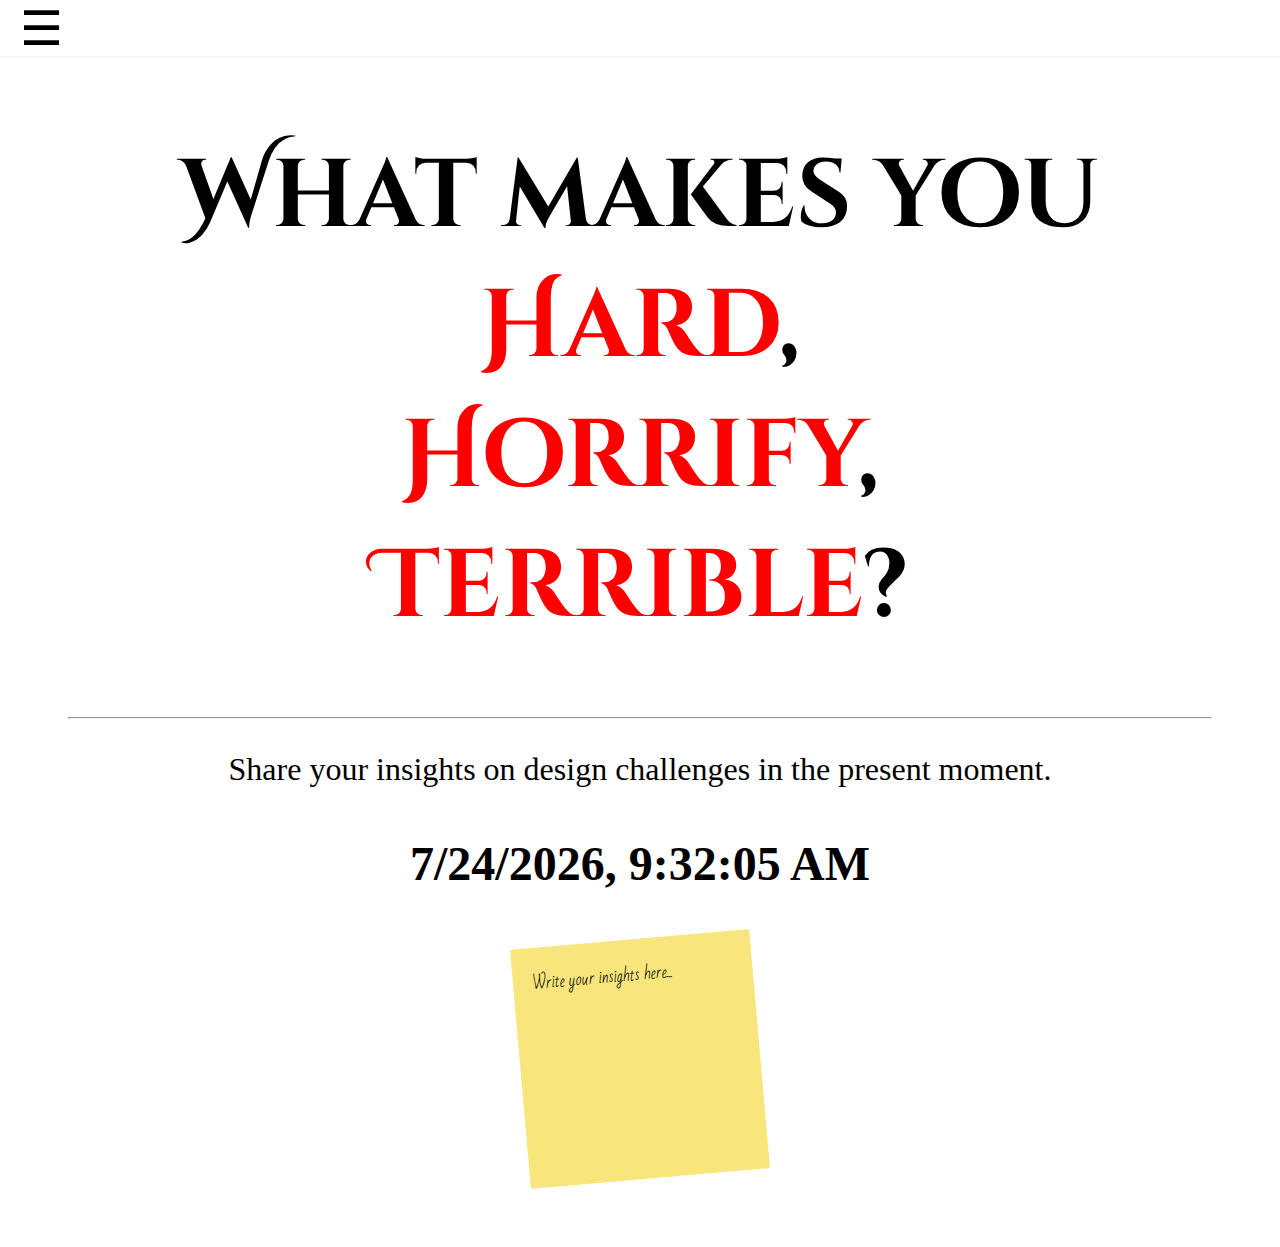
<file: index.html>
<!DOCTYPE html>
<html>
    <head>
        <meta charset="utf-8">
        <meta name="viewport" content="width=device-width, initial-scale=1" />     
        <link rel="stylesheet" href="common.css">
        <link rel="stylesheet" href="landing.css">
        <!--<link rel="stylesheet" href="direction-1.css">
        <link rel="stylesheet" href="direction-2.css">
        <link rel="stylesheet" href="direction-3.css">-->
        <title>What makes you Hard, Horrify, Terrible?</title>
    </head>
    <body>
        <nav class="navbar">
            <input type="checkbox" id="menutoggle" />
            <label for="menutoggle" class="hamburger">&#9776;</label>
            <ul class="menu">
              <li><p><a href="index.html">Home</a></p></li>
              <li><p><a href="hard.html">Hard</a></p></li>
              <li><p><a href="horrify.html">Horrify</a></p></li>
              <li><p><a href="terrible.html">Terrible</a></p></li>
            </ul>
        </nav>
        <div class="middle">
            <h1>What makes you<br>
                <a href="hard.html">Hard</a>,<br>
                <a href="horrify.html">Horrify</a>,<br>
                <a href="terrible.html">Terrible</a>?
            </h1>
        </div>
        
        <hr class="horizontal-line"></span>
        <p class="share">Share your insights on design challenges in the present moment.</p>
        <h3 id="datetime"></h3>
        
        <script> 
            function updateTime() {
            const now = new Date();
            const datetimeElement = document.getElementById('datetime');
                        
            datetimeElement.textContent = now.toLocaleString();
            }

            updateTime();
            setInterval(updateTime, 1000);
        </script>
        <div class="notespace">
            <div class="stickynote" contenteditable="true">
                Write your insights here...
            </div>
        </div>
    </body>
</html>
</file>
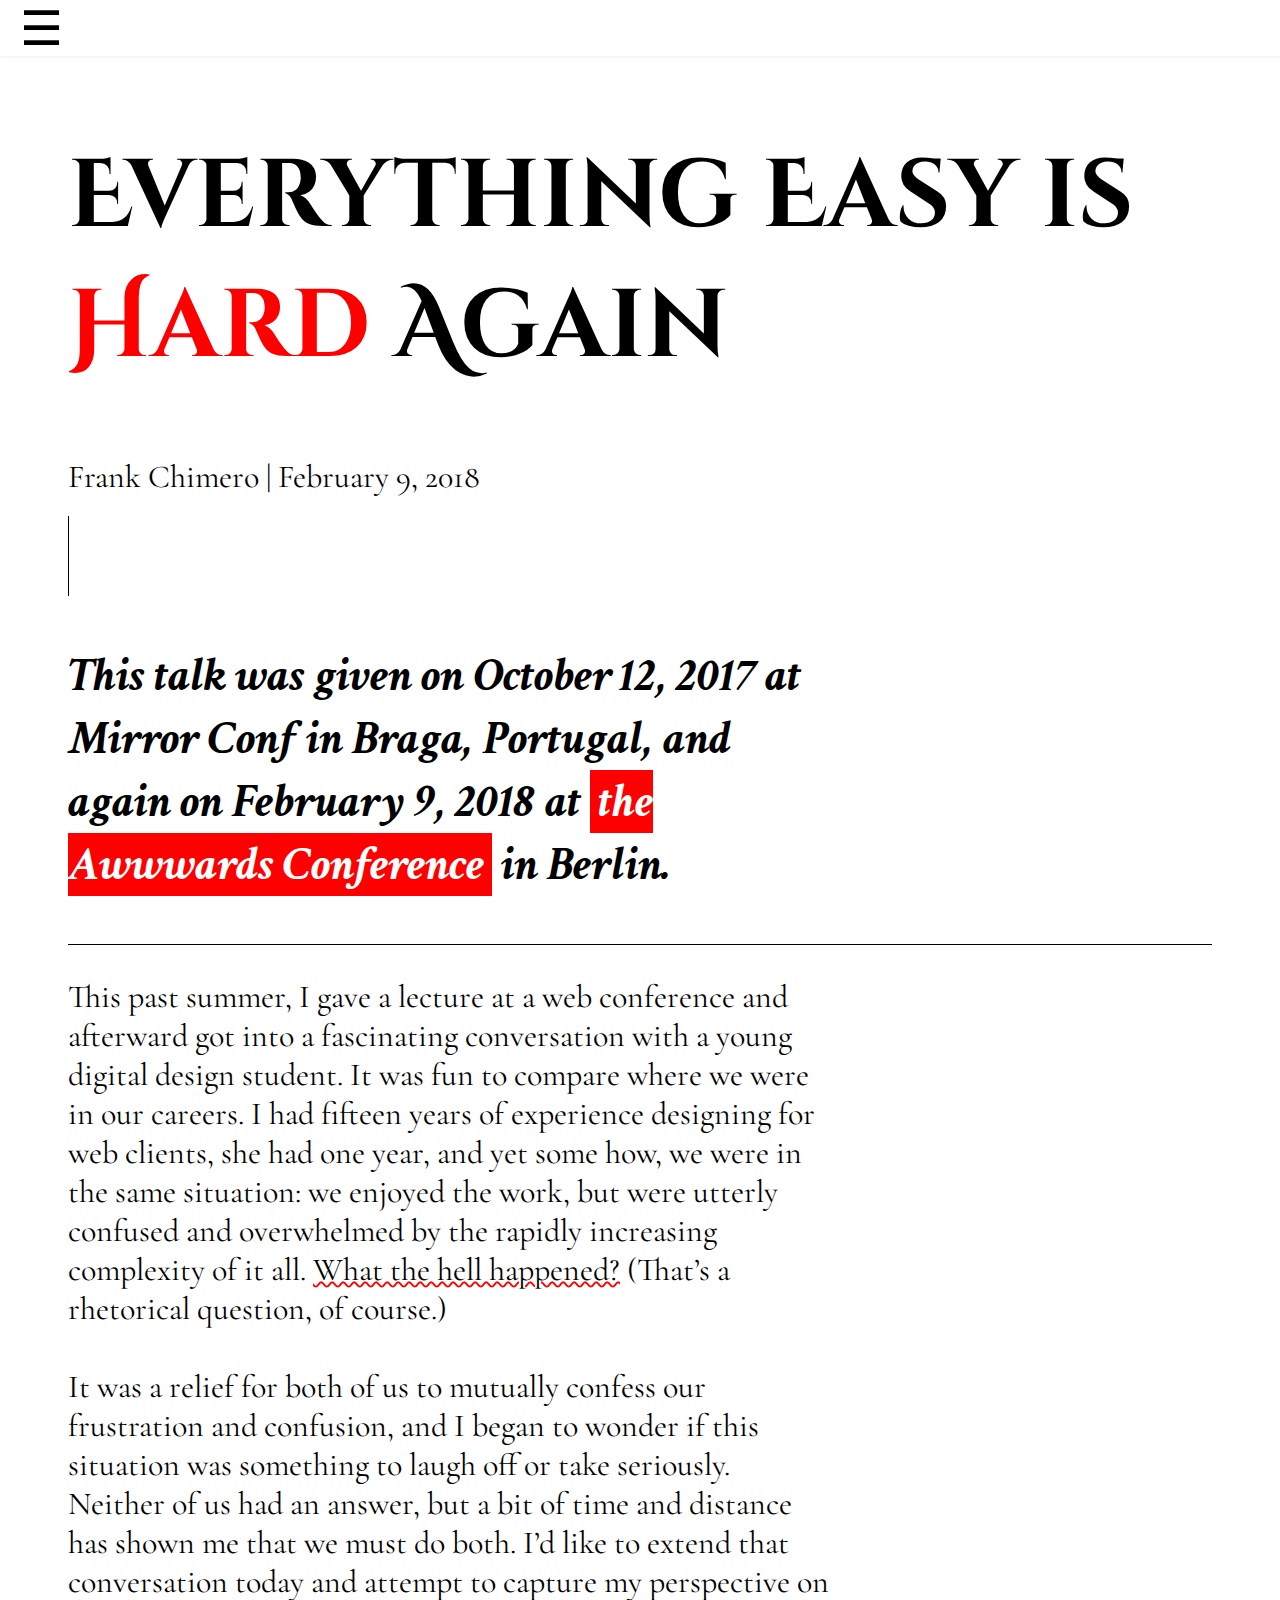
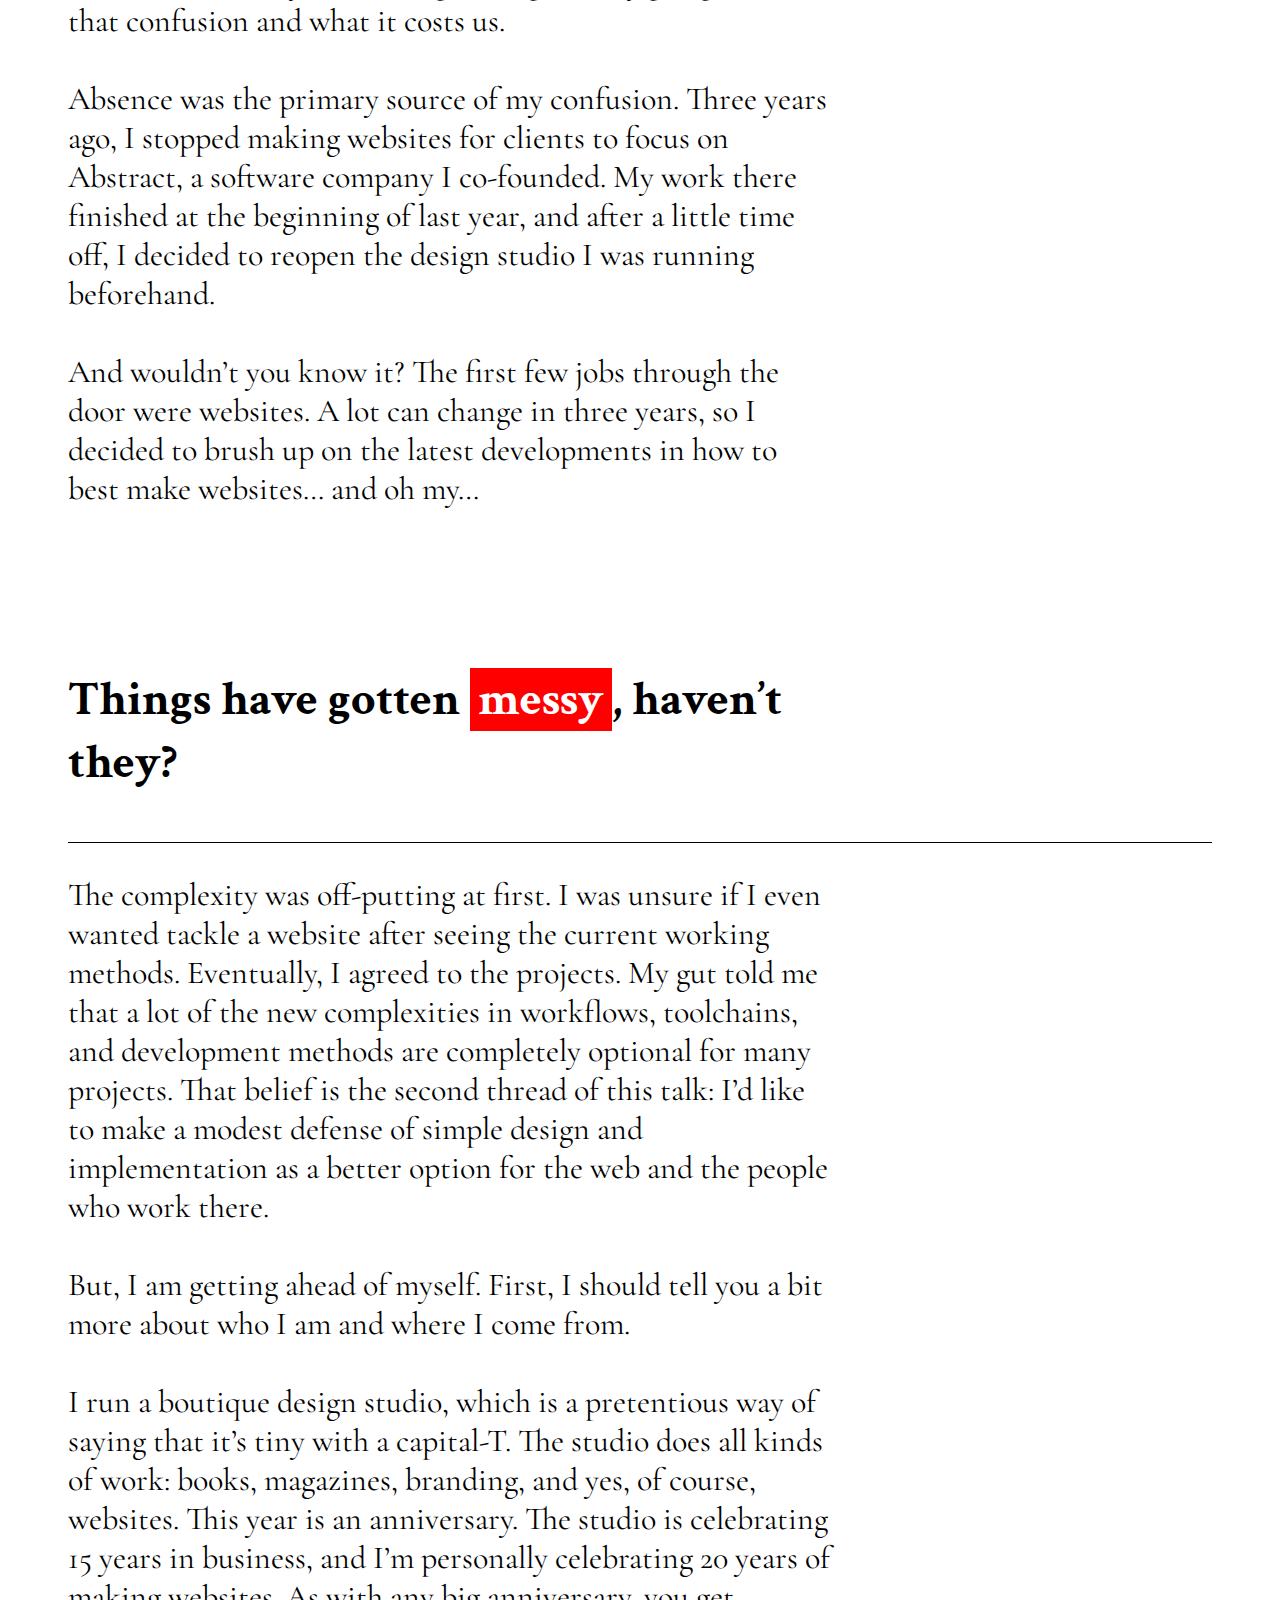
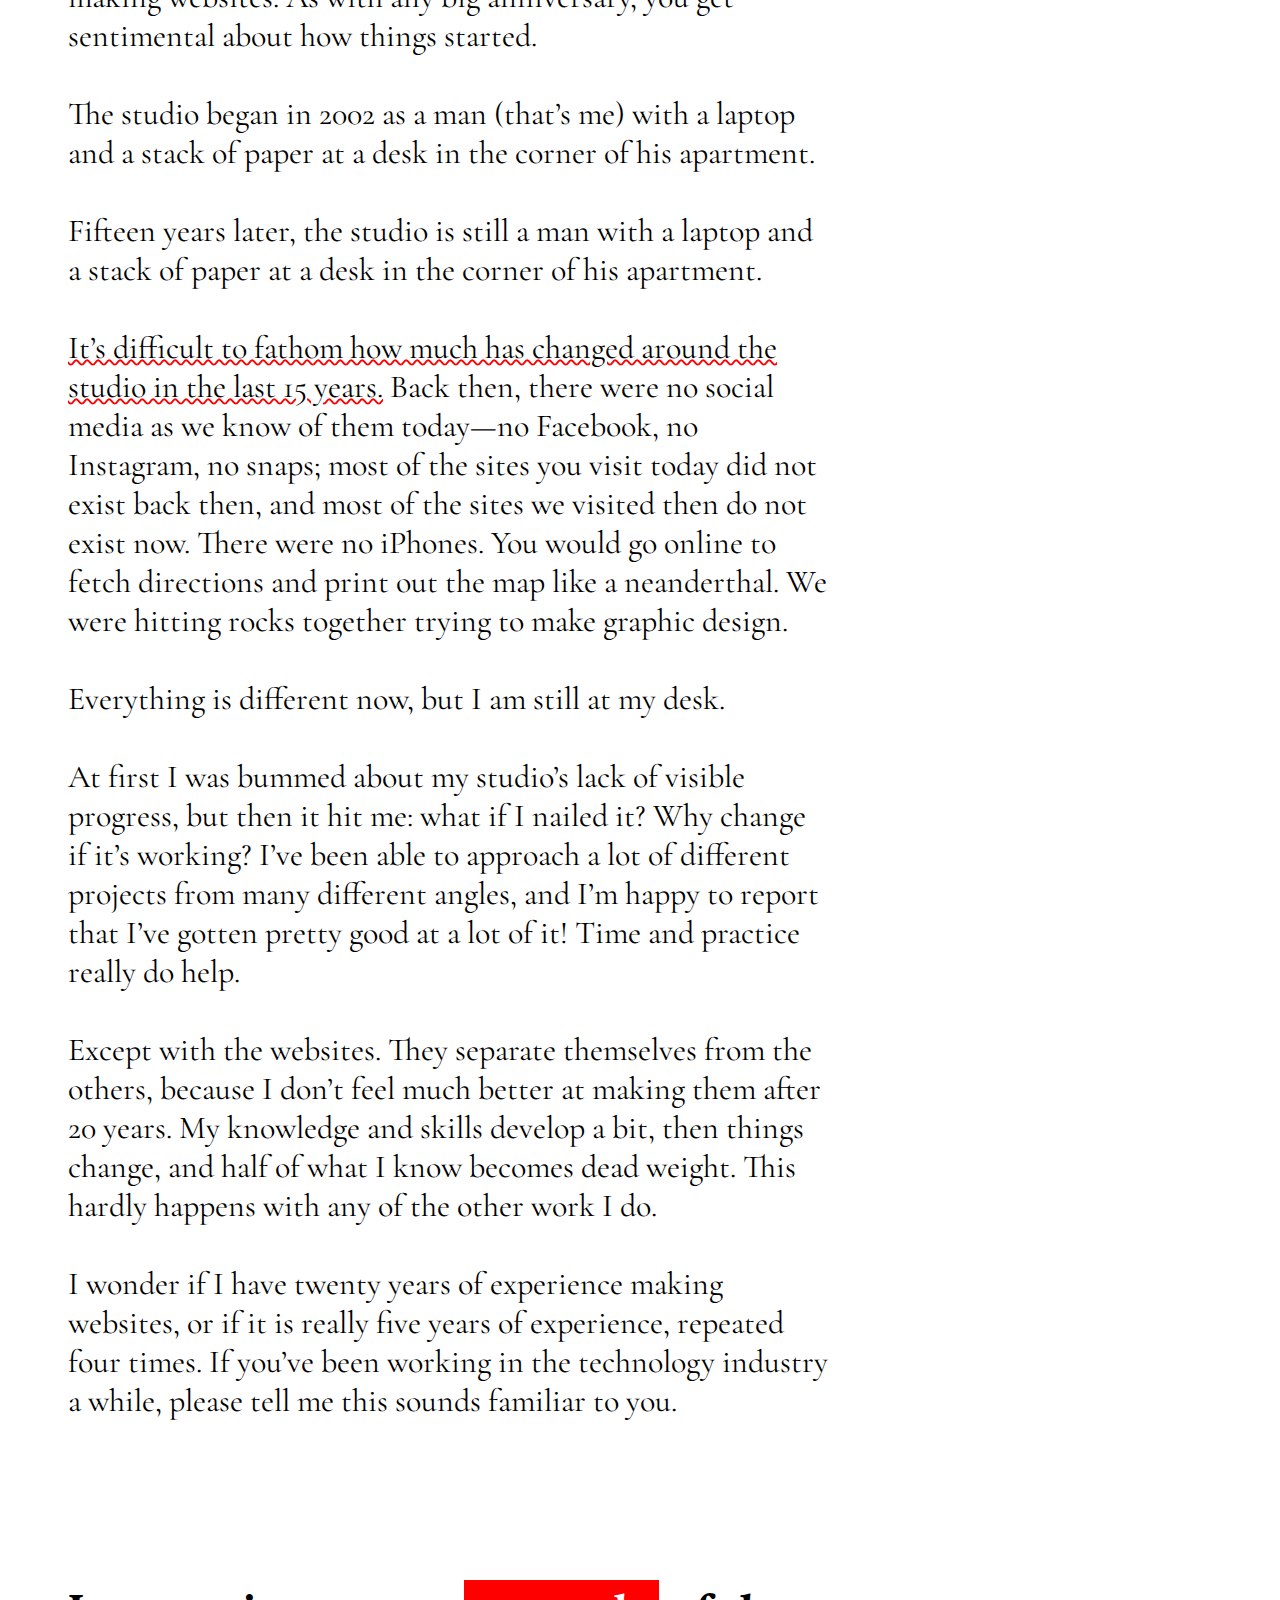
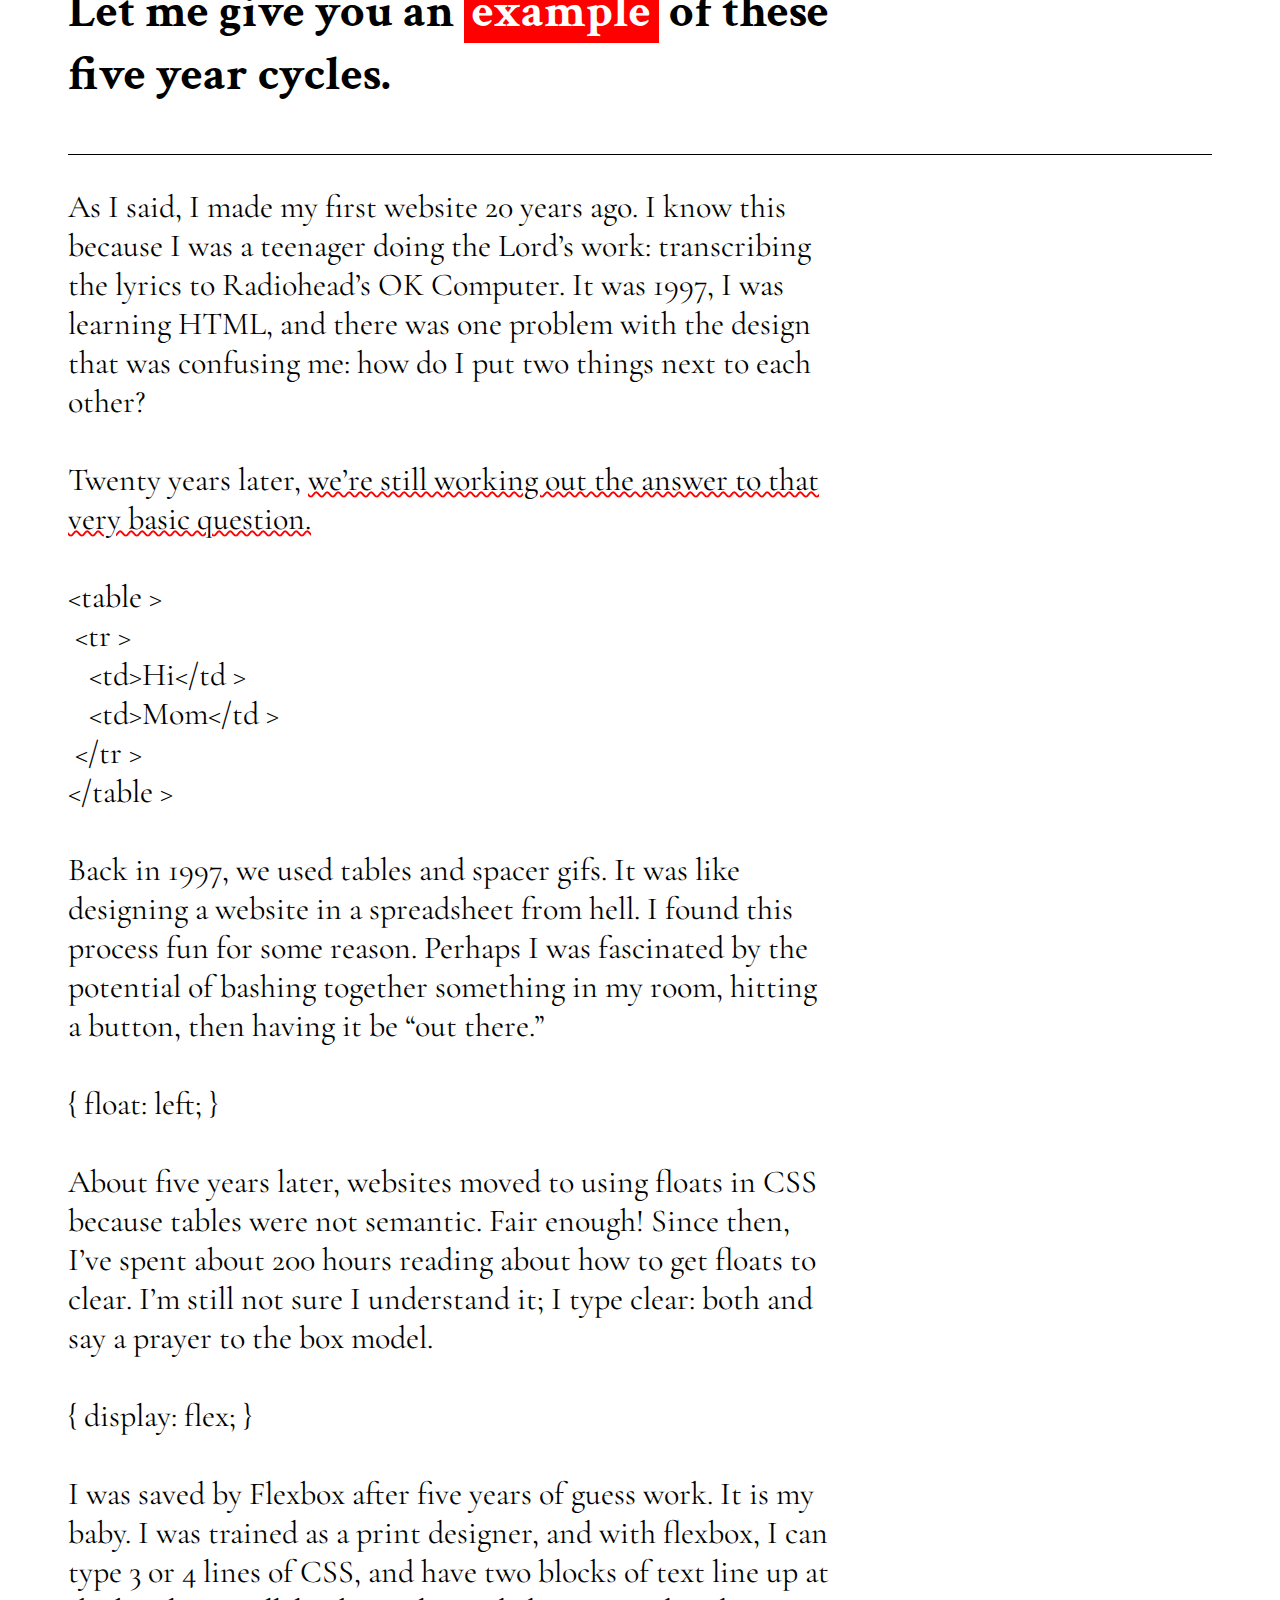
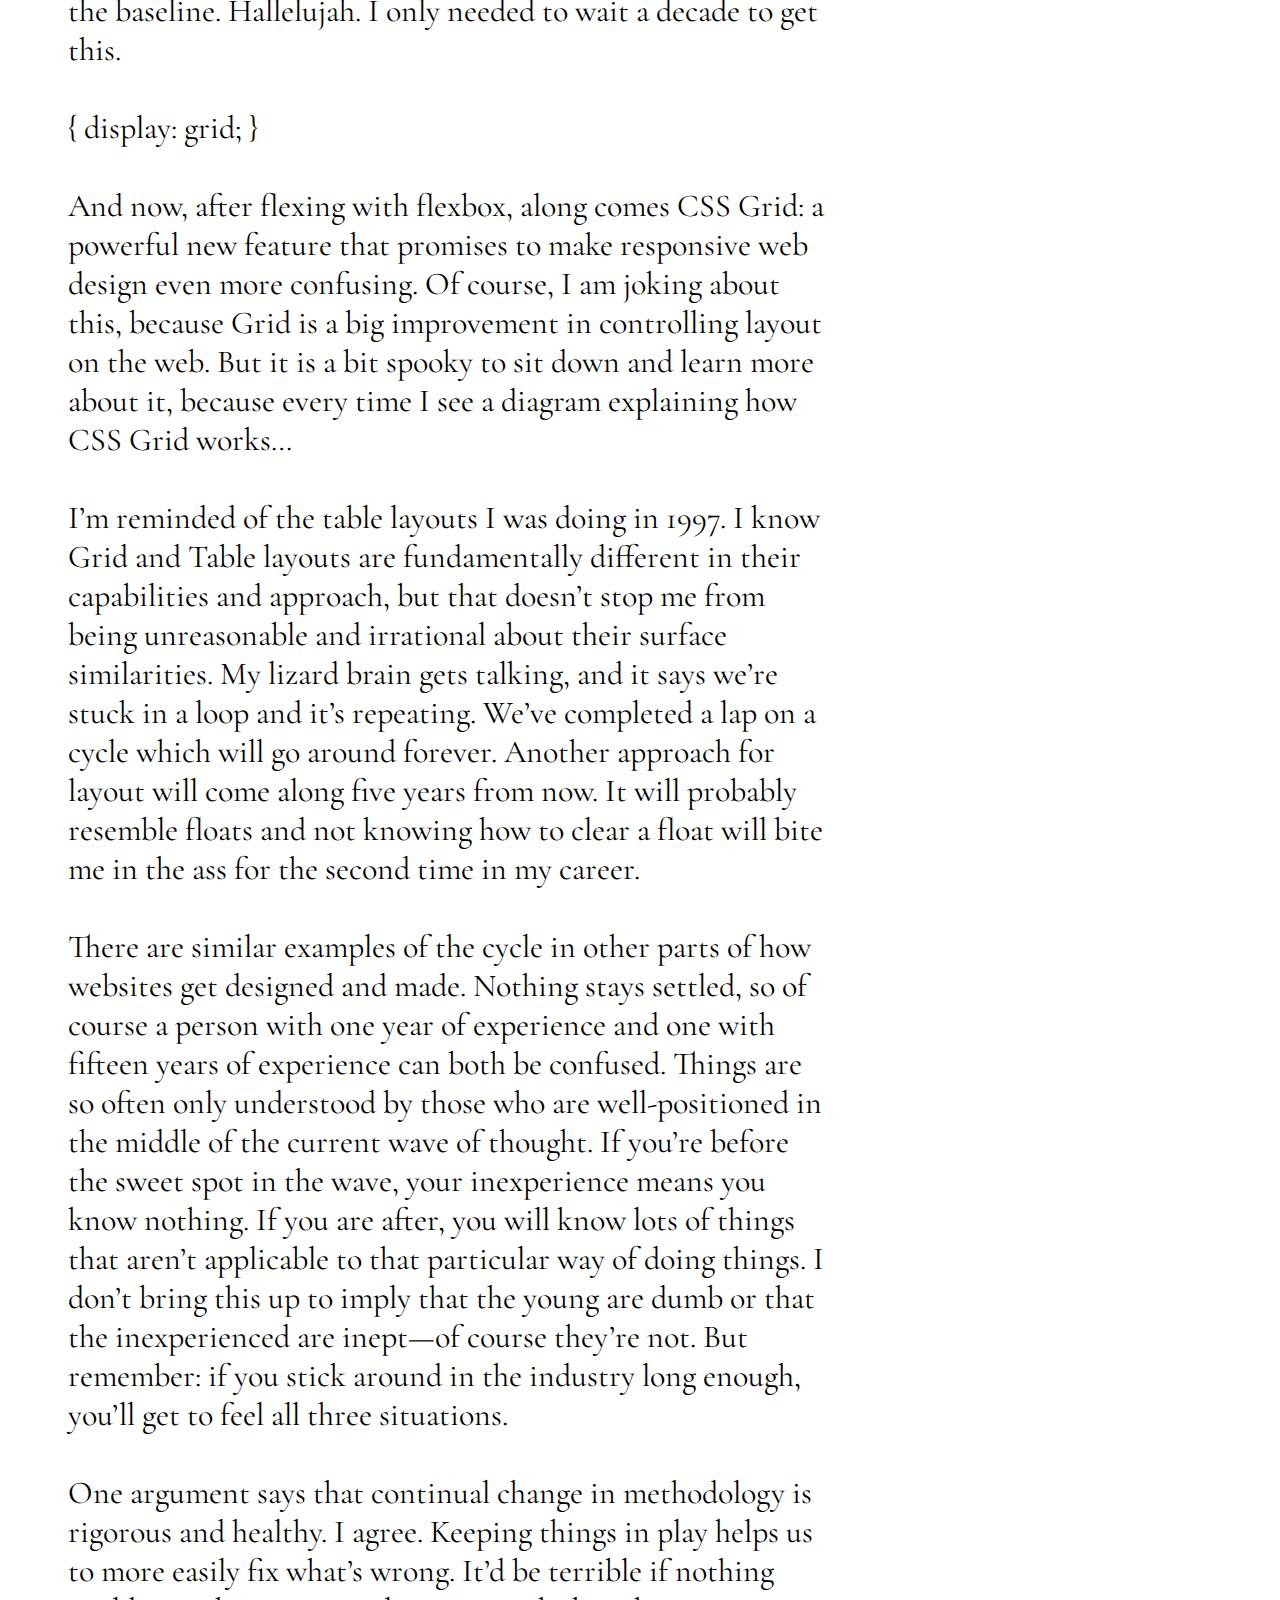
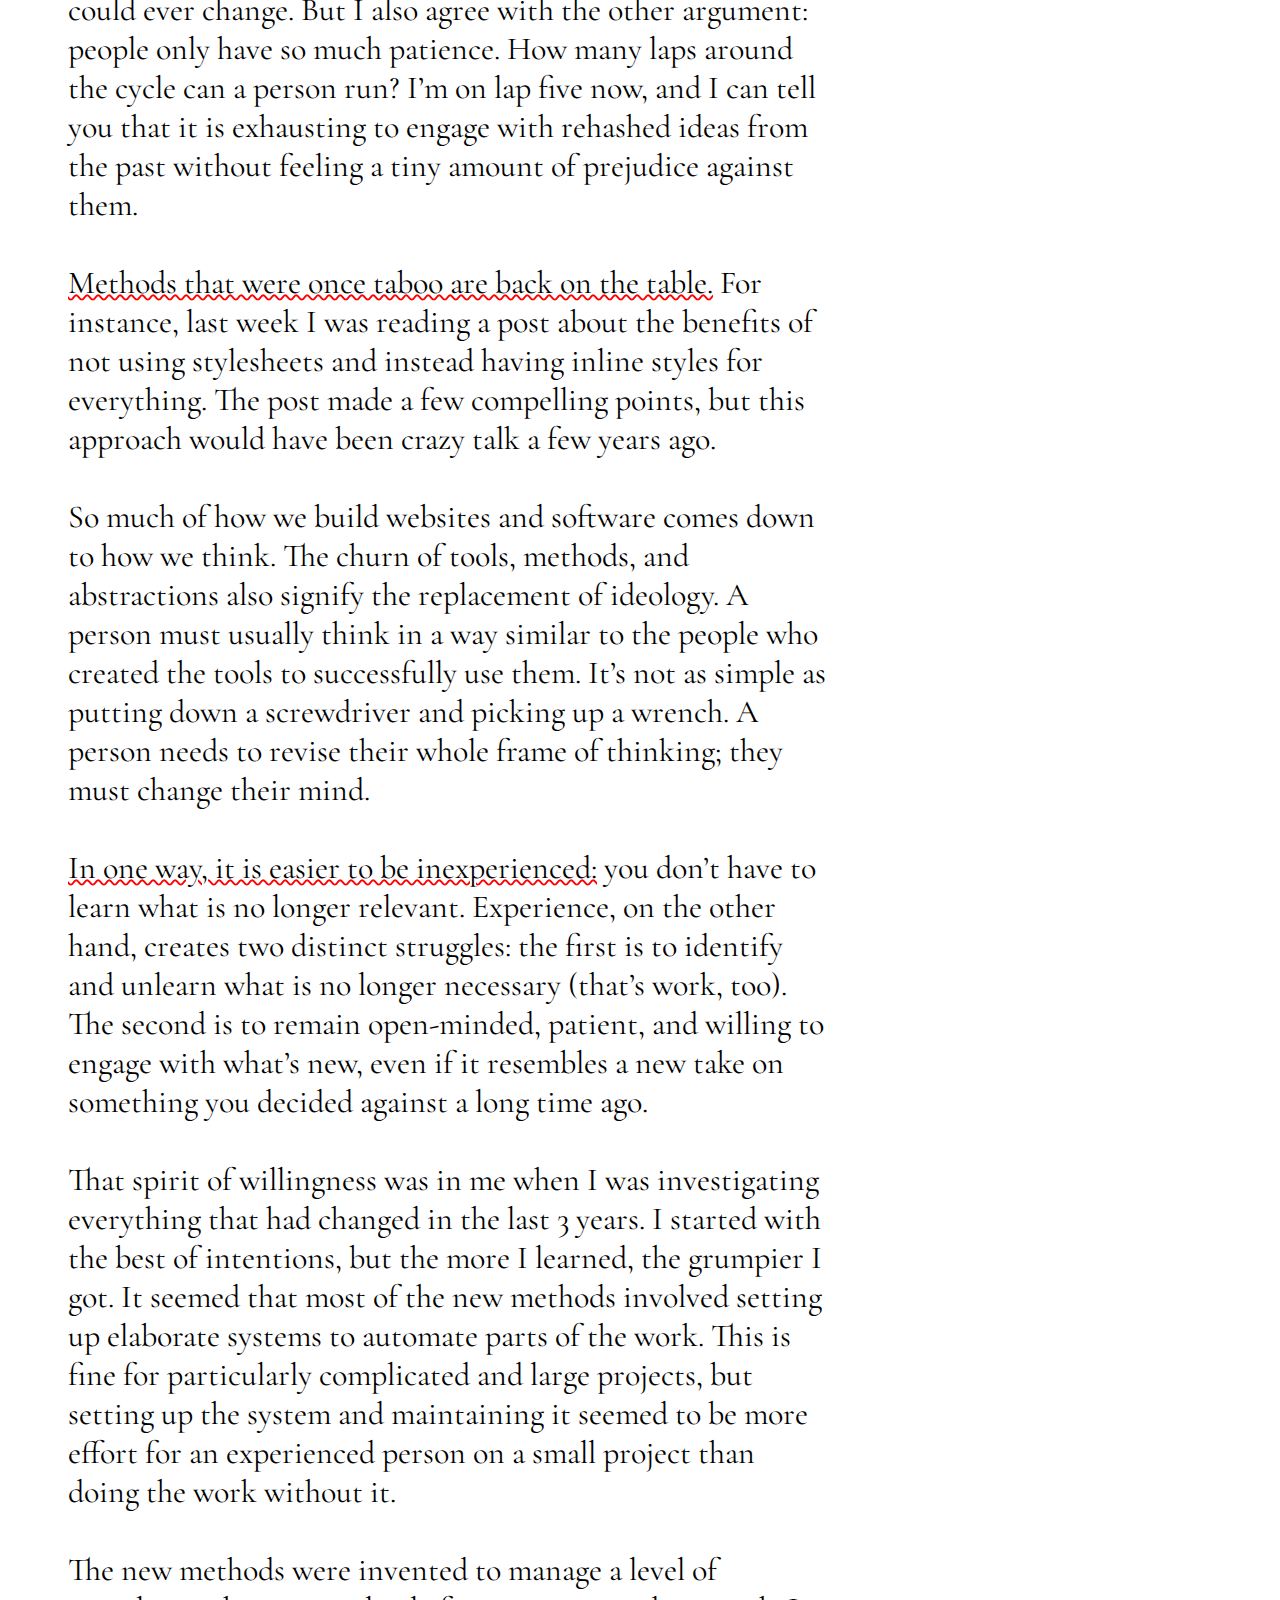
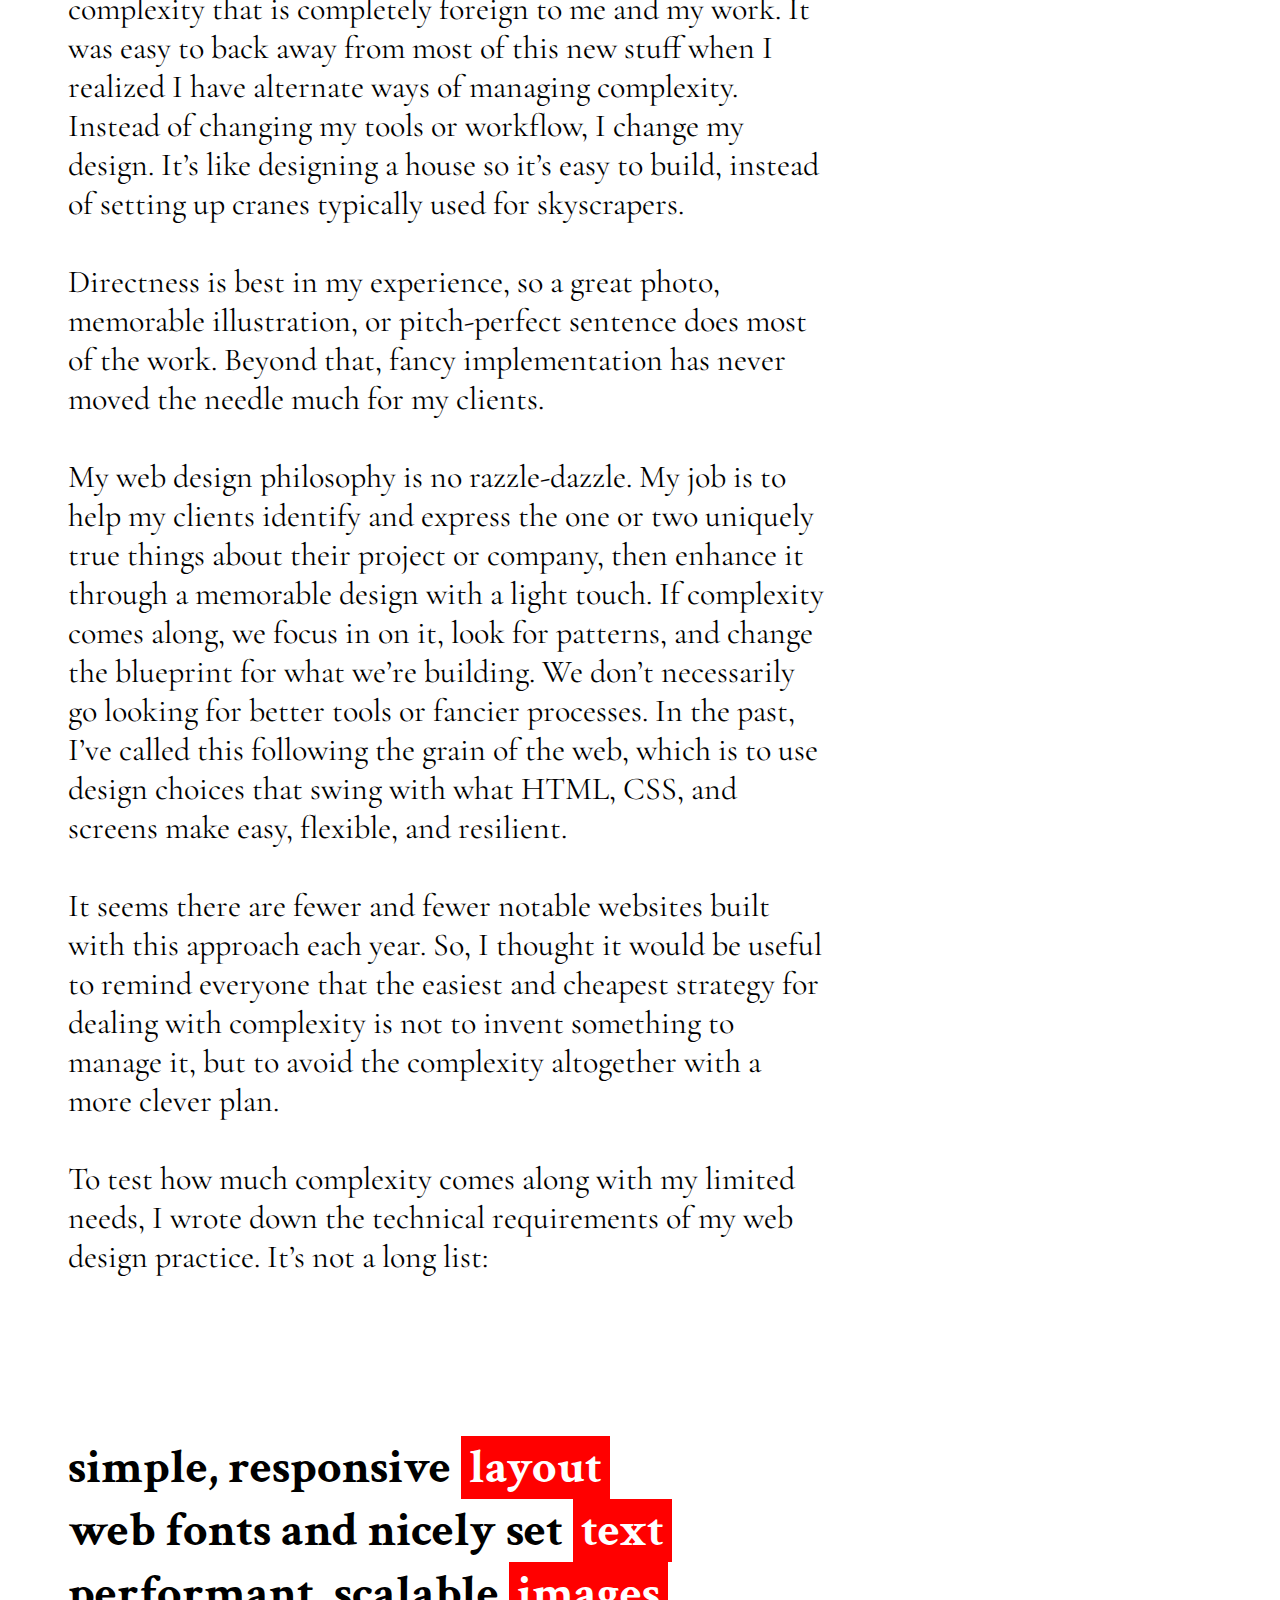
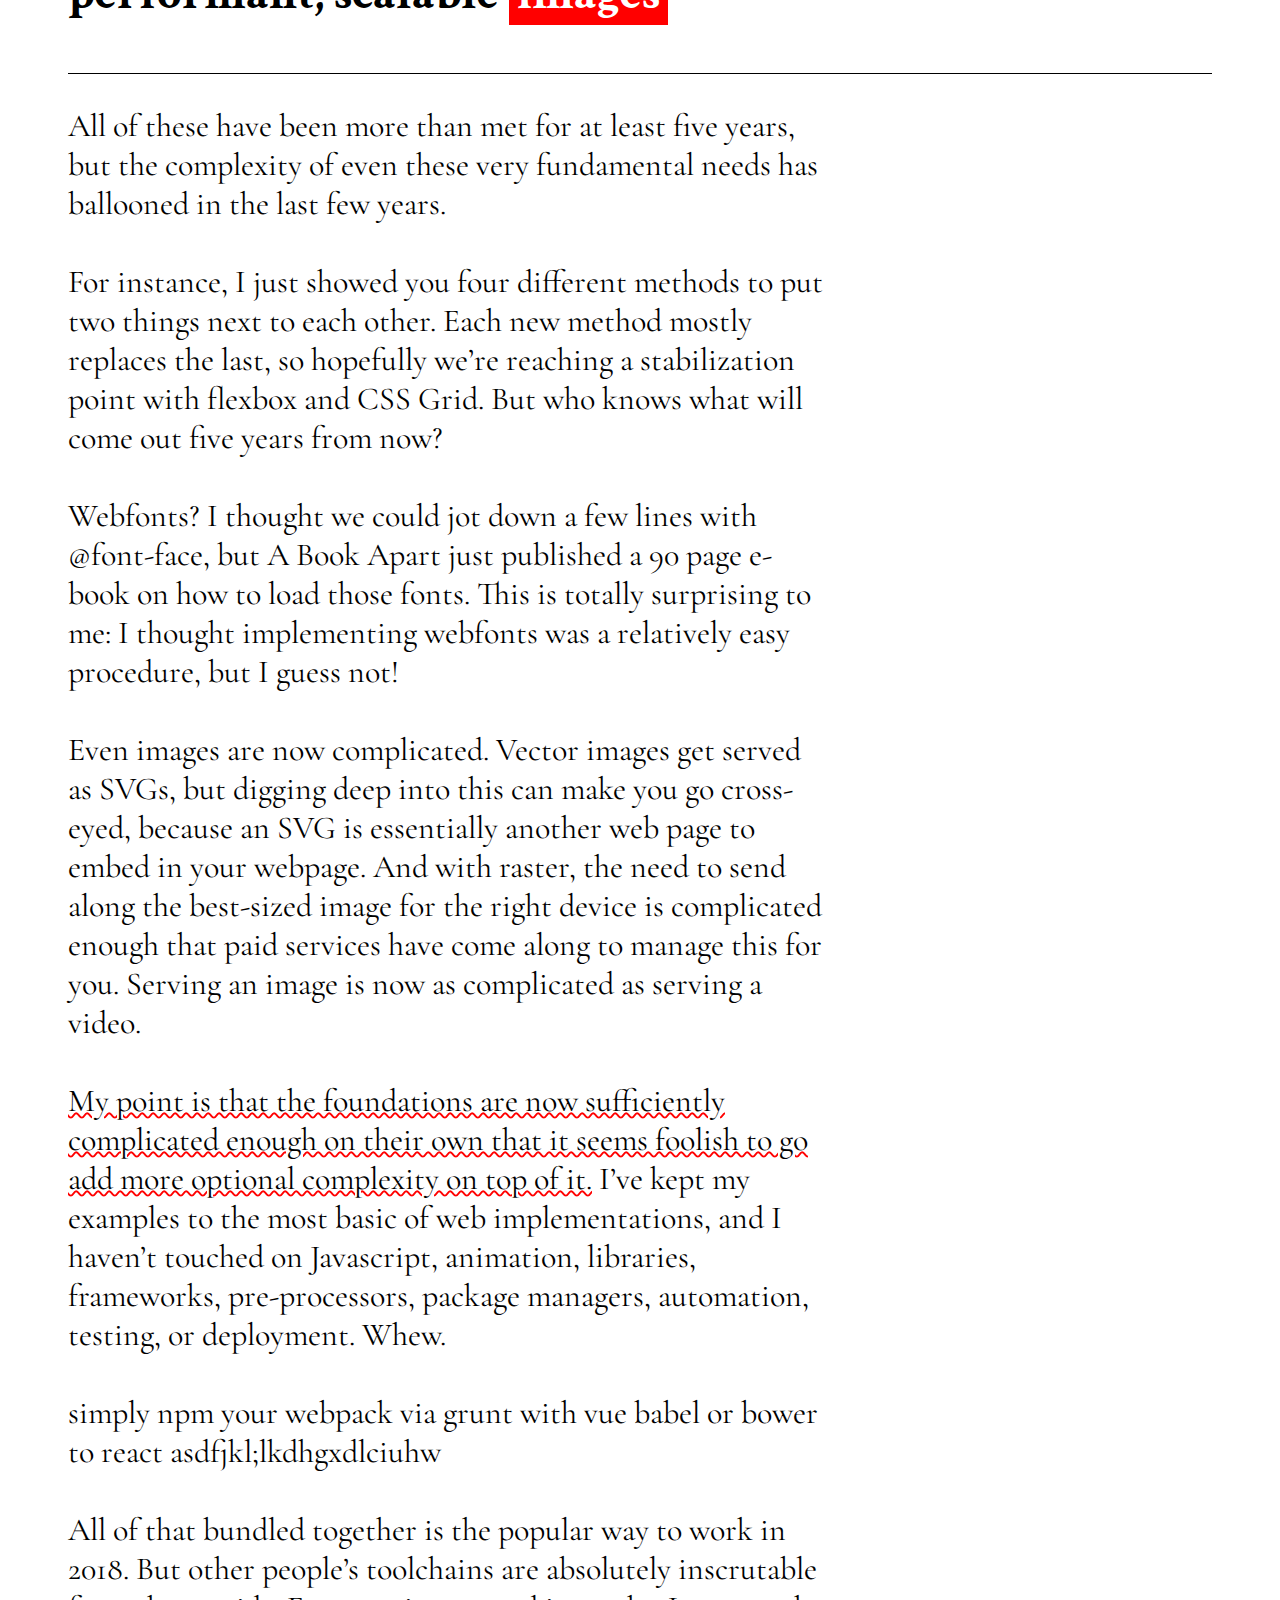
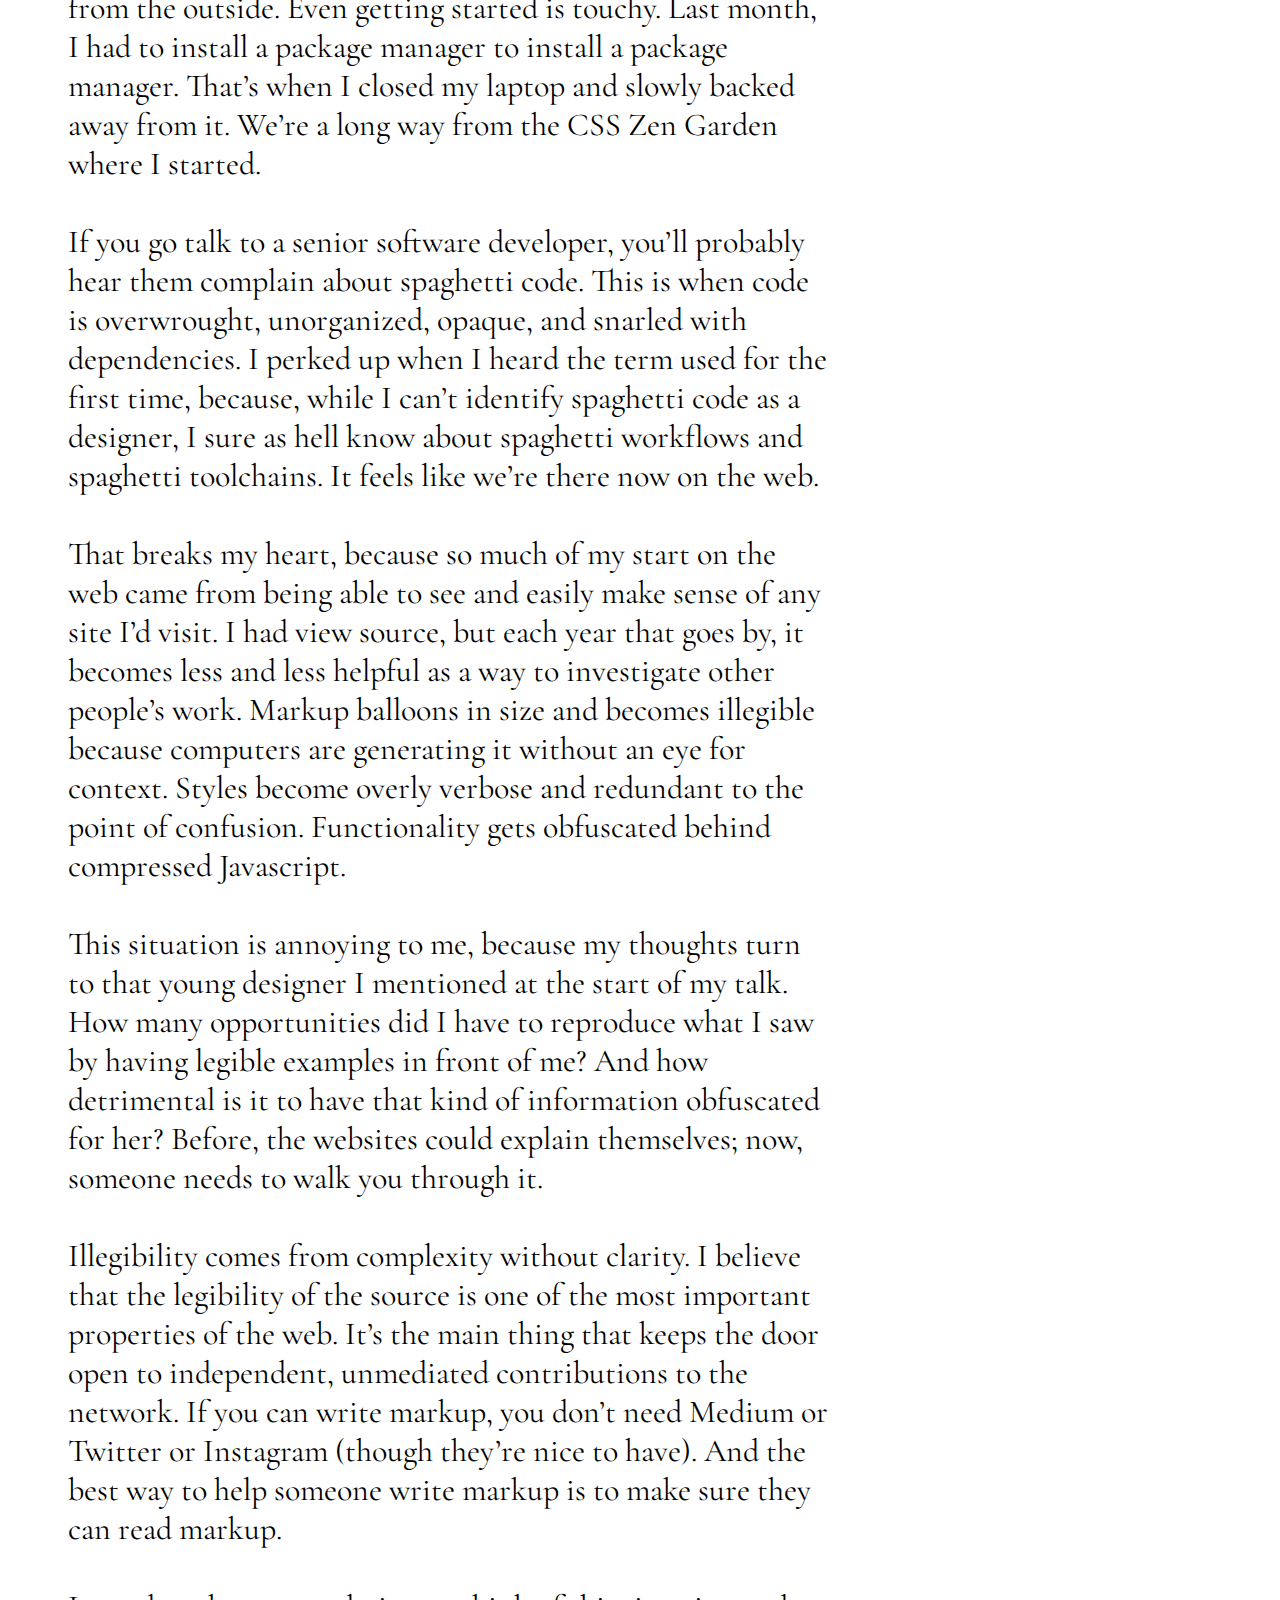
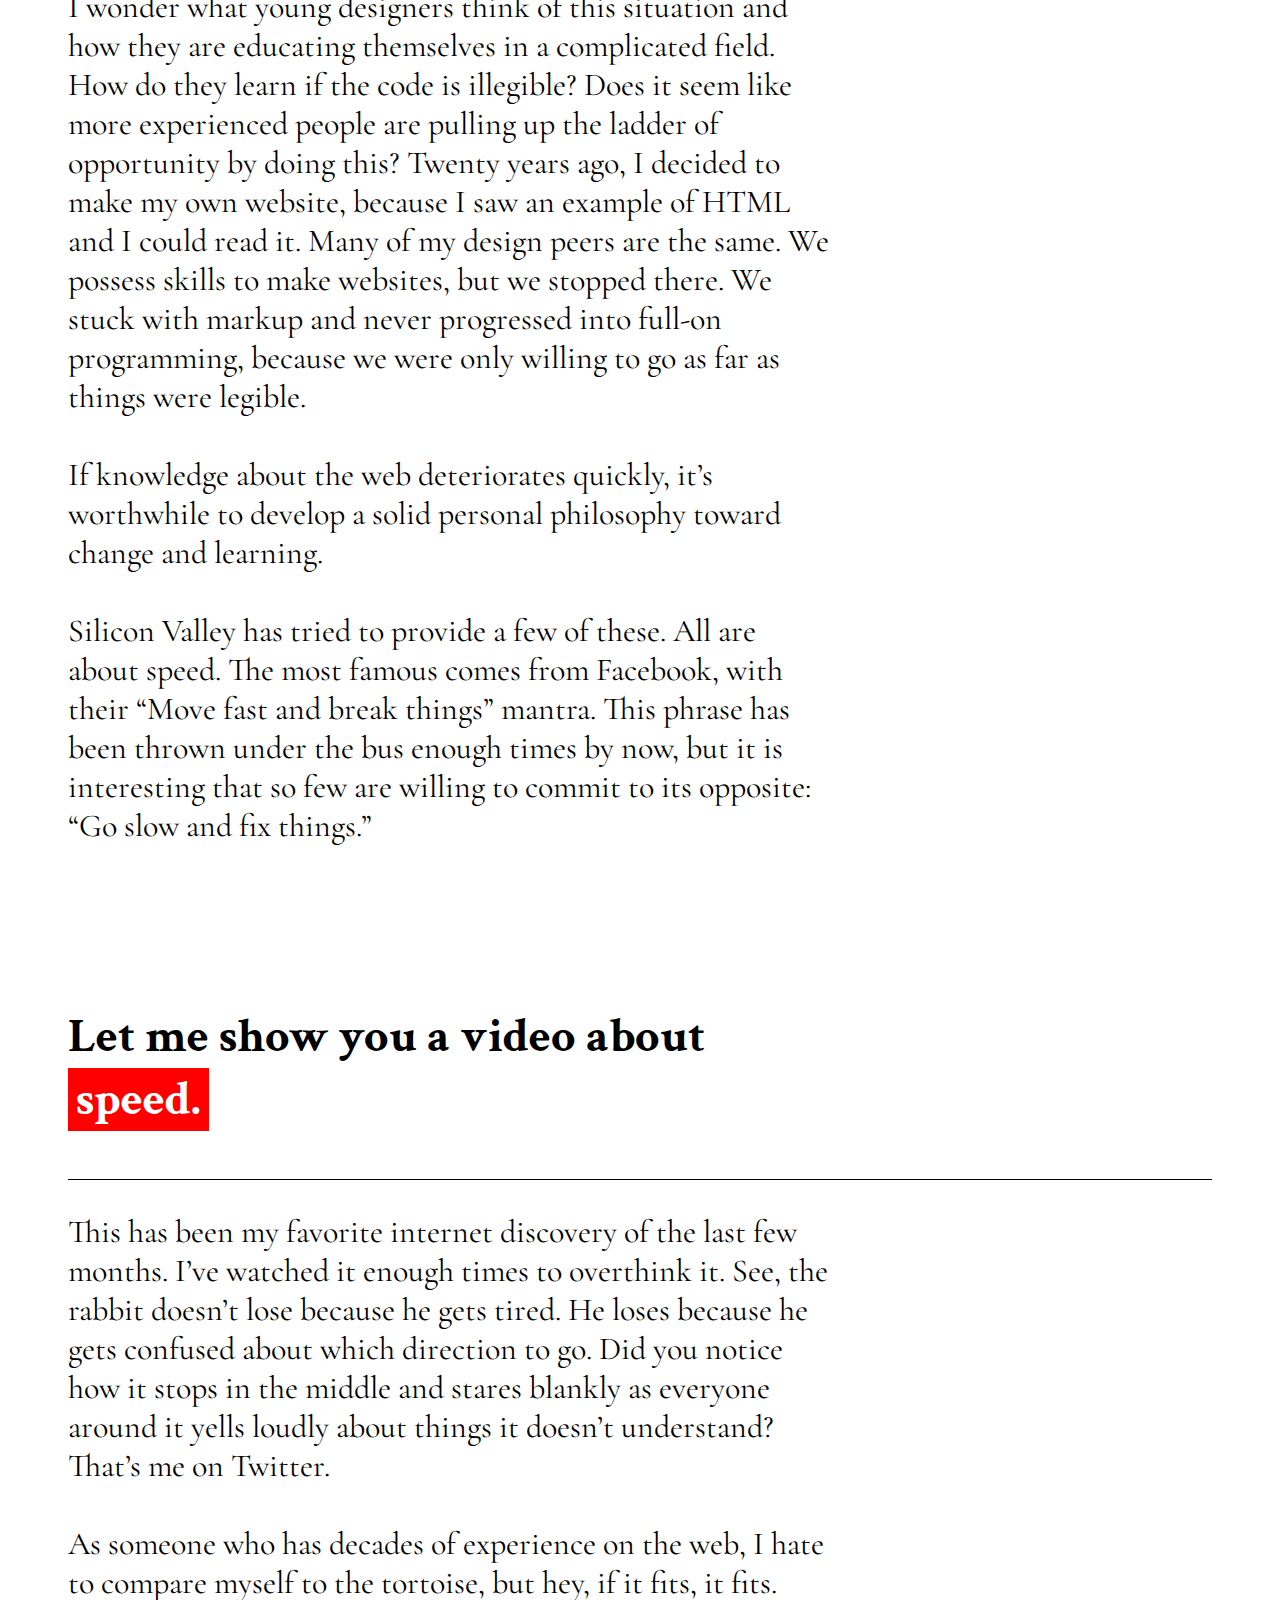
<file: hard.html>
<!DOCTYPE html>
<html>
    <head>
        <meta charset="utf-8">
        <meta name="viewport" content="width=device-width, initial-scale=1" />
        <link rel="stylesheet" href="common.css">
        <link rel="stylesheet" href="direction-3.css">
        <title>Everything Easy is Hard Again</title>
    </head>
    <body>
        <nav class="navbar">
            <input type="checkbox" id="menutoggle" />
            <label for="menutoggle" class="hamburger">&#9776;</label>
            <ul class="menu">
              <li><p><a href="index.html">Home</a></p></li>
              <li><p><a href="hard.html">Hard</a></p></li>
              <li><p><a href="horrify.html">Horrify</a></p></li>
              <li><p><a href="terrible.html">Terrible</a></p></li>
            </ul>
        </nav>
        <header>
        <h1><a href="https://frankchimero.com/blog/2018/everything-easy/" class="tooltip" title="See the original article" target="_blank">Everything Easy is <span class="horror">Hard</span> Again</a></h1>
        <p class="normalp">Frank Chimero | February 9, 2018</p>
        <div class="vertical-line"></div>
        <h3 id="headerh3">This talk was given on October 12, 2017 at Mirror Conf in Braga, Portugal, and again on February 9, 2018 at <span class="red">the Awwwards Conference</span> in Berlin.</h3>
        </header>
        <hr class="horizontal-line"></span>
        <section>
        <p>
            This past summer, I gave a lecture at a web conference and afterward got into a fascinating conversation with a young digital design student. It was fun to compare where we were in our careers. I had fifteen years of experience designing for web clients, she had one year, and yet some how, we were in the same situation: we enjoyed the work, but were utterly confused and overwhelmed by the rapidly increasing complexity of it all. <span class="redunderline">What the hell happened?</span> (That’s a rhetorical question, of course.) <br><br>

            It was a relief for both of us to mutually confess our frustration and confusion, and I began to wonder if this situation was something to laugh off or take seriously. Neither of us had an answer, but a bit of time and distance has shown me that we must do both. I’d like to extend that conversation today and attempt to capture my perspective on that confusion and what it costs us. <br><br>

            Absence was the primary source of my confusion. Three years ago, I stopped making websites for clients to focus on Abstract, a software company I co-founded. My work there finished at the beginning of last year, and after a little time off, I decided to reopen the design studio I was running beforehand.<br><br>

            And wouldn’t you know it? The first few jobs through the door were websites. A lot can change in three years, so I decided to brush up on the latest developments in how to best make websites… and oh my…
        </p>
        
        <h3>Things have gotten <span class="red">messy</span>, haven’t they?</h3>
        <hr class="horizontal-line"></span>
        <p>
            The complexity was off-putting at first. I was unsure if I even wanted tackle a website after seeing the current working methods. Eventually, I agreed to the projects. My gut told me that a lot of the new complexities in workflows, toolchains, and development methods are completely optional for many projects. That belief is the second thread of this talk: I’d like to make a modest defense of simple design and implementation as a better option for the web and the people who work there.<br><br>

            But, I am getting ahead of myself. First, I should tell you a bit more about who I am and where I come from.<br><br>
            I run a boutique design studio, which is a pretentious way of saying that it’s tiny with a capital-T. The studio does all kinds of work: books, magazines, branding, and yes, of course, websites. This year is an anniversary. The studio is celebrating 15 years in business, and I’m personally celebrating 20 years of making websites. As with any big anniversary, you get sentimental about how things started.<br><br>

            The studio began in 2002 as a man (that’s me) with a laptop and a stack of paper at a desk in the corner of his apartment.<br><br>

            Fifteen years later, the studio is still a man with a laptop and a stack of paper at a desk in the corner of his apartment.<br><br>

            <span class="redunderline">It’s difficult to fathom how much has changed around the studio in the last 15 years.</span> Back then, there were no social media as we know of them today—no Facebook, no Instagram, no snaps; most of the sites you visit today did not exist back then, and most of the sites we visited then do not exist now. There were no iPhones. You would go online to fetch directions and print out the map like a neanderthal. We were hitting rocks together trying to make graphic design.<br><br>

            Everything is different now, but I am still at my desk.<br><br>

            At first I was bummed about my studio’s lack of visible progress, but then it hit me: what if I nailed it? Why change if it’s working? I’ve been able to approach a lot of different projects from many different angles, and I’m happy to report that I’ve gotten pretty good at a lot of it! Time and practice really do help.<br><br>

            Except with the websites. They separate themselves from the others, because I don’t feel much better at making them after 20 years. My knowledge and skills develop a bit, then things change, and half of what I know becomes dead weight. This hardly happens with any of the other work I do.<br><br>

            I wonder if I have twenty years of experience making websites, or if it is really five years of experience, repeated four times. If you’ve been working in the technology industry a while, please tell me this sounds familiar to you.
        </p>
        
        <h3>Let me give you an <span class="red">example</span> of these five year cycles.</h3>
        <hr class="horizontal-line"></span>
        <p>
            As I said, I made my first website 20 years ago. I know this because I was a teenager doing the Lord’s work: transcribing the lyrics to Radiohead’s OK Computer. It was 1997, I was learning HTML, and there was one problem with the design that was confusing me: how do I put two things next to each other?<br><br>

            Twenty years later, <span class="redunderline">we’re still working out the answer to that very basic question.</span><br><br>

            &lt;table &gt;<br>
            &nbsp;&lt;tr &gt;<br>
            &nbsp; &nbsp;&lt;td>Hi&lt;/td &gt;<br>
            &nbsp; &nbsp;&lt;td>Mom&lt;/td &gt;<br>
            &nbsp;&lt;/tr &gt;<br>
            &lt;/table &gt;<br><br>
            Back in 1997, we used tables and spacer gifs. It was like designing a website in a spreadsheet from hell. I found this process fun for some reason. Perhaps I was fascinated by the potential of bashing together something in my room, hitting a button, then having it be “out there.”<br><br>

            { float: left; }<br><br>
            About five years later, websites moved to using floats in CSS because tables were not semantic. Fair enough! Since then, I’ve spent about 200 hours reading about how to get floats to clear. I’m still not sure I understand it; I type clear: both and say a prayer to the box model.<br><br>

            { display: flex; }<br><br>
            I was saved by Flexbox after five years of guess work. It is my baby. I was trained as a print designer, and with flexbox, I can type 3 or 4 lines of CSS, and have two blocks of text line up at the baseline. Hallelujah. I only needed to wait a decade to get this.<br><br>

            { display: grid; }<br><br>
            And now, after flexing with flexbox, along comes CSS Grid: a powerful new feature that promises to make responsive web design even more confusing. Of course, I am joking about this, because Grid is a big improvement in controlling layout on the web. But it is a bit spooky to sit down and learn more about it, because every time I see a diagram explaining how CSS Grid works…<br><br>
            I’m reminded of the table layouts I was doing in 1997. I know Grid and Table layouts are fundamentally different in their capabilities and approach, but that doesn’t stop me from being unreasonable and irrational about their surface similarities. My lizard brain gets talking, and it says we’re stuck in a loop and it’s repeating. We’ve completed a lap on a cycle which will go around forever. Another approach for layout will come along five years from now. It will probably resemble floats and not knowing how to clear a float will bite me in the ass for the second time in my career.<br><br>

            There are similar examples of the cycle in other parts of how websites get designed and made. Nothing stays settled, so of course a person with one year of experience and one with fifteen years of experience can both be confused. Things are so often only understood by those who are well-positioned in the middle of the current wave of thought. If you’re before the sweet spot in the wave, your inexperience means you know nothing. If you are after, you will know lots of things that aren’t applicable to that particular way of doing things. I don’t bring this up to imply that the young are dumb or that the inexperienced are inept—of course they’re not. But remember: if you stick around in the industry long enough, you’ll get to feel all three situations.<br><br>

            One argument says that continual change in methodology is rigorous and healthy. I agree. Keeping things in play helps us to more easily fix what’s wrong. It’d be terrible if nothing could ever change. But I also agree with the other argument: people only have so much patience. How many laps around the cycle can a person run? I’m on lap five now, and I can tell you that it is exhausting to engage with rehashed ideas from the past without feeling a tiny amount of prejudice against them.<br><br>

            <span class="redunderline">Methods that were once taboo are back on the table.</span> For instance, last week I was reading a post about the benefits of not using stylesheets and instead having inline styles for everything. The post made a few compelling points, but this approach would have been crazy talk a few years ago.<br><br>

            So much of how we build websites and software comes down to how we think. The churn of tools, methods, and abstractions also signify the replacement of ideology. A person must usually think in a way similar to the people who created the tools to successfully use them. It’s not as simple as putting down a screwdriver and picking up a wrench. A person needs to revise their whole frame of thinking; they must change their mind.<br><br>

            <span class="redunderline">In one way, it is easier to be inexperienced:</span> you don’t have to learn what is no longer relevant. Experience, on the other hand, creates two distinct struggles: the first is to identify and unlearn what is no longer necessary (that’s work, too). The second is to remain open-minded, patient, and willing to engage with what’s new, even if it resembles a new take on something you decided against a long time ago.<br><br>

            That spirit of willingness was in me when I was investigating everything that had changed in the last 3 years. I started with the best of intentions, but the more I learned, the grumpier I got. It seemed that most of the new methods involved setting up elaborate systems to automate parts of the work. This is fine for particularly complicated and large projects, but setting up the system and maintaining it seemed to be more effort for an experienced person on a small project than doing the work without it.<br><br>

            The new methods were invented to manage a level of complexity that is completely foreign to me and my work. It was easy to back away from most of this new stuff when I realized I have alternate ways of managing complexity. Instead of changing my tools or workflow, I change my design. It’s like designing a house so it’s easy to build, instead of setting up cranes typically used for skyscrapers.<br><br>

            Directness is best in my experience, so a great photo, memorable illustration, or pitch-perfect sentence does most of the work. Beyond that, fancy implementation has never moved the needle much for my clients.<br><br>

            My web design philosophy is no razzle-dazzle. My job is to help my clients identify and express the one or two uniquely true things about their project or company, then enhance it through a memorable design with a light touch. If complexity comes along, we focus in on it, look for patterns, and change the blueprint for what we’re building. We don’t necessarily go looking for better tools or fancier processes. In the past, I’ve called this following the grain of the web, which is to use design choices that swing with what HTML, CSS, and screens make easy, flexible, and resilient.<br><br>

            It seems there are fewer and fewer notable websites built with this approach each year. So, I thought it would be useful to remind everyone that the easiest and cheapest strategy for dealing with complexity is not to invent something to manage it, but to avoid the complexity altogether with a more clever plan.<br><br>

            To test how much complexity comes along with my limited needs, I wrote down the technical requirements of my web design practice. It’s not a long list:


        </p>
        
        <h3>simple, responsive <span class="red">layout</span><br>
            web fonts and nicely set <span class="red">text</span><br>
            performant, scalable <span class="red">images</span></h3>
        <hr class="horizontal-line"></span>
        <p>
            All of these have been more than met for at least five years, but the complexity of even these very fundamental needs has ballooned in the last few years.<br><br>

            For instance, I just showed you four different methods to put two things next to each other. Each new method mostly replaces the last, so hopefully we’re reaching a stabilization point with flexbox and CSS Grid. But who knows what will come out five years from now?<br><br>

            Webfonts? I thought we could jot down a few lines with @font-face, but A Book Apart just published a 90 page e-book on how to load those fonts. This is totally surprising to me: I thought implementing webfonts was a relatively easy procedure, but I guess not!<br><br>

            Even images are now complicated. Vector images get served as SVGs, but digging deep into this can make you go cross-eyed, because an SVG is essentially another web page to embed in your webpage. And with raster, the need to send along the best-sized image for the right device is complicated enough that paid services have come along to manage this for you. Serving an image is now as complicated as serving a video.<br><br>

            <span class="redunderline">My point is that the foundations are now sufficiently complicated enough on their own that it seems foolish to go add more optional complexity on top of it.</span> I’ve kept my examples to the most basic of web implementations, and I haven’t touched on Javascript, animation, libraries, frameworks, pre-processors, package managers, automation, testing, or deployment. Whew.<br><br>

            simply npm your webpack via grunt with vue babel or bower to react asdfjkl;lkdhgxdlciuhw<br><br>

            All of that bundled together is the popular way to work in 2018. But other people’s toolchains are absolutely inscrutable from the outside. Even getting started is touchy. Last month, I had to install a package manager to install a package manager. That’s when I closed my laptop and slowly backed away from it. We’re a long way from the CSS Zen Garden where I started.<br><br>

            If you go talk to a senior software developer, you’ll probably hear them complain about spaghetti code. This is when code is overwrought, unorganized, opaque, and snarled with dependencies. I perked up when I heard the term used for the first time, because, while I can’t identify spaghetti code as a designer, I sure as hell know about spaghetti workflows and spaghetti toolchains. It feels like we’re there now on the web.<br><br>

            That breaks my heart, because so much of my start on the web came from being able to see and easily make sense of any site I’d visit. I had view source, but each year that goes by, it becomes less and less helpful as a way to investigate other people’s work. Markup balloons in size and becomes illegible because computers are generating it without an eye for context. Styles become overly verbose and redundant to the point of confusion. Functionality gets obfuscated behind compressed Javascript.<br><br>

            This situation is annoying to me, because my thoughts turn to that young designer I mentioned at the start of my talk. How many opportunities did I have to reproduce what I saw by having legible examples in front of me? And how detrimental is it to have that kind of information obfuscated for her? Before, the websites could explain themselves; now, someone needs to walk you through it.<br><br>

            Illegibility comes from complexity without clarity. I believe that the legibility of the source is one of the most important properties of the web. It’s the main thing that keeps the door open to independent, unmediated contributions to the network. If you can write markup, you don’t need Medium or Twitter or Instagram (though they’re nice to have). And the best way to help someone write markup is to make sure they can read markup.<br><br>

            I wonder what young designers think of this situation and how they are educating themselves in a complicated field. How do they learn if the code is illegible? Does it seem like more experienced people are pulling up the ladder of opportunity by doing this? Twenty years ago, I decided to make my own website, because I saw an example of HTML and I could read it. Many of my design peers are the same. We possess skills to make websites, but we stopped there. We stuck with markup and never progressed into full-on programming, because we were only willing to go as far as things were legible.<br><br>

            If knowledge about the web deteriorates quickly, it’s worthwhile to develop a solid personal philosophy toward change and learning.<br><br>

            Silicon Valley has tried to provide a few of these. All are about speed. The most famous comes from Facebook, with their “Move fast and break things” mantra. This phrase has been thrown under the bus enough times by now, but it is interesting that so few are willing to commit to its opposite: “Go slow and fix things.”


        </p>
        
        <h3>Let me show you a <a href="https://youtu.be/u5QpfAUUxGc?si=NfIt9AqugGL_wfOG">video</a> about <span class="red">speed.</span></h3>
        <hr class="horizontal-line"></span>
        <p>
            This has been my favorite internet discovery of the last few months. I’ve watched it enough times to overthink it. See, the rabbit doesn’t lose because he gets tired. He loses because he gets confused about which direction to go. Did you notice how it stops in the middle and stares blankly as everyone around it yells loudly about things it doesn’t understand? That’s me on Twitter.<br><br>

            As someone who has decades of experience on the web, I hate to compare myself to the tortoise, but hey, if it fits, it fits. <span class="redunderline">Let’s be more like that tortoise: diligent, direct, and purposeful.</span> The web needs pockets of slowness and thoughtfulness as its reach and power continues to increase. What we depend upon must be properly built and intelligently formed. We need to create space for complexity’s important sibling: nuance. Spaces without nuance tend to gravitate towards stupidity. And as an American, I can tell you, there are no limits to the amount of damage that can be inflicted by that dangerous cocktail of fast-moving-stupid.<br><br>

            The web also needs diligent people so that the idea of what the web is and what it does remains legible to everyone. This applies to being able to read the systems and social environments the web creates so we know what’s real and what’s not, but the call for legibility should also humbly apply to writing legible code and designs systems that are easy for nearly anyone to interpret thanks to their elegance. That important work has a place, too.<br><br>

            It’s by keeping our work legible that we keep the door open to the next generation of our co-workers. What works for them also works for us, because whether you are just out of school or have twenty years of experience, you’ll eventually end up in the same spot: your first year of making websites.
        </p>      
        <div>
            <input type="checkbox" id="responsetoggle" />
            <label for="responsetoggle" class="response"><h3>Response </h3></label>
            <p class="responsehidden">
            November 29, 2023 <br>
            Although the author feels web design is getting harder, it might be because web design is solving more complicated issues. You see, as web design improves, more people want complex stuff.
            </p>
        </div>
        </section>    
    </body>
</html>
</file>
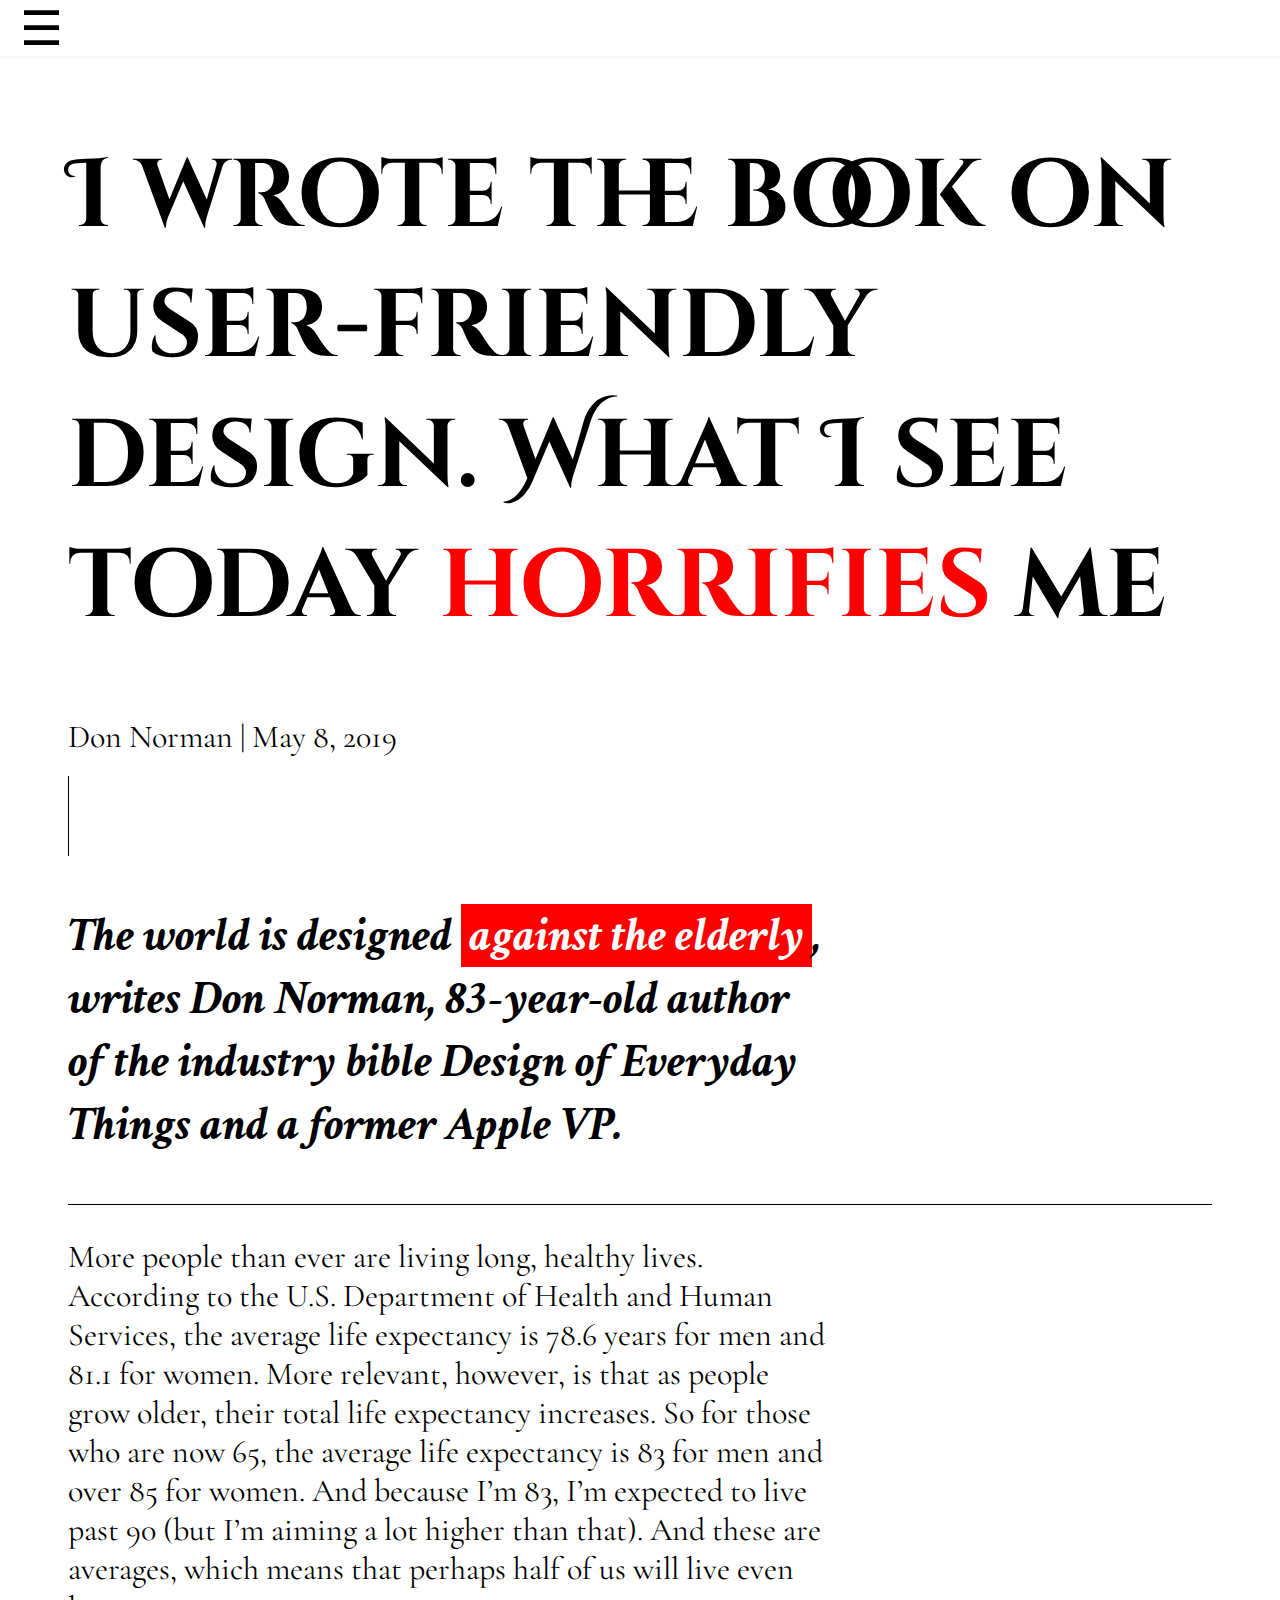
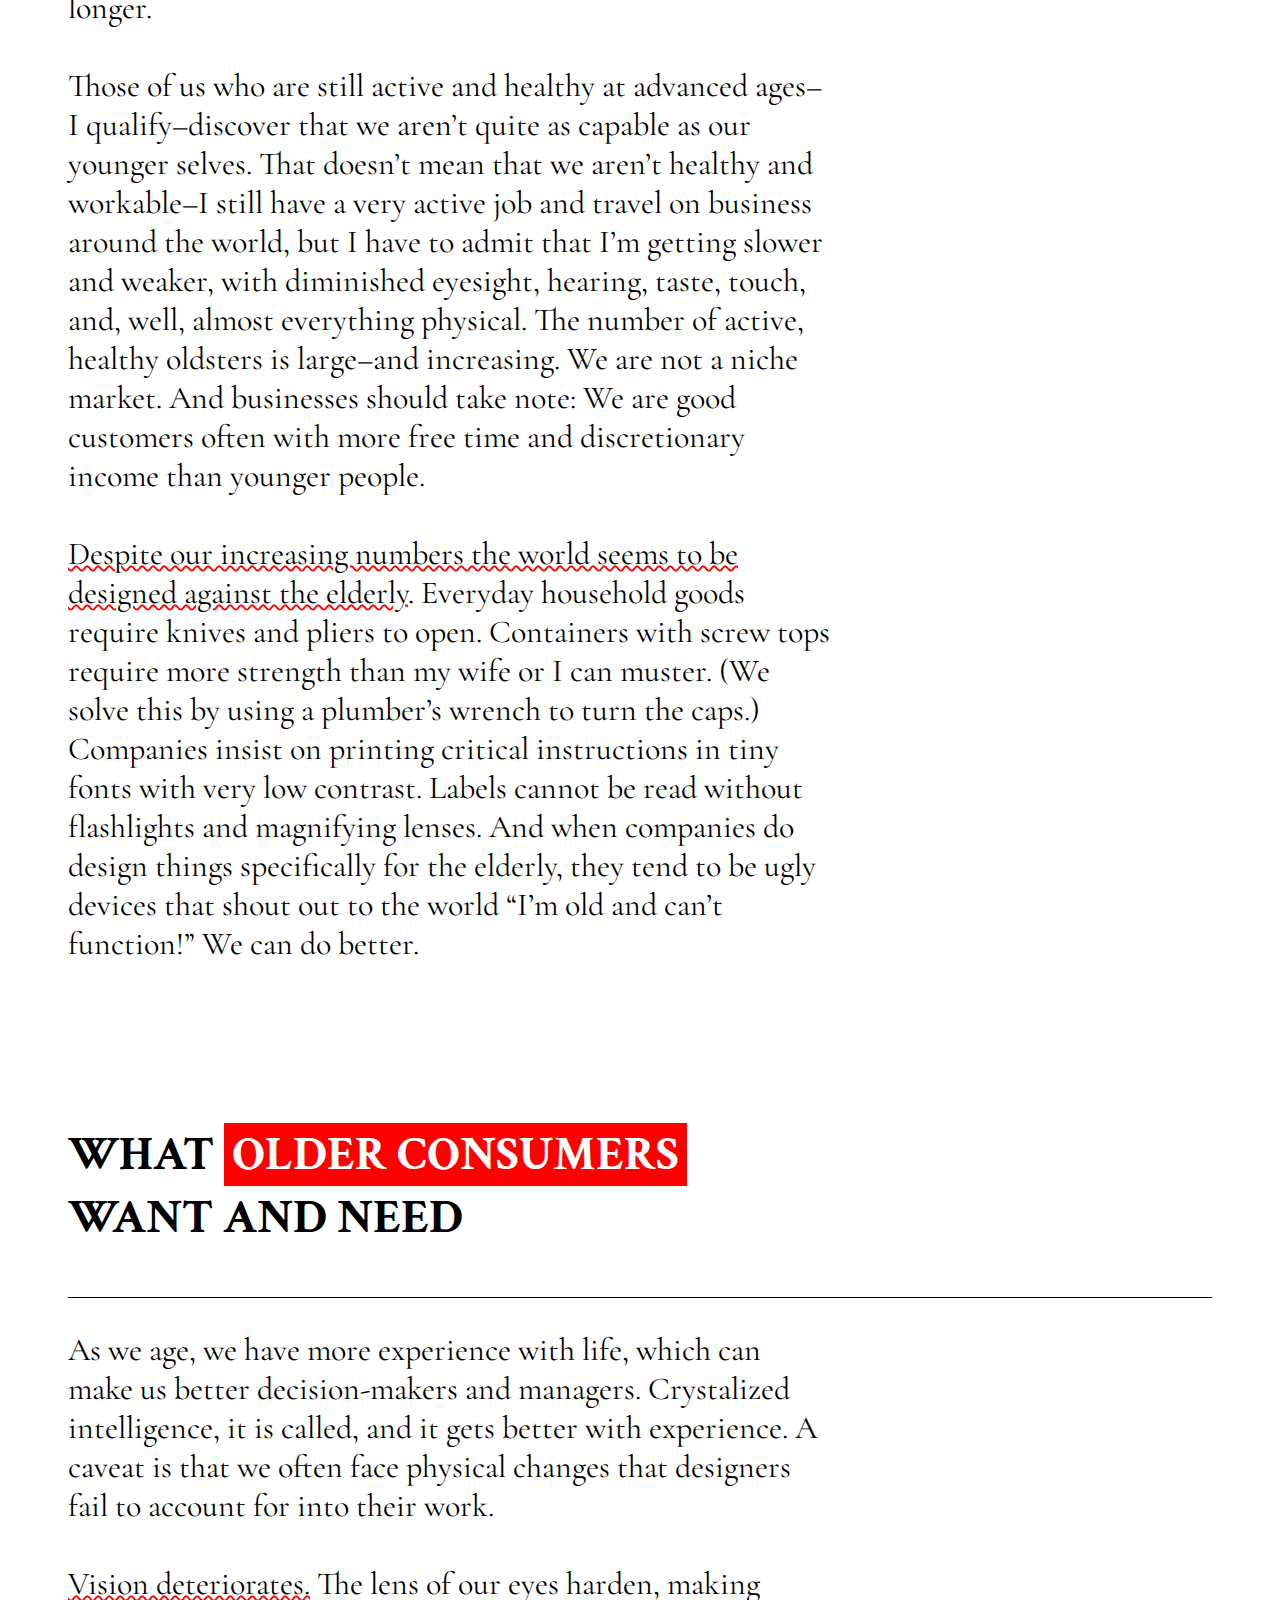
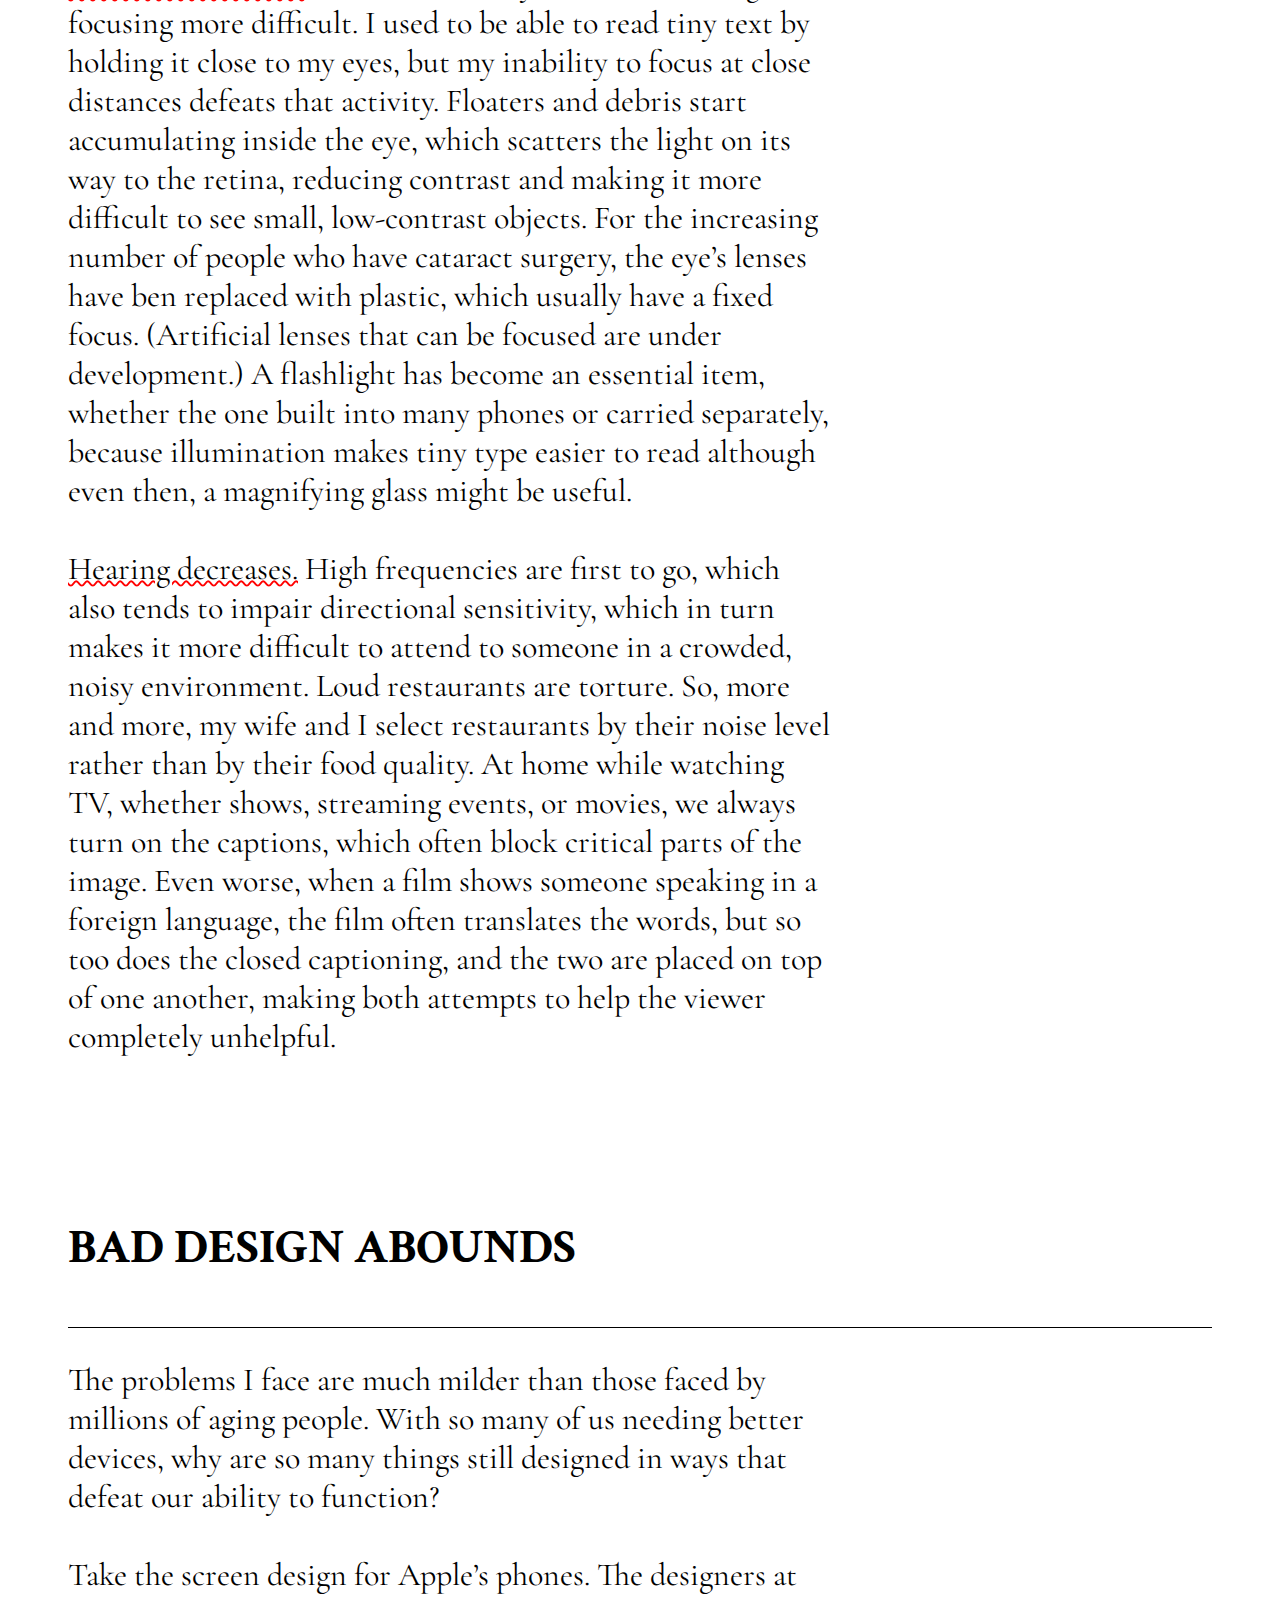
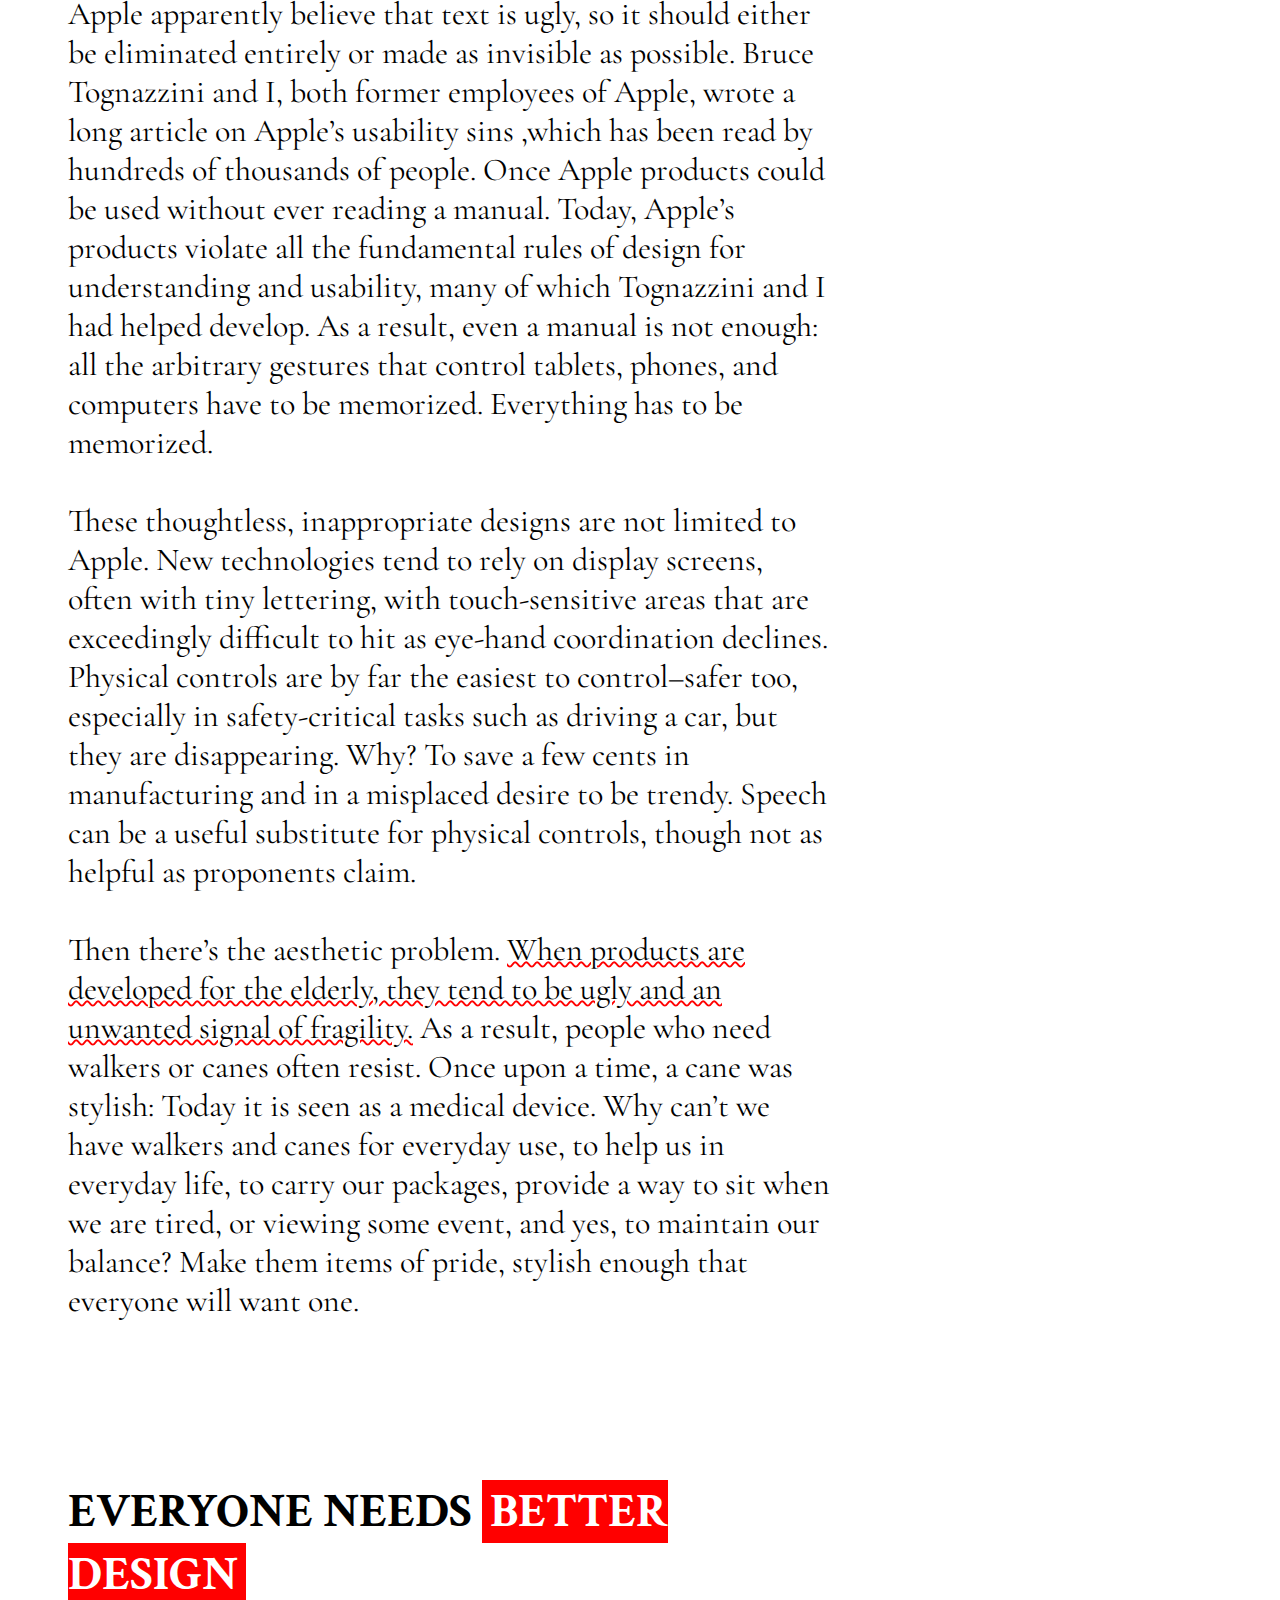
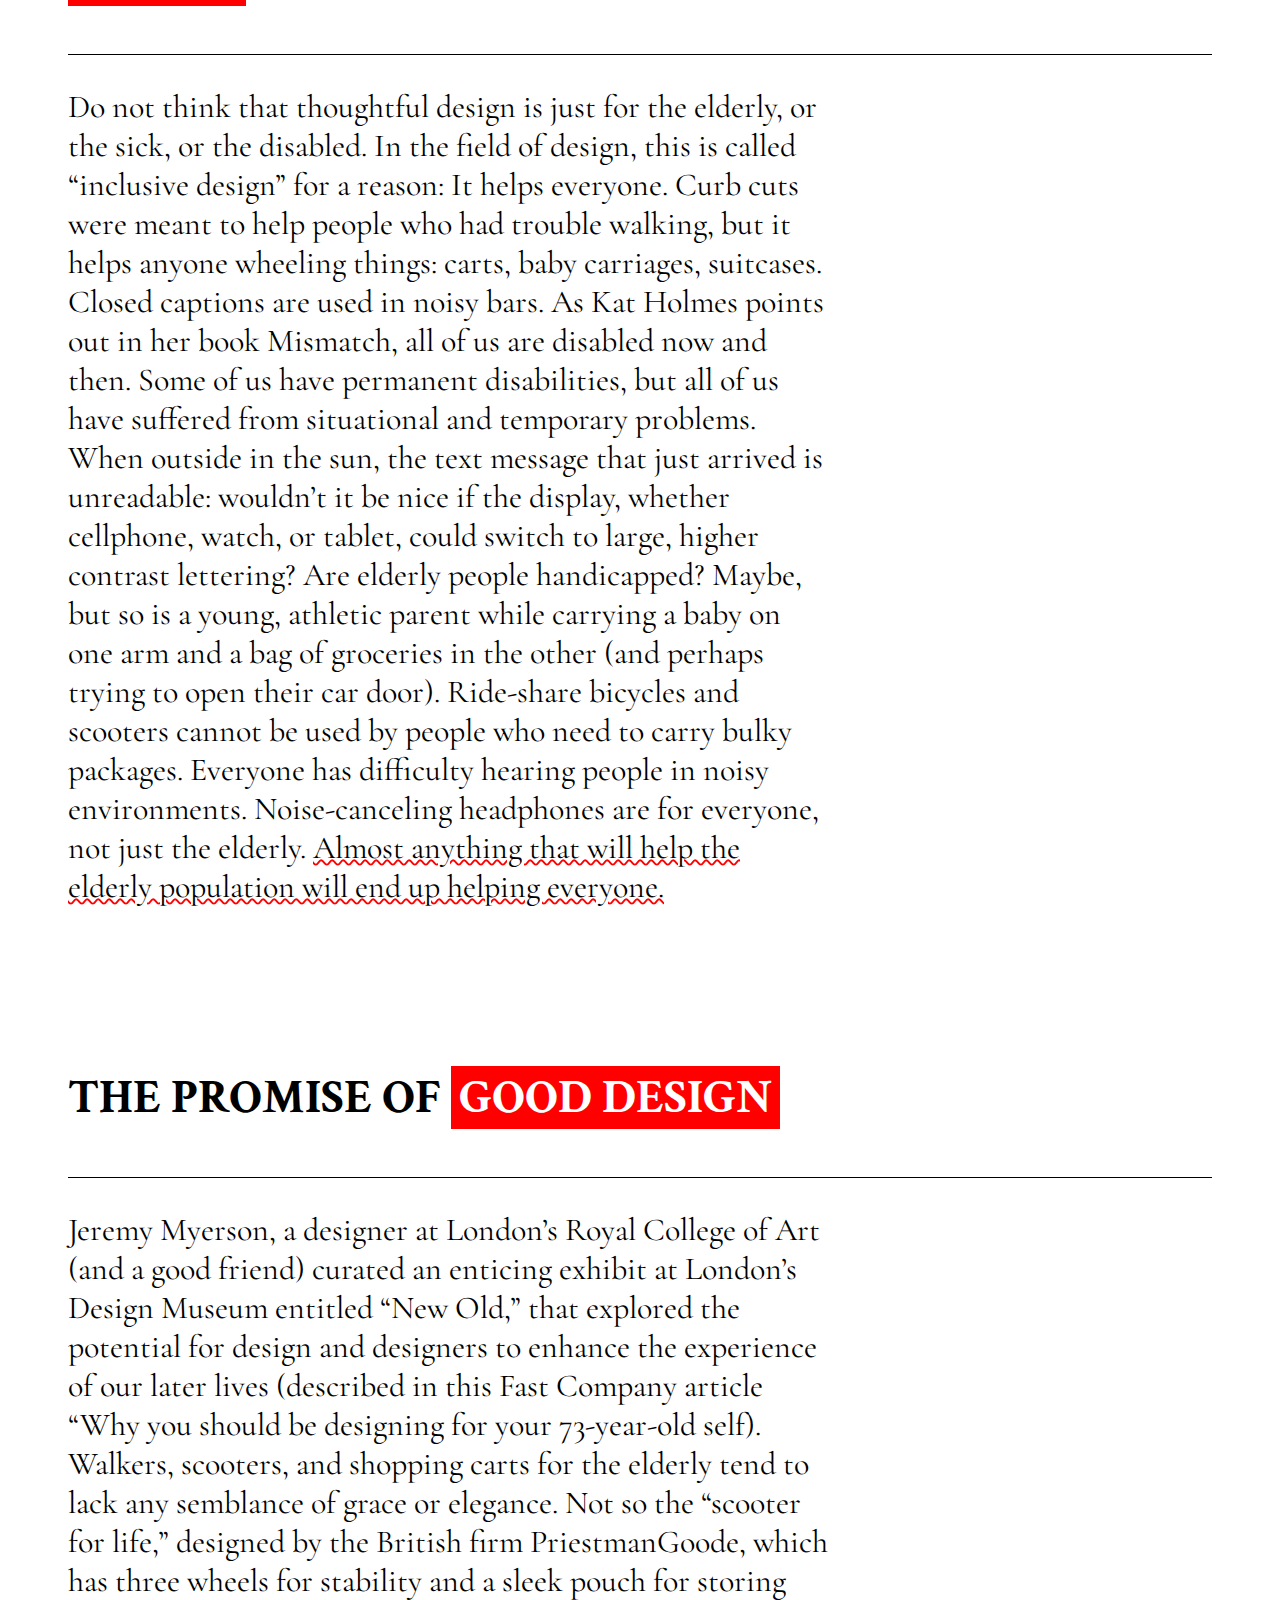
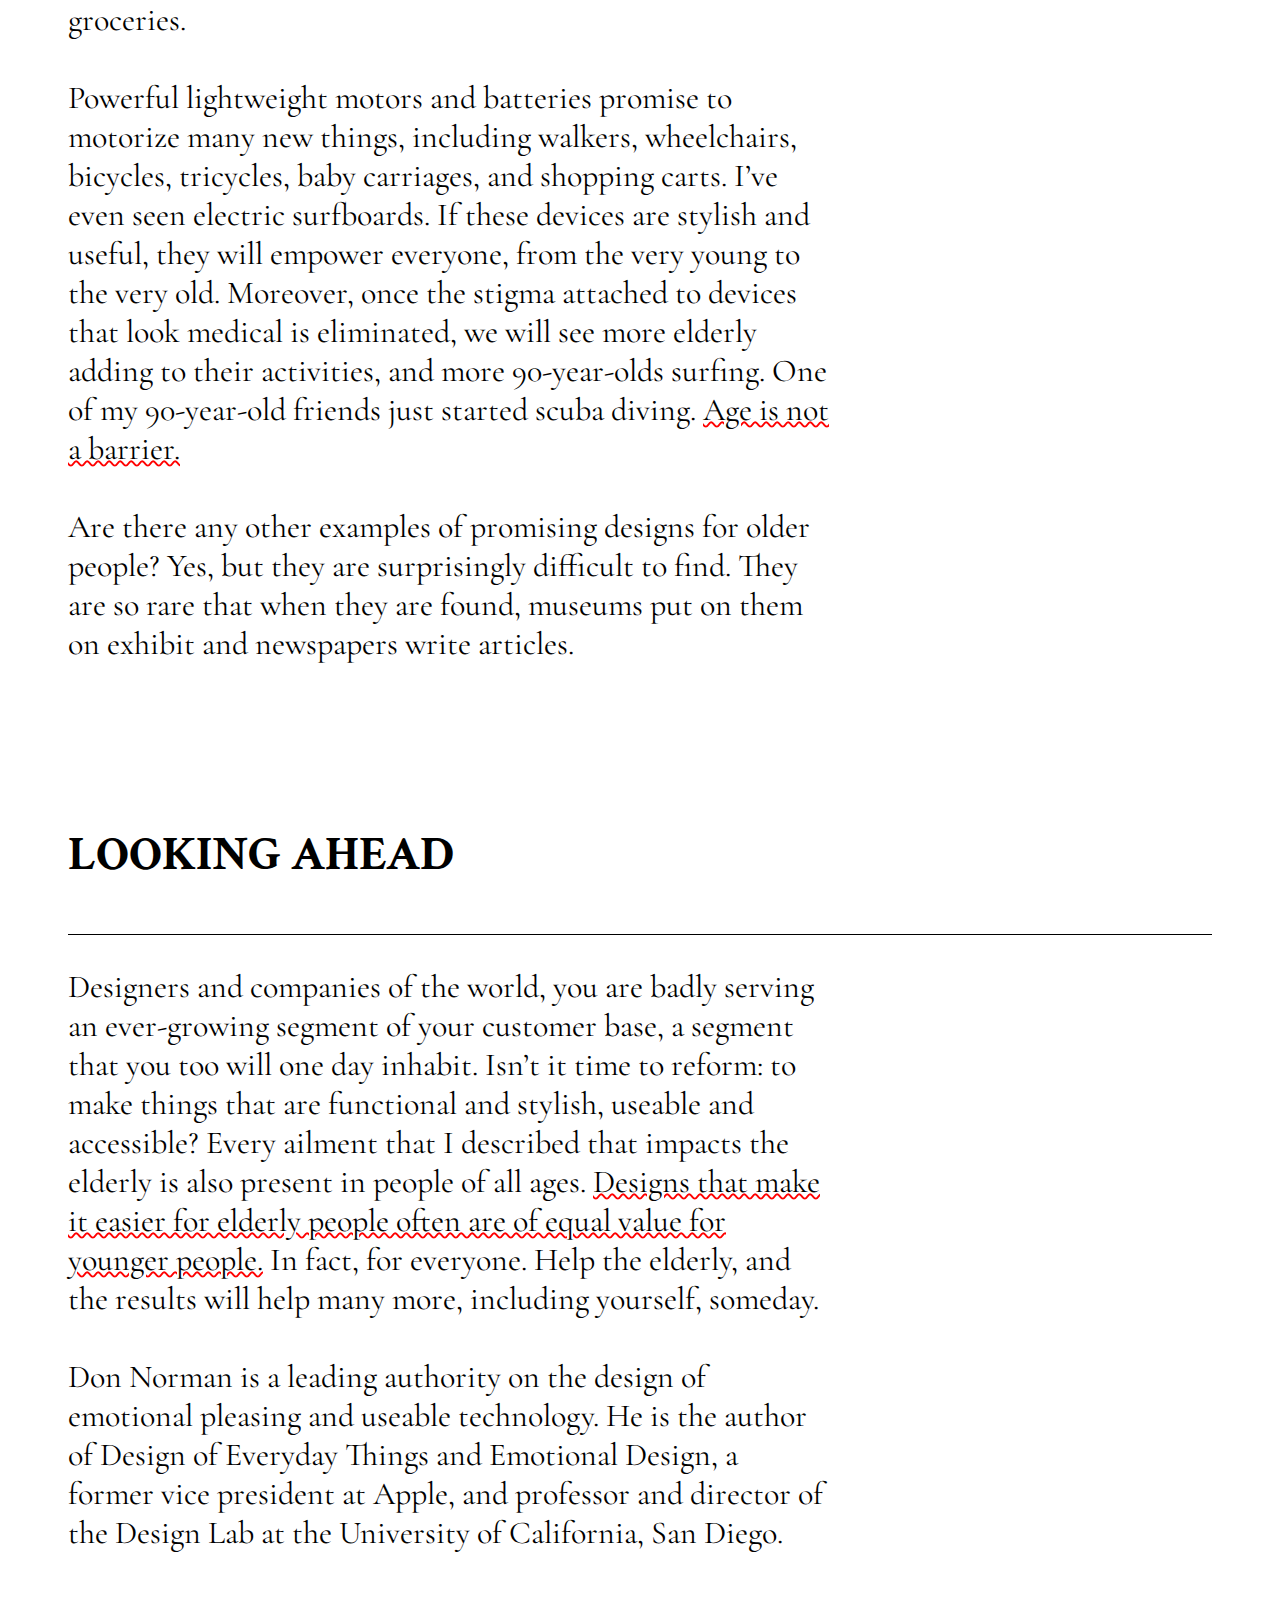
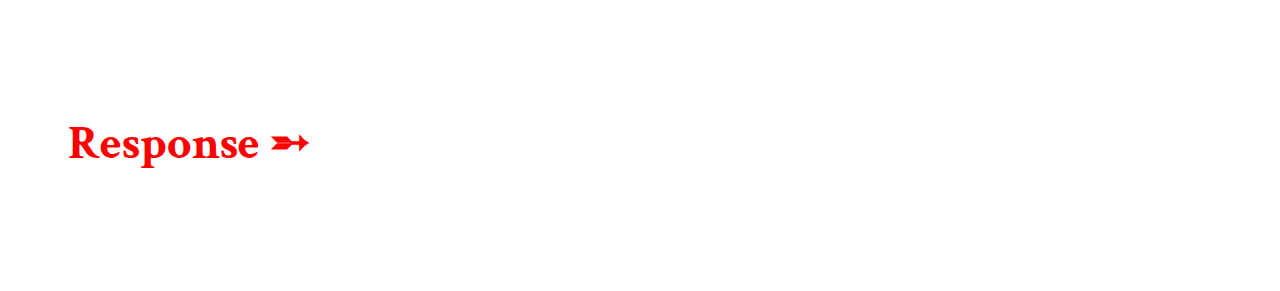
<file: horrify.html>
<!DOCTYPE html>
<html>
    <head>
        <meta charset="utf-8">
        <meta name="viewport" content="width=device-width, initial-scale=1" />
        <!--<link rel="stylesheet" href="reset.css">-->
        <link rel="stylesheet" href="common.css">
        <!--<link rel="stylesheet" href="direction-1.css">
        <link rel="stylesheet" href="direction-2.css">-->
        <link rel="stylesheet" href="direction-3.css">
        <title>I wrote the book on user-friendly design. What I see today horrifies me</title>
    </head>
    <body>
        <nav class="navbar">
            <input type="checkbox" id="menutoggle" />
            <label for="menutoggle" class="hamburger">&#9776;</label>
            <ul class="menu">
              <li><p><a href="index.html">Home</a></p></li>
              <li><p><a href="hard.html">Hard</a></p></li>
              <li><p><a href="horrify.html">Horrify</a></p></li>
              <li><p><a href="terrible.html">Terrible</a></p></li>
            </ul>
        </nav>
        <header>
        <h1><a href="https://www.fastcompany.com/90338379/i-wrote-the-book-on-user-friendly-design-what-i-see-today-horrifies-me" class="tooltip" title="See the original article" target="_blank">I wrote the book on user-friendly design. What I see today <span class="horror">horrifies</span> me</a></h1>
        <p class="normalp">Don Norman | May 8, 2019</p>
        <div class="vertical-line"></div>
        <h3 id="headerh3">The world is designed <span class="red">against the elderly</span>, writes Don Norman, 83-year-old author of the industry bible Design of Everyday Things and a former Apple VP.</h3>
        </header>
        <hr class="horizontal-line"></span>
        <section>
        <p>
            More people than ever are living long, healthy lives. According to the U.S. Department of Health and Human Services, the average life expectancy is 78.6 years for men and 81.1 for women. More relevant, however, is that as people grow older, their total life expectancy increases. So for those who are now 65, the average life expectancy is 83 for men and over 85 for women. And because I’m 83, I’m expected to live past 90 (but I’m aiming a lot higher than that). And these are averages, which means that perhaps half of us will live even longer.<br><br>
            Those of us who are still active and healthy at advanced ages–I qualify–discover that we aren’t quite as capable as our younger selves. That doesn’t mean that we aren’t healthy and workable–I still have a very active job and travel on business around the world, but I have to admit that I’m getting slower and weaker, with diminished eyesight, hearing, taste, touch, and, well, almost everything physical. The number of active, healthy oldsters is large–and increasing. We are not a niche market. And businesses should take note: We are good customers often with more free time and discretionary income than younger people.<br><br>
            <span class="redunderline">Despite our increasing numbers the world seems to be designed against the elderly</span>. Everyday household goods require knives and pliers to open. Containers with screw tops require more strength than my wife or I can muster. (We solve this by using a plumber’s wrench to turn the caps.) Companies insist on printing critical instructions in tiny fonts with very low contrast. Labels cannot be read without flashlights and magnifying lenses. And when companies do design things specifically for the elderly, they tend to be ugly devices that shout out to the world “I’m old and can’t function!” We can do better.
        </p>
        
        <h3>WHAT <span class="red">OLDER CONSUMERS</span> WANT AND NEED</h3>
        <hr class="horizontal-line"></span>
        <p>
            As we age, we have more experience with life, which can make us better decision-makers and managers. Crystalized intelligence, it is called, and it gets better with experience. A caveat is that we often face physical changes that designers fail to account for into their work. <br><br>
            <span class="redunderline">Vision deteriorates.</span> The lens of our eyes harden, making focusing more difficult. I used to be able to read tiny text by holding it close to my eyes, but my inability to focus at close distances defeats that activity. Floaters and debris start accumulating inside the eye, which scatters the light on its way to the retina, reducing contrast and making it more difficult to see small, low-contrast objects. For the increasing number of people who have cataract surgery, the eye’s lenses have ben replaced with plastic, which usually have a fixed focus. (Artificial lenses that can be focused are under development.) A flashlight has become an essential item, whether the one built into many phones or carried separately, because illumination makes tiny type easier to read although even then, a magnifying glass might be useful.<br><br>
            <span class="redunderline">Hearing decreases.</span> High frequencies are first to go, which also tends to impair directional sensitivity, which in turn makes it more difficult to attend to someone in a crowded, noisy environment. Loud restaurants are torture. So, more and more, my wife and I select restaurants by their noise level rather than by their food quality. At home while watching TV, whether shows, streaming events, or movies, we always turn on the captions, which often block critical parts of the image. Even worse, when a film shows someone speaking in a foreign language, the film often translates the words, but so too does the closed captioning, and the two are placed on top of one another, making both attempts to help the viewer completely unhelpful.
        </p>
        
        <h3>BAD DESIGN ABOUNDS</h3>
        <hr class="horizontal-line"></span>
        <p>
            The problems I face are much milder than those faced by millions of aging people. With so many of us needing better devices, why are so many things still designed in ways that defeat our ability to function?<br><br>
            Take the screen design for Apple’s phones. The designers at Apple apparently believe that text is ugly, so it should either be eliminated entirely or made as invisible as possible. Bruce Tognazzini and I, both former employees of Apple, wrote a long article on Apple’s usability sins ,which has been read by hundreds of thousands of people. Once Apple products could be used without ever reading a manual. Today, Apple’s products violate all the fundamental rules of design for understanding and usability, many of which Tognazzini and I had helped develop. As a result, even a manual is not enough: all the arbitrary gestures that control tablets, phones, and computers have to be memorized. Everything has to be memorized.<br><br>
            These thoughtless, inappropriate designs are not limited to Apple. New technologies tend to rely on display screens, often with tiny lettering, with touch-sensitive areas that are exceedingly difficult to hit as eye-hand coordination declines. Physical controls are by far the easiest to control–safer too, especially in safety-critical tasks such as driving a car, but they are disappearing. Why? To save a few cents in manufacturing and in a misplaced desire to be trendy. Speech can be a useful substitute for physical controls, though not as helpful as proponents claim.<br><br>
            Then there’s the aesthetic problem. <span class="redunderline">When products are developed for the elderly, they tend to be ugly and an unwanted signal of fragility.</span> As a result, people who need walkers or canes often resist. Once upon a time, a cane was stylish: Today it is seen as a medical device. Why can’t we have walkers and canes for everyday use, to help us in everyday life, to carry our packages, provide a way to sit when we are tired, or viewing some event, and yes, to maintain our balance? Make them items of pride, stylish enough that everyone will want one.
        </p>
        
        <h3>EVERYONE NEEDS <span class="red">BETTER DESIGN</span></h3>
        <hr class="horizontal-line"></span>
        <p>
            Do not think that thoughtful design is just for the elderly, or the sick, or the disabled. In the field of design, this is called “inclusive design” for a reason: It helps everyone. Curb cuts were meant to help people who had trouble walking, but it helps anyone wheeling things: carts, baby carriages, suitcases. Closed captions are used in noisy bars. As Kat Holmes points out in her book Mismatch, all of us are disabled now and then. Some of us have permanent disabilities, but all of us have suffered from situational and temporary problems. When outside in the sun, the text message that just arrived is unreadable: wouldn’t it be nice if the display, whether cellphone, watch, or tablet, could switch to large, higher contrast lettering? Are elderly people handicapped? Maybe, but so is a young, athletic parent while carrying a baby on one arm and a bag of groceries in the other (and perhaps trying to open their car door). Ride-share bicycles and scooters cannot be used by people who need to carry bulky packages. Everyone has difficulty hearing people in noisy environments. Noise-canceling headphones are for everyone, not just the elderly. <span class="redunderline">Almost anything that will help the elderly population will end up helping everyone.</span>
        </p>
        
        <h3>THE PROMISE OF <span class="red">GOOD DESIGN</span></h3>
        <hr class="horizontal-line"></span>
        <p>
            Jeremy Myerson, a designer at London’s Royal College of Art (and a good friend) curated an enticing exhibit at London’s Design Museum entitled “New Old,” that explored the potential for design and designers to enhance the experience of our later lives (described in this Fast Company article “Why you should be designing for your 73-year-old self). Walkers, scooters, and shopping carts for the elderly tend to lack any semblance of grace or elegance. Not so the “scooter for life,” designed by the British firm PriestmanGoode, which has three wheels for stability and a sleek pouch for storing groceries.<br><br>
            Powerful lightweight motors and batteries promise to motorize many new things, including walkers, wheelchairs, bicycles, tricycles, baby carriages, and shopping carts. I’ve even seen electric surfboards. If these devices are stylish and useful, they will empower everyone, from the very young to the very old. Moreover, once the stigma attached to devices that look medical is eliminated, we will see more elderly adding to their activities, and more 90-year-olds surfing. One of my 90-year-old friends just started scuba diving. <span class="redunderline">Age is not a barrier.</span><br><br>
            Are there any other examples of promising designs for older people? Yes, but they are surprisingly difficult to find. They are so rare that when they are found, museums put on them on exhibit and newspapers write articles.
        </p>
        
        <h3>LOOKING AHEAD</h3>
        <hr class="horizontal-line"></span>
        <p>
            Designers and companies of the world, you are badly serving an ever-growing segment of your customer base, a segment that you too will one day inhabit. Isn’t it time to reform: to make things that are functional and stylish, useable and accessible? Every ailment that I described that impacts the elderly is also present in people of all ages. <span class="redunderline">Designs that make it easier for elderly people often are of equal value for younger people.</span> In fact, for everyone. Help the elderly, and the results will help many more, including yourself, someday.<br><br>
            Don Norman is a leading authority on the design of emotional pleasing and useable technology. He is the author of Design of Everyday Things and Emotional Design, a former vice president at Apple, and professor and director of the Design Lab at the University of California, San Diego.
        </p>
        <div>
            <input type="checkbox" id="responsetoggle" />
            <label for="responsetoggle" class="response"><h3>Response </h3></label>
            <p class="responsehidden">
            November 29, 2023 <br>
            Even though this was written in 2019, the issue remains vivid. The scarcity of designs tailored for the elderly is striking. Our society is aging, and there's a pressing need for inclusive designs accommodating the needs of older individuals. As the demographic shifts toward an older population, prioritizing specialized designs becomes paramount.
            </p>
        </div>
        </section>
    </body>
</html>
</file>
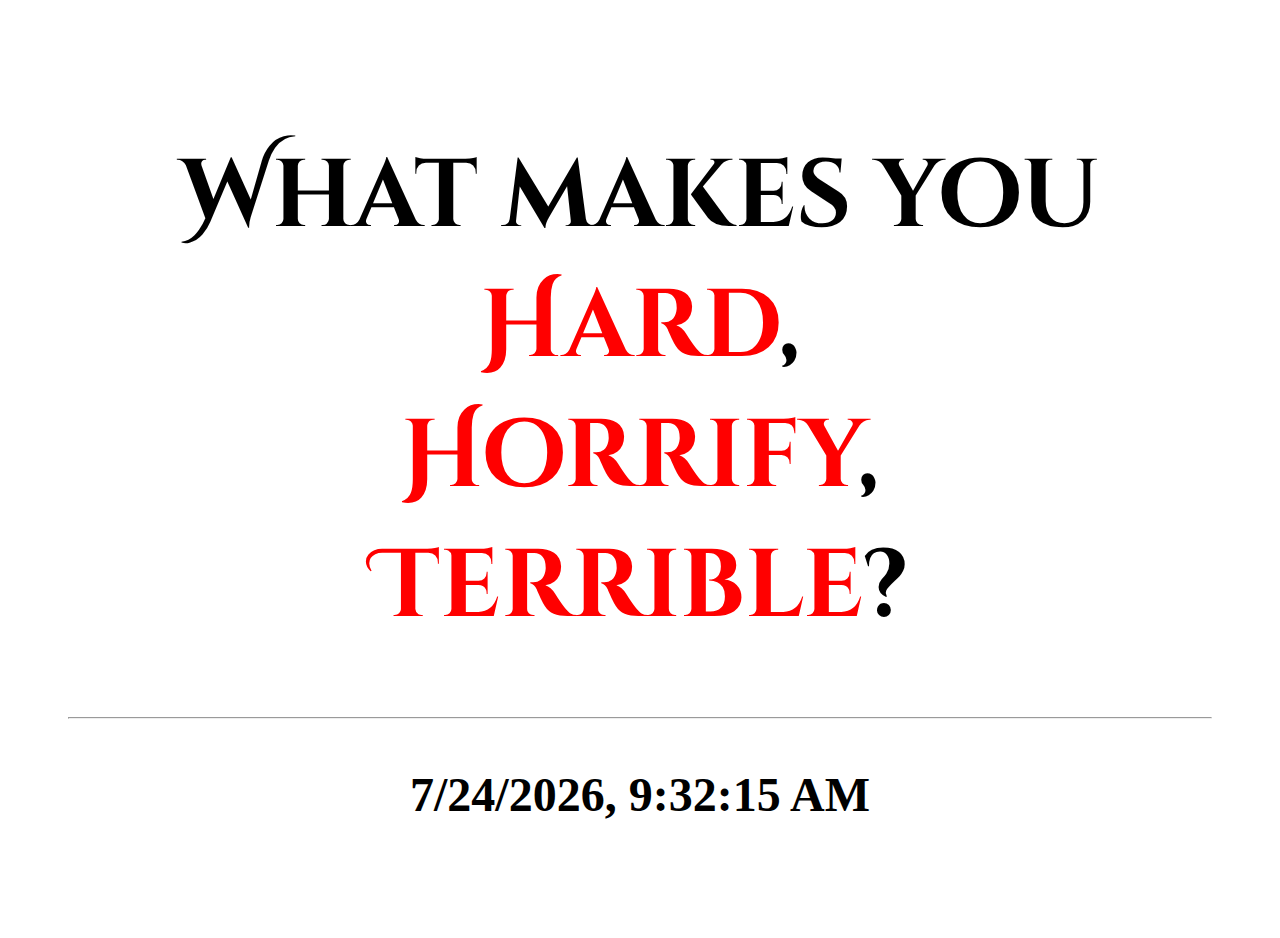
<file: landing.html>
<!DOCTYPE html>
<html>
    <head>
        <meta charset="utf-8">
        <meta name="viewport" content="width=device-width, initial-scale=1" />
        
        <link rel="stylesheet" href="common.css">
        <link rel="stylesheet" href="landing.css">
        <!--<link rel="stylesheet" href="direction-1.css">
        <link rel="stylesheet" href="direction-2.css">
        <link rel="stylesheet" href="direction-3.css">-->
        <title>What makes you Hard, Horrify, Terrible?</title>
    </head>
    <body>
        <div class="middle">
            <h1>What makes you 
                <a href="hard.html">Hard</a>,<br>
                <a href="index.html">Horrify</a>,<br>
                <a href="terrible.html">Terrible</a>?
            </h1>
        </div>
        <hr class="horizontal-line"></span>
        <h3 id="datetime"></h3>

        <script> 
            function updateTime() {
            const now = new Date();
            const datetimeElement = document.getElementById('datetime');
                        
            datetimeElement.textContent = now.toLocaleString();
            }

            updateTime();
            setInterval(updateTime, 1000);
        </script>
    </body>
</html>
</file>
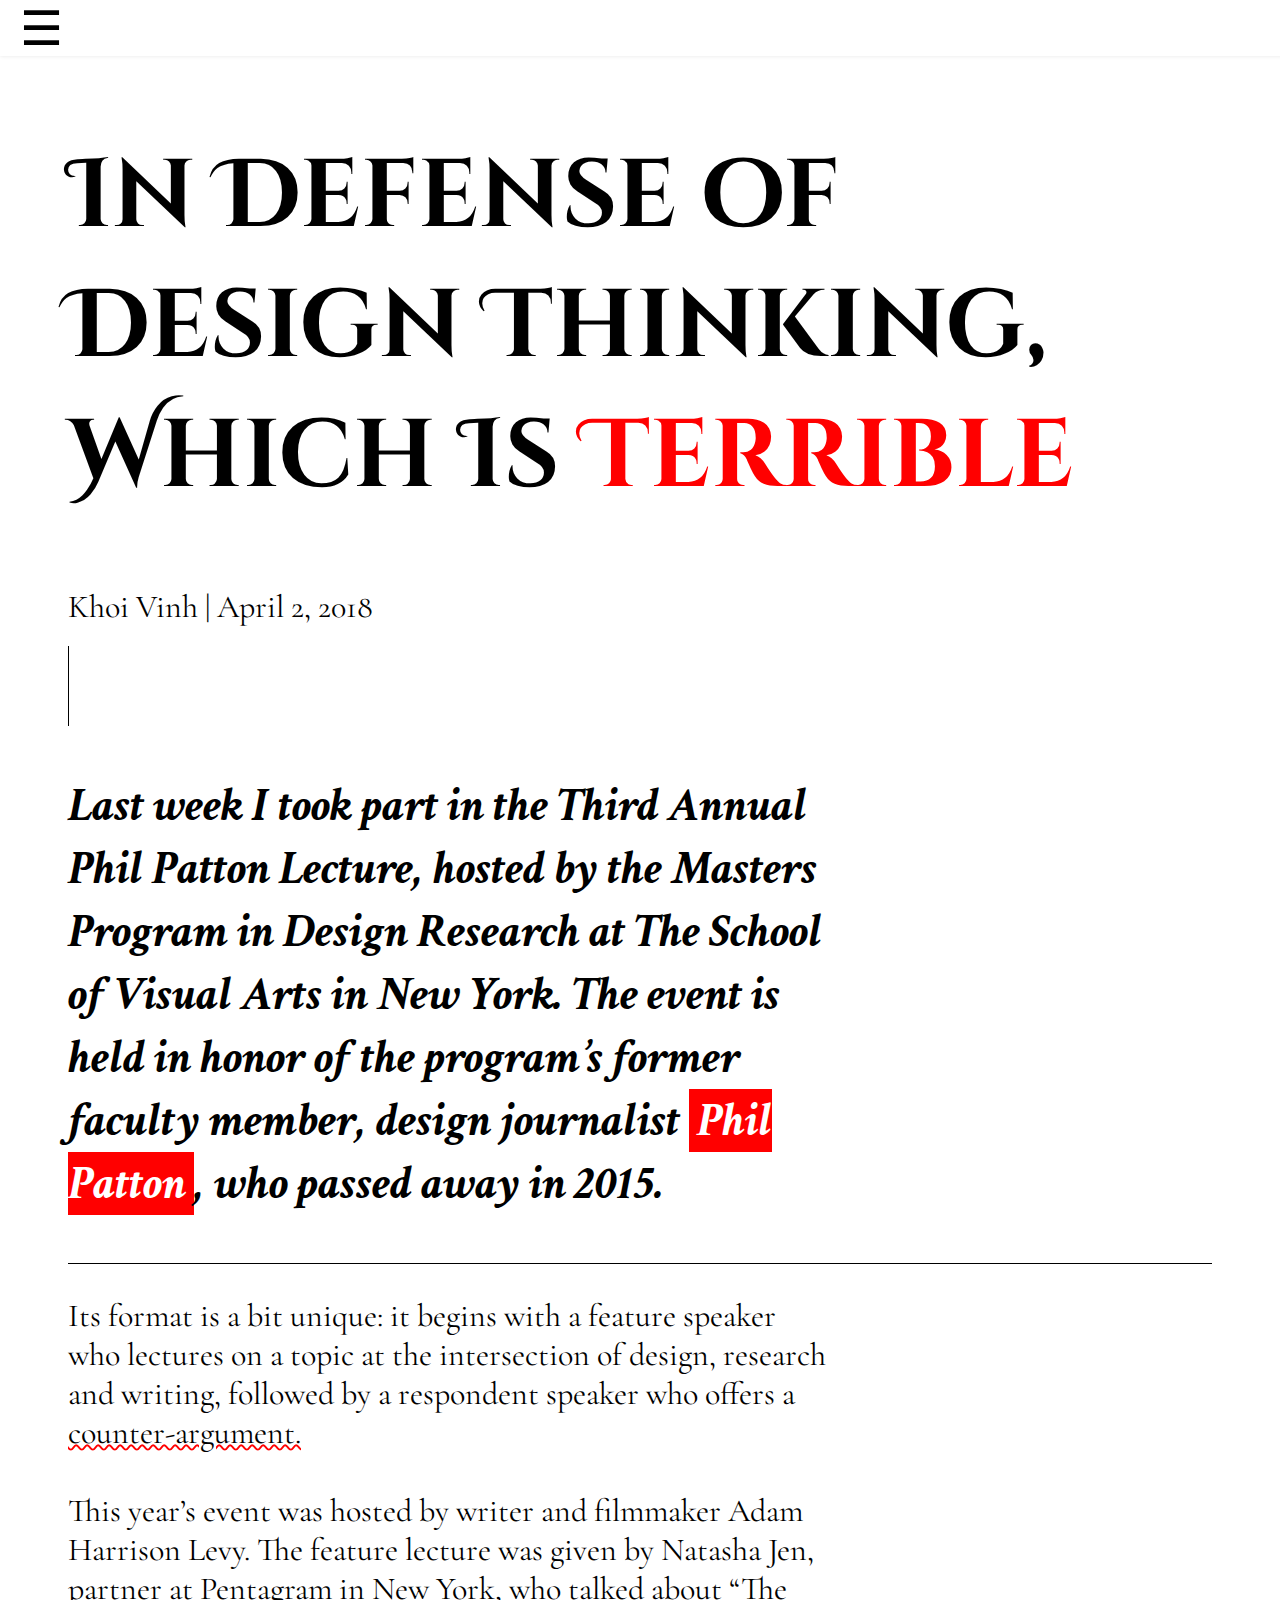
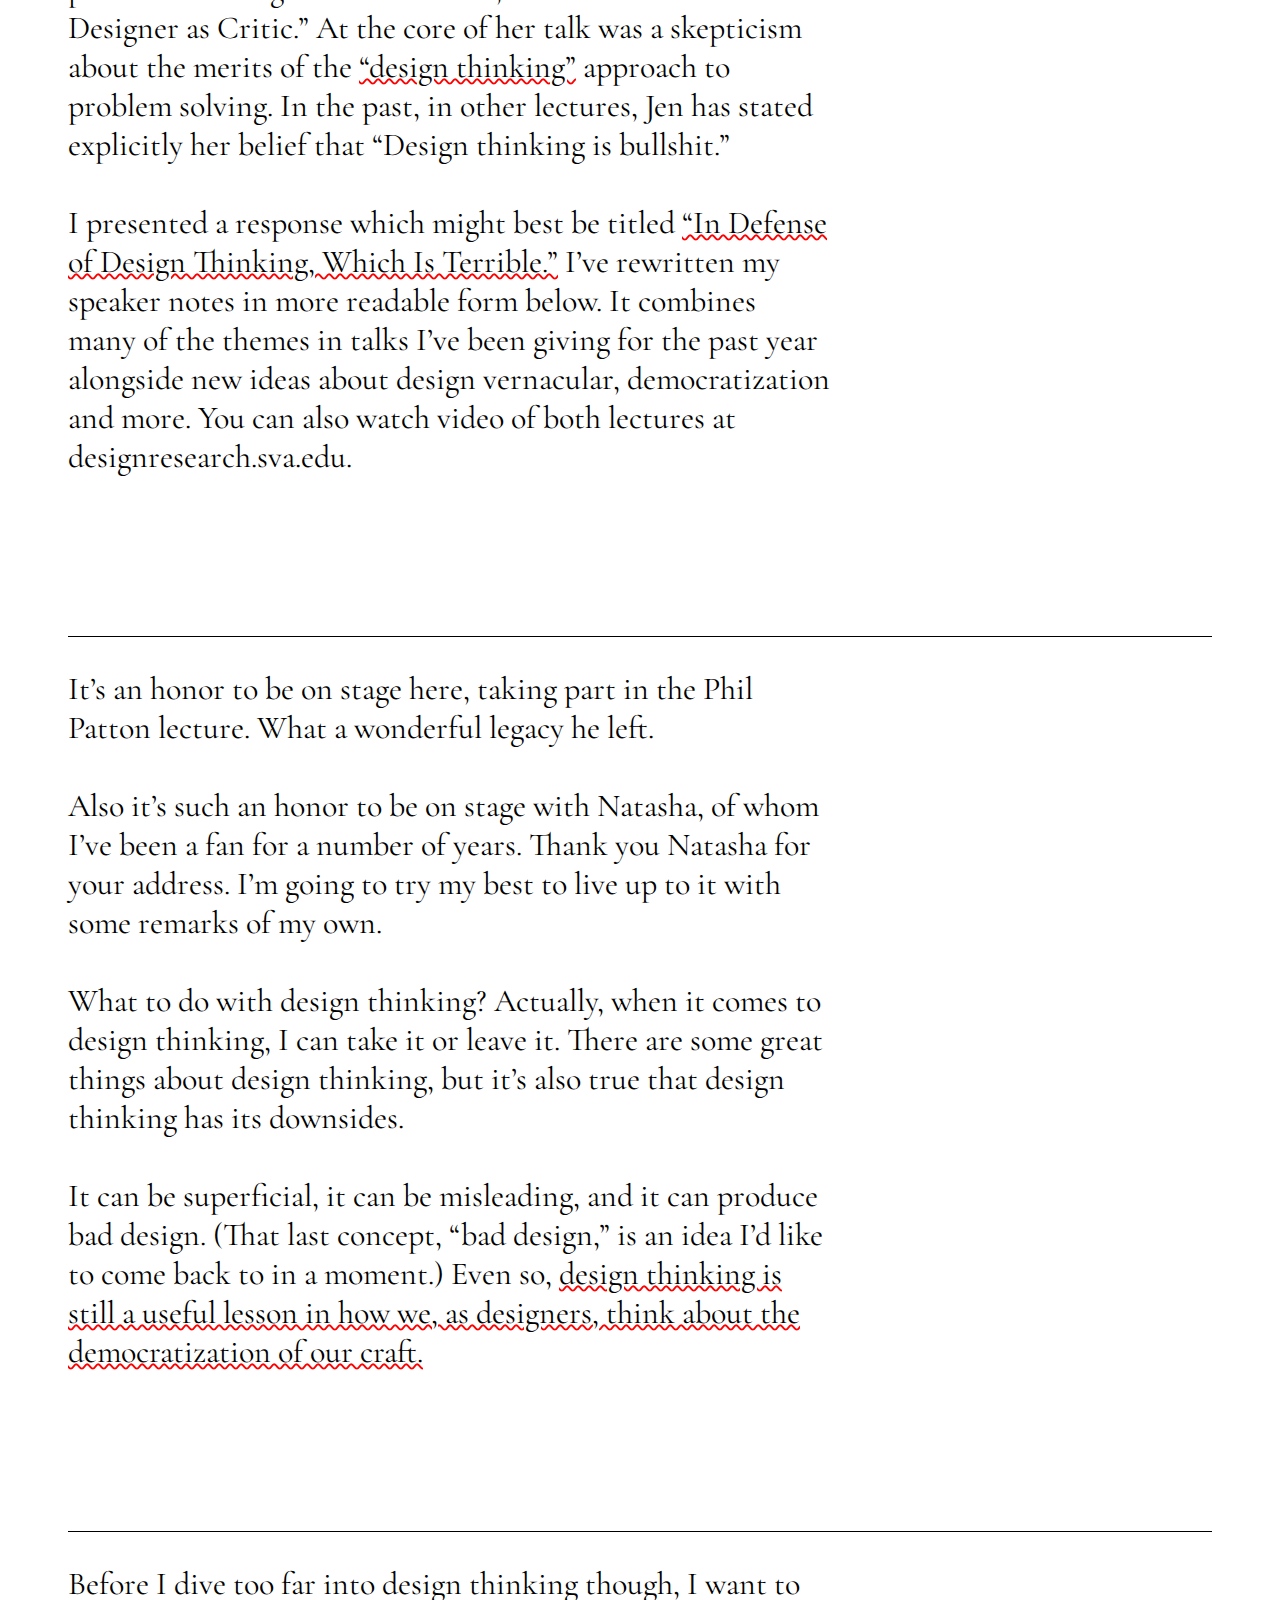
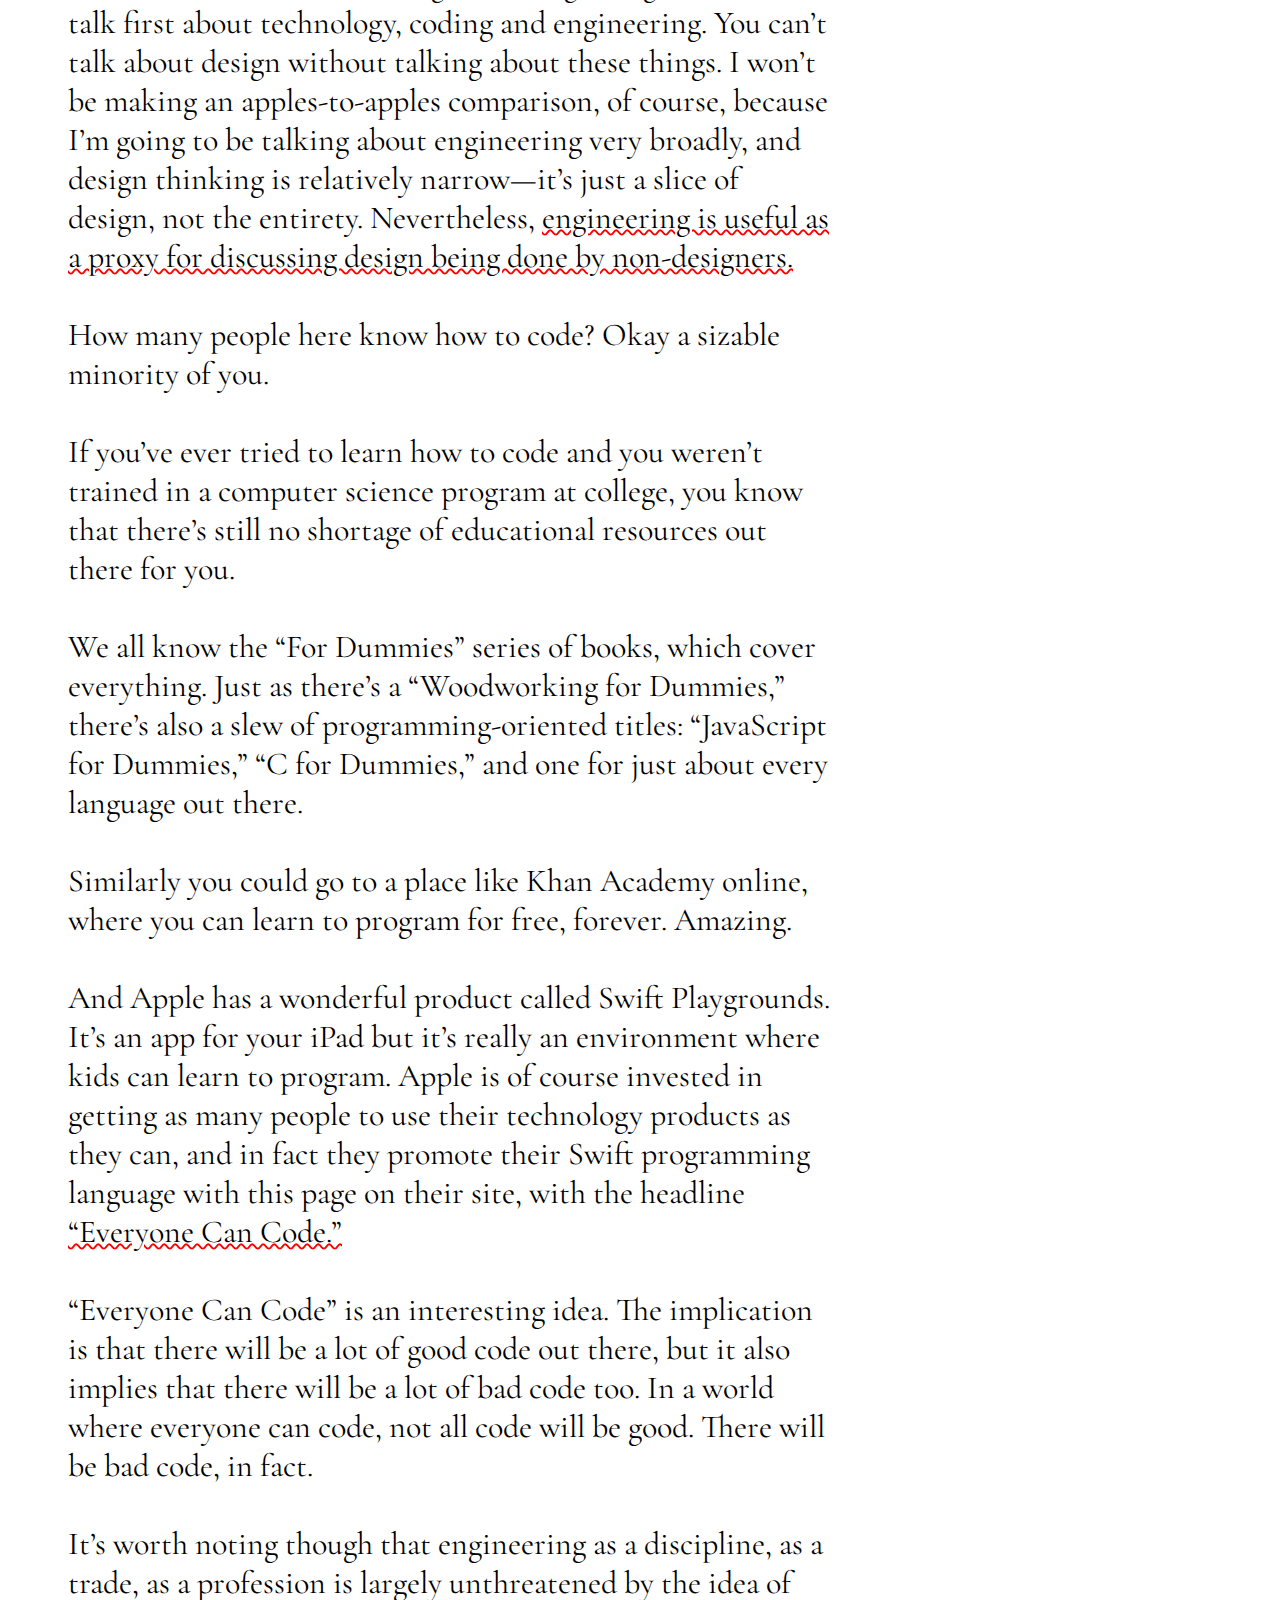
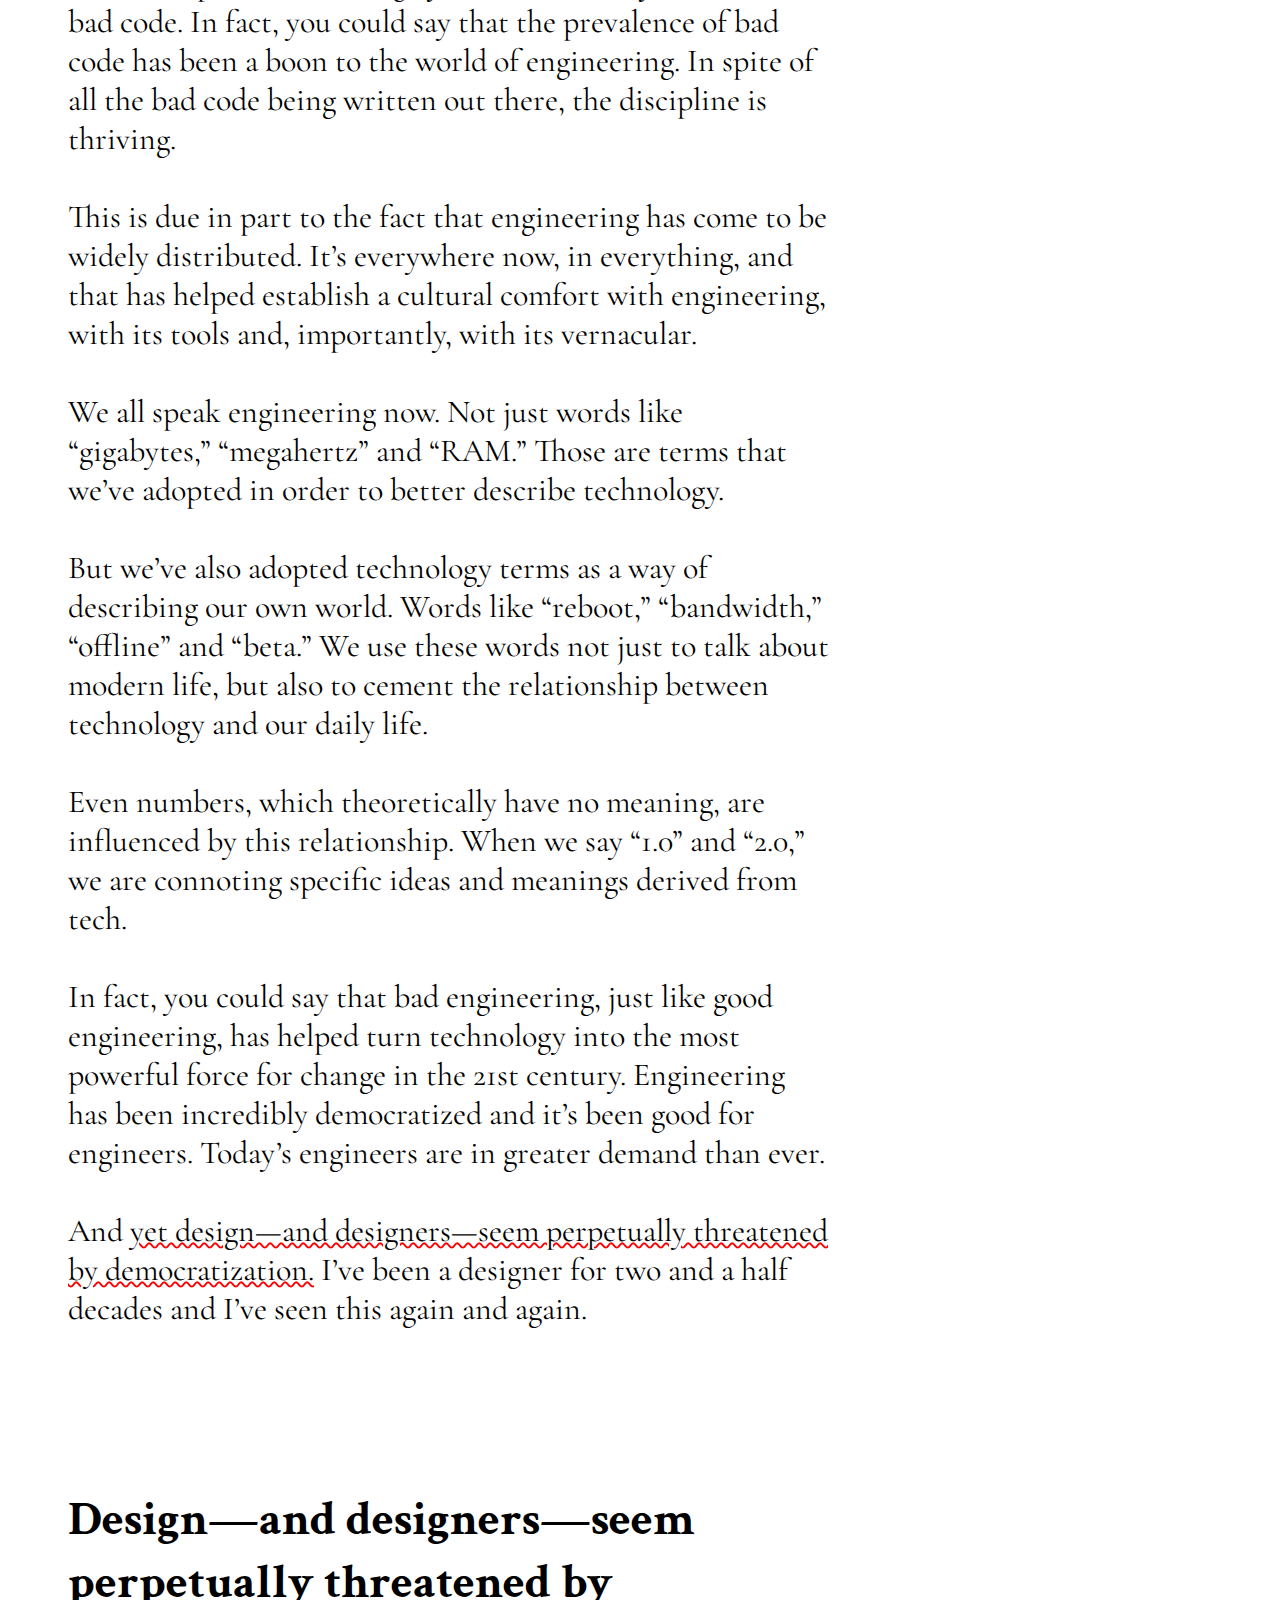
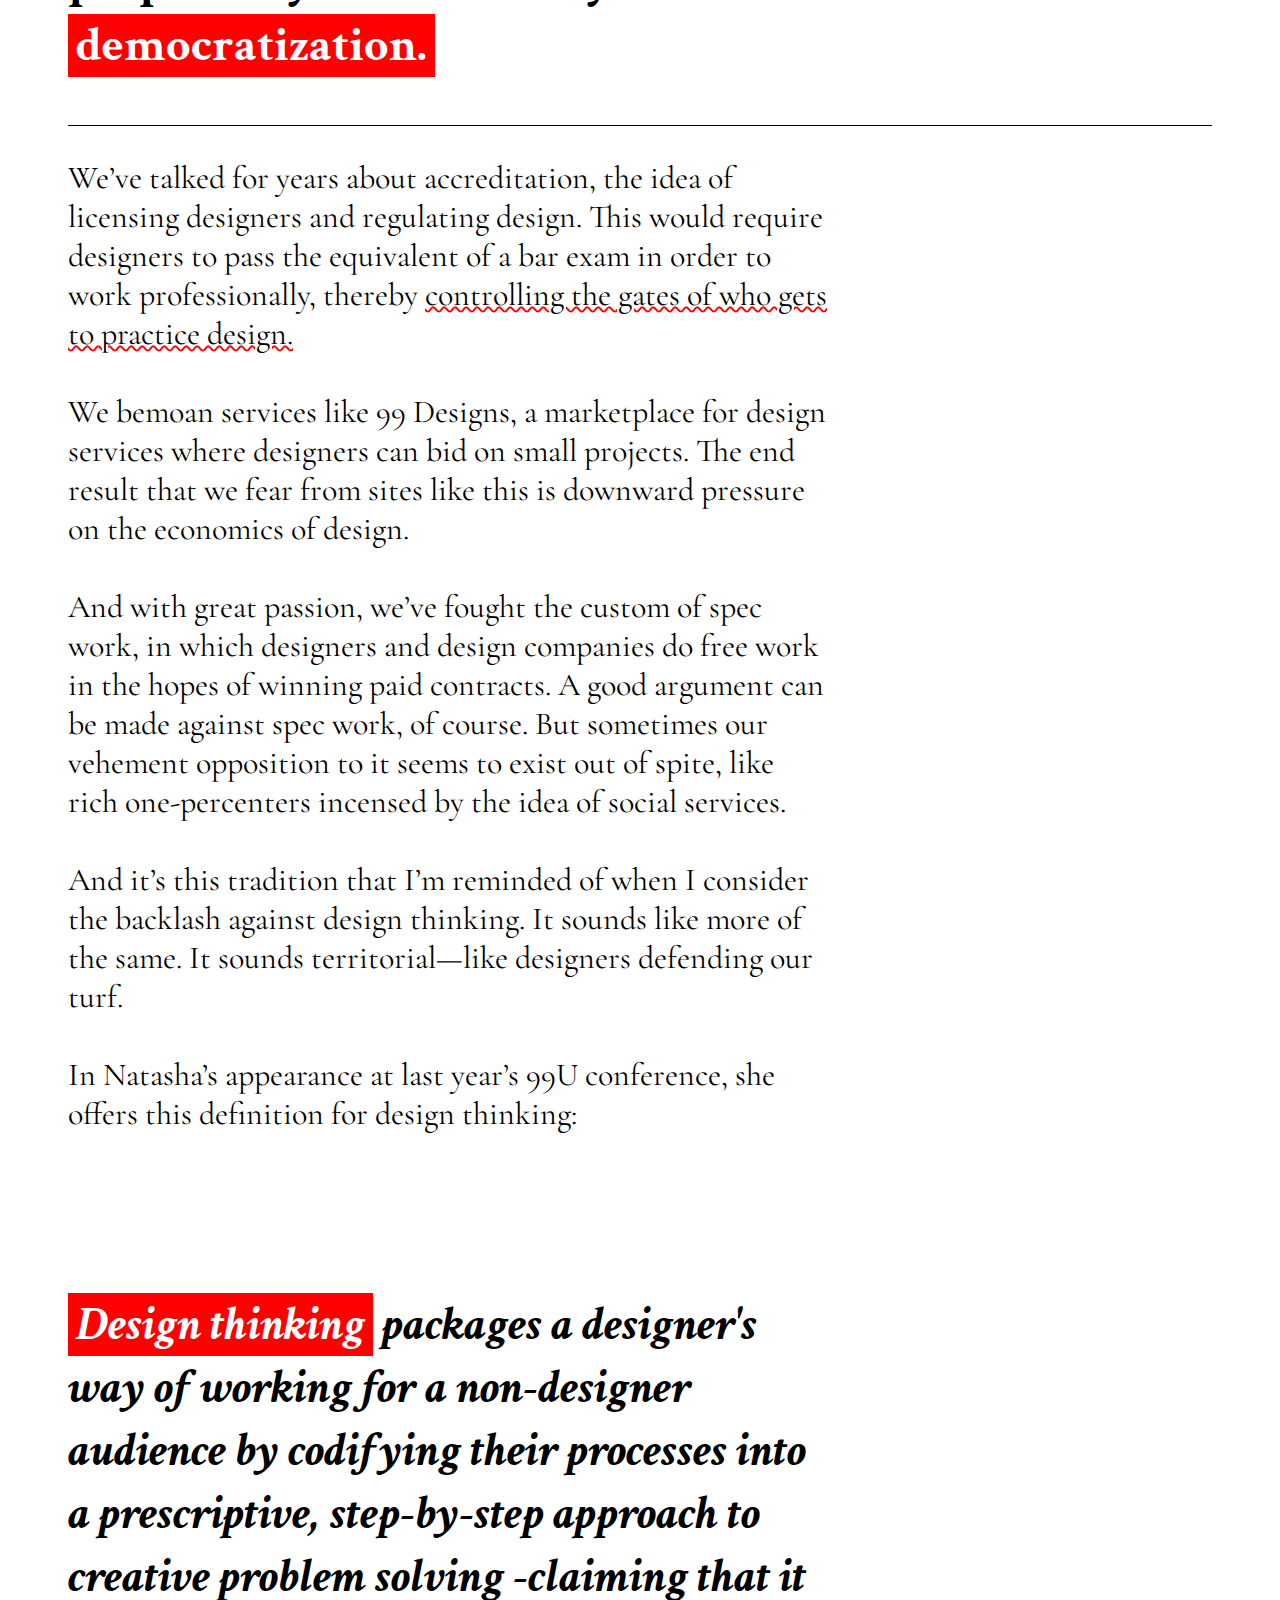
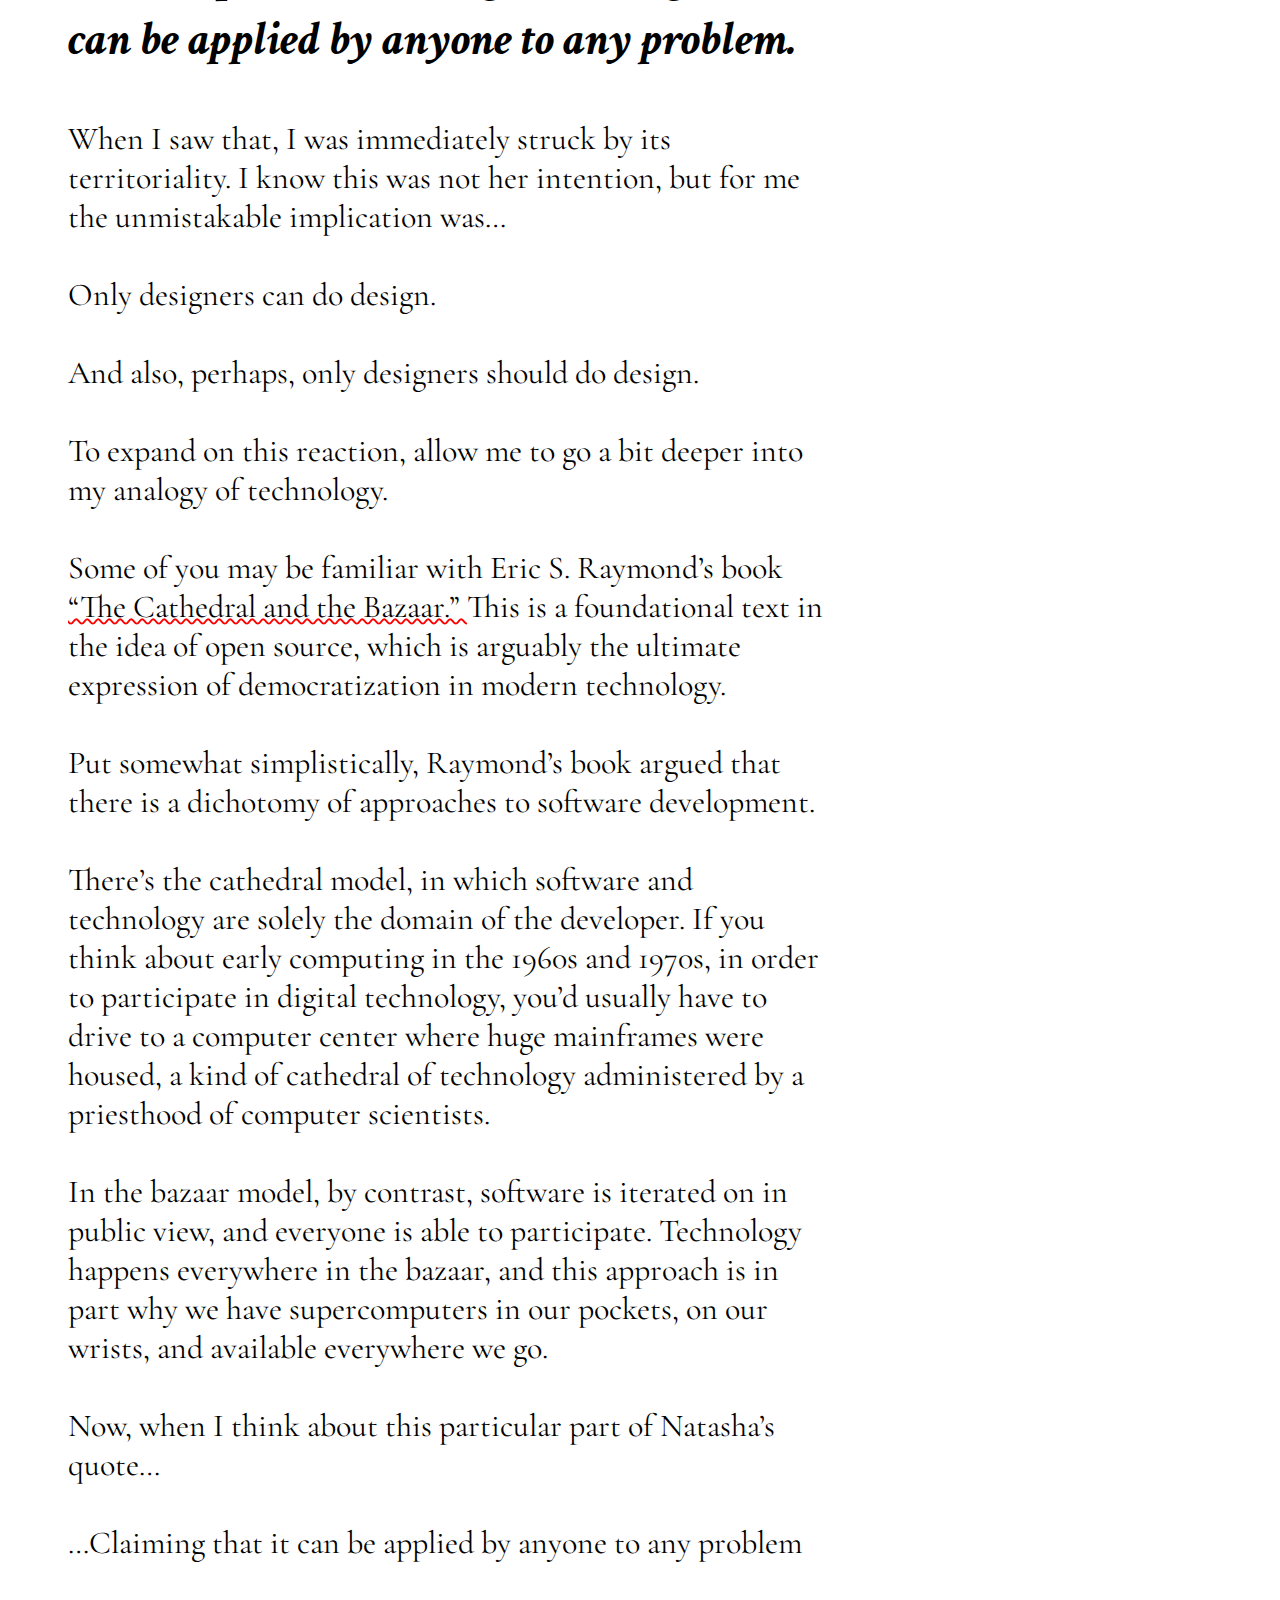
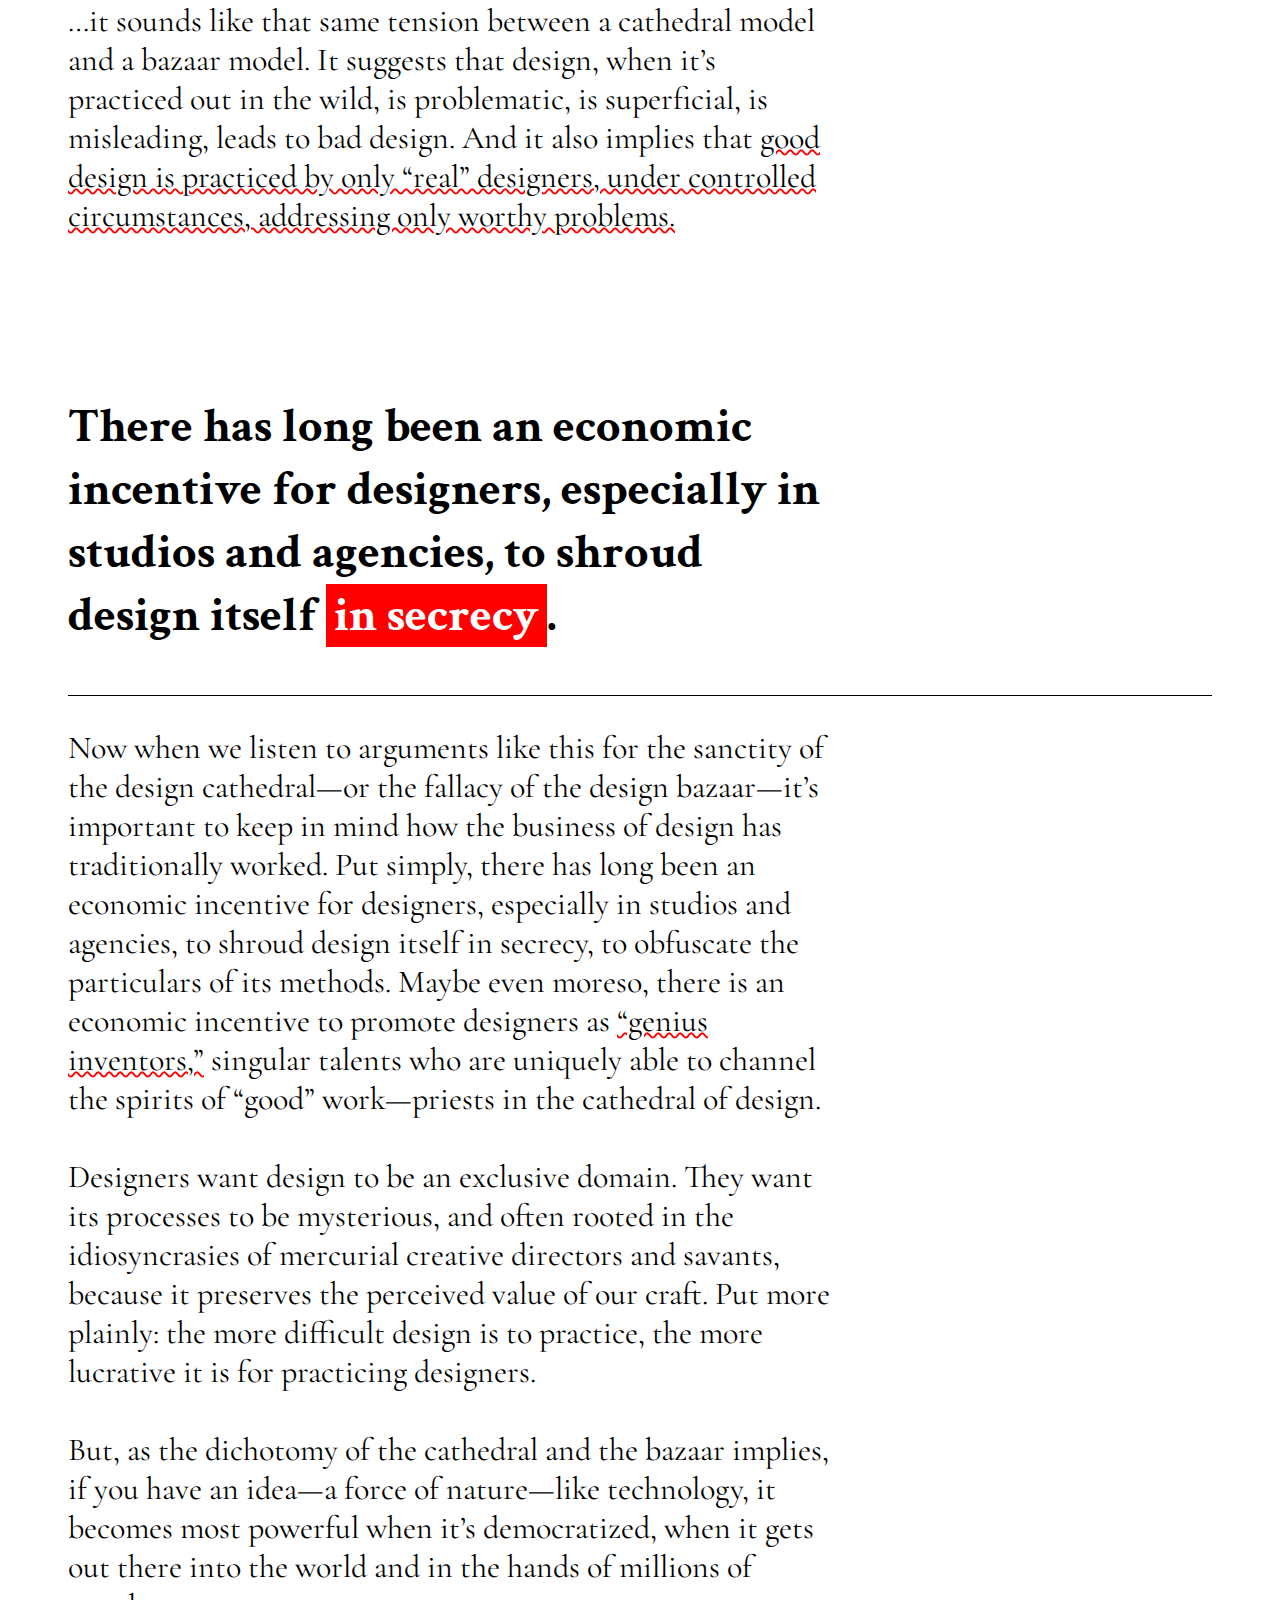
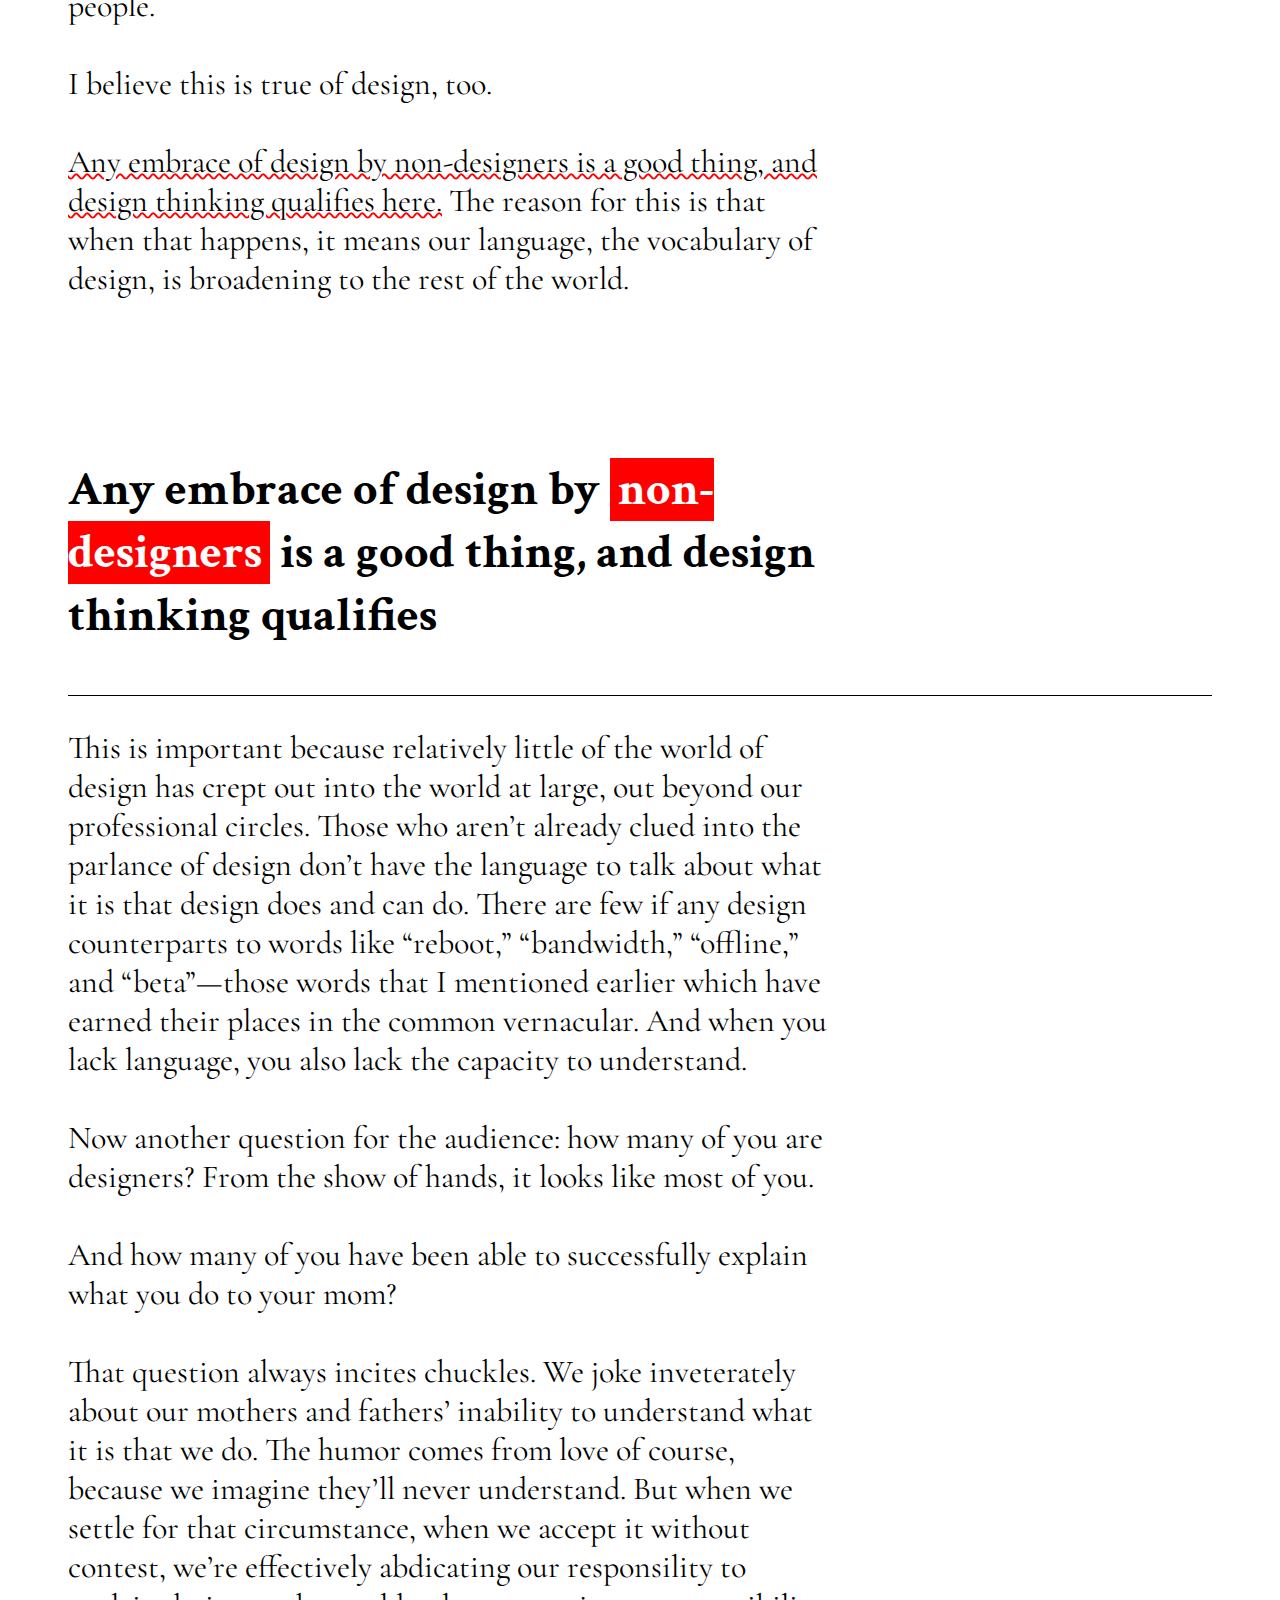
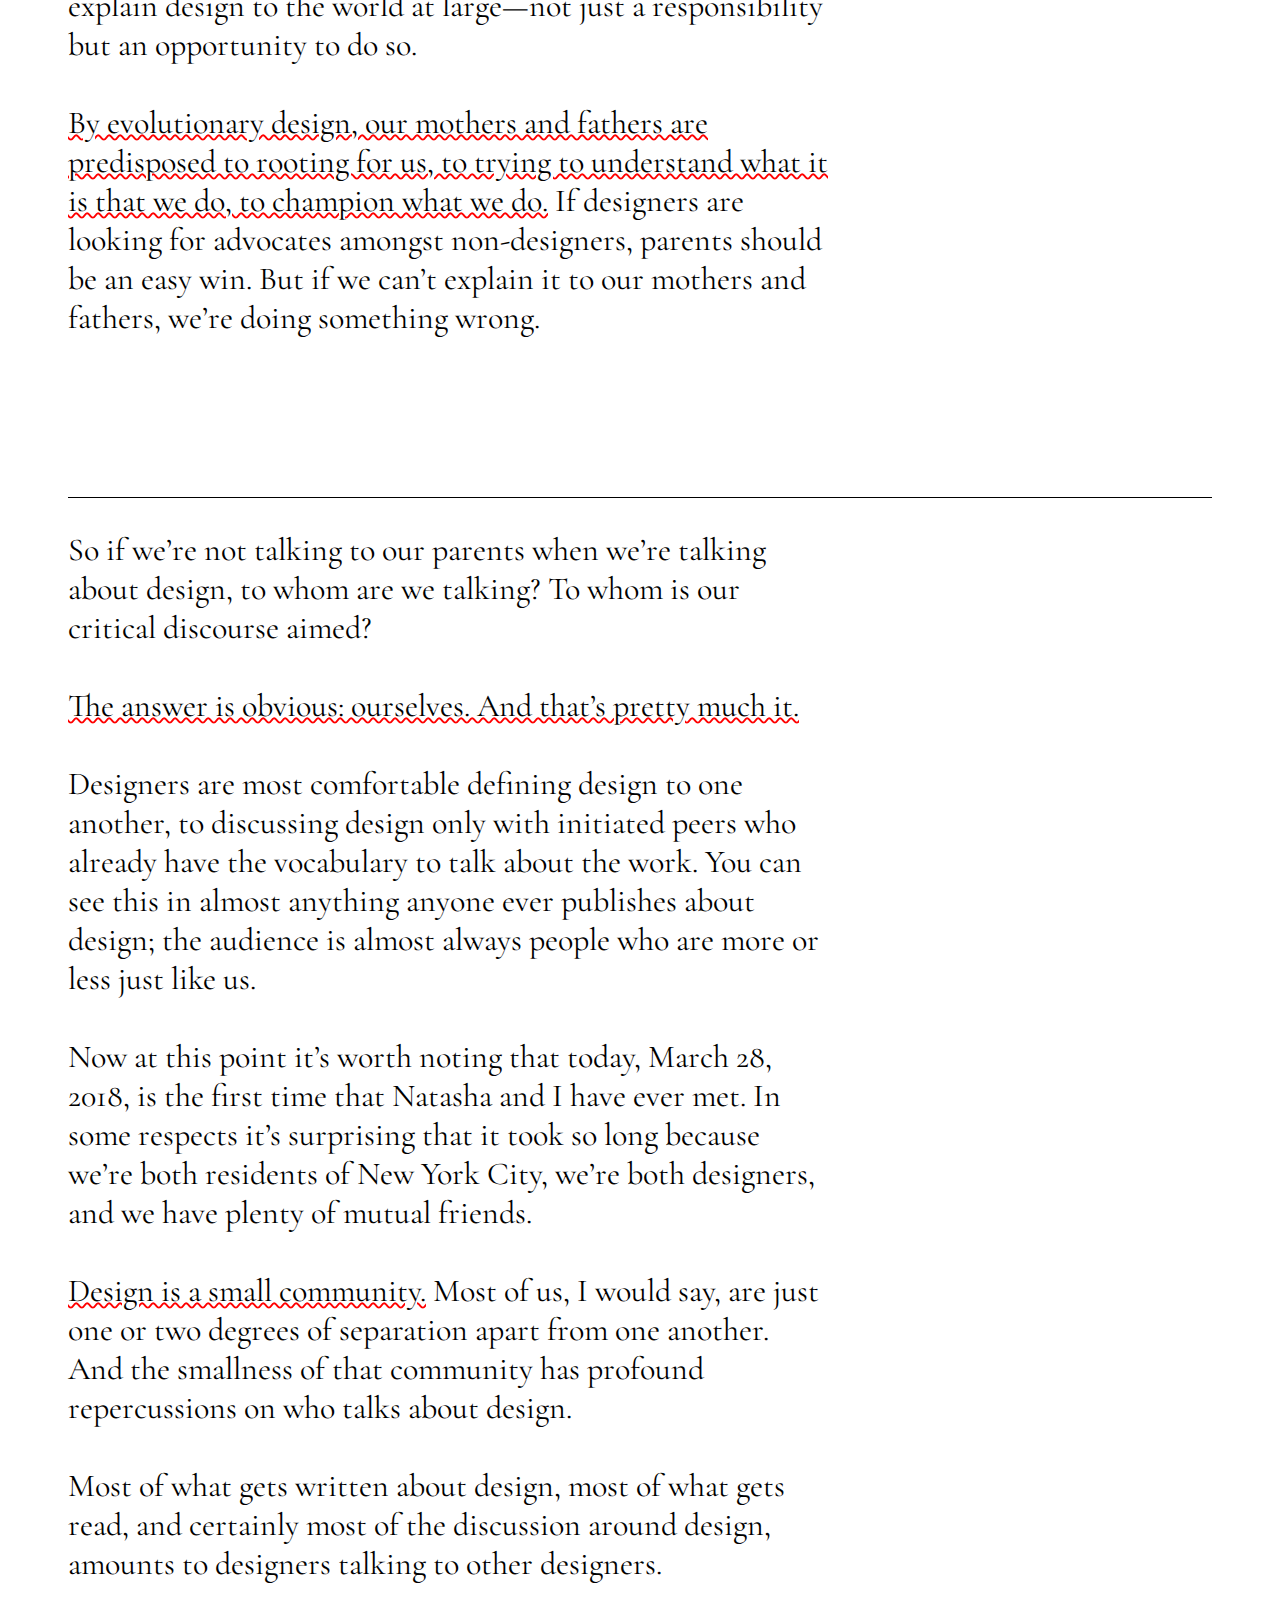
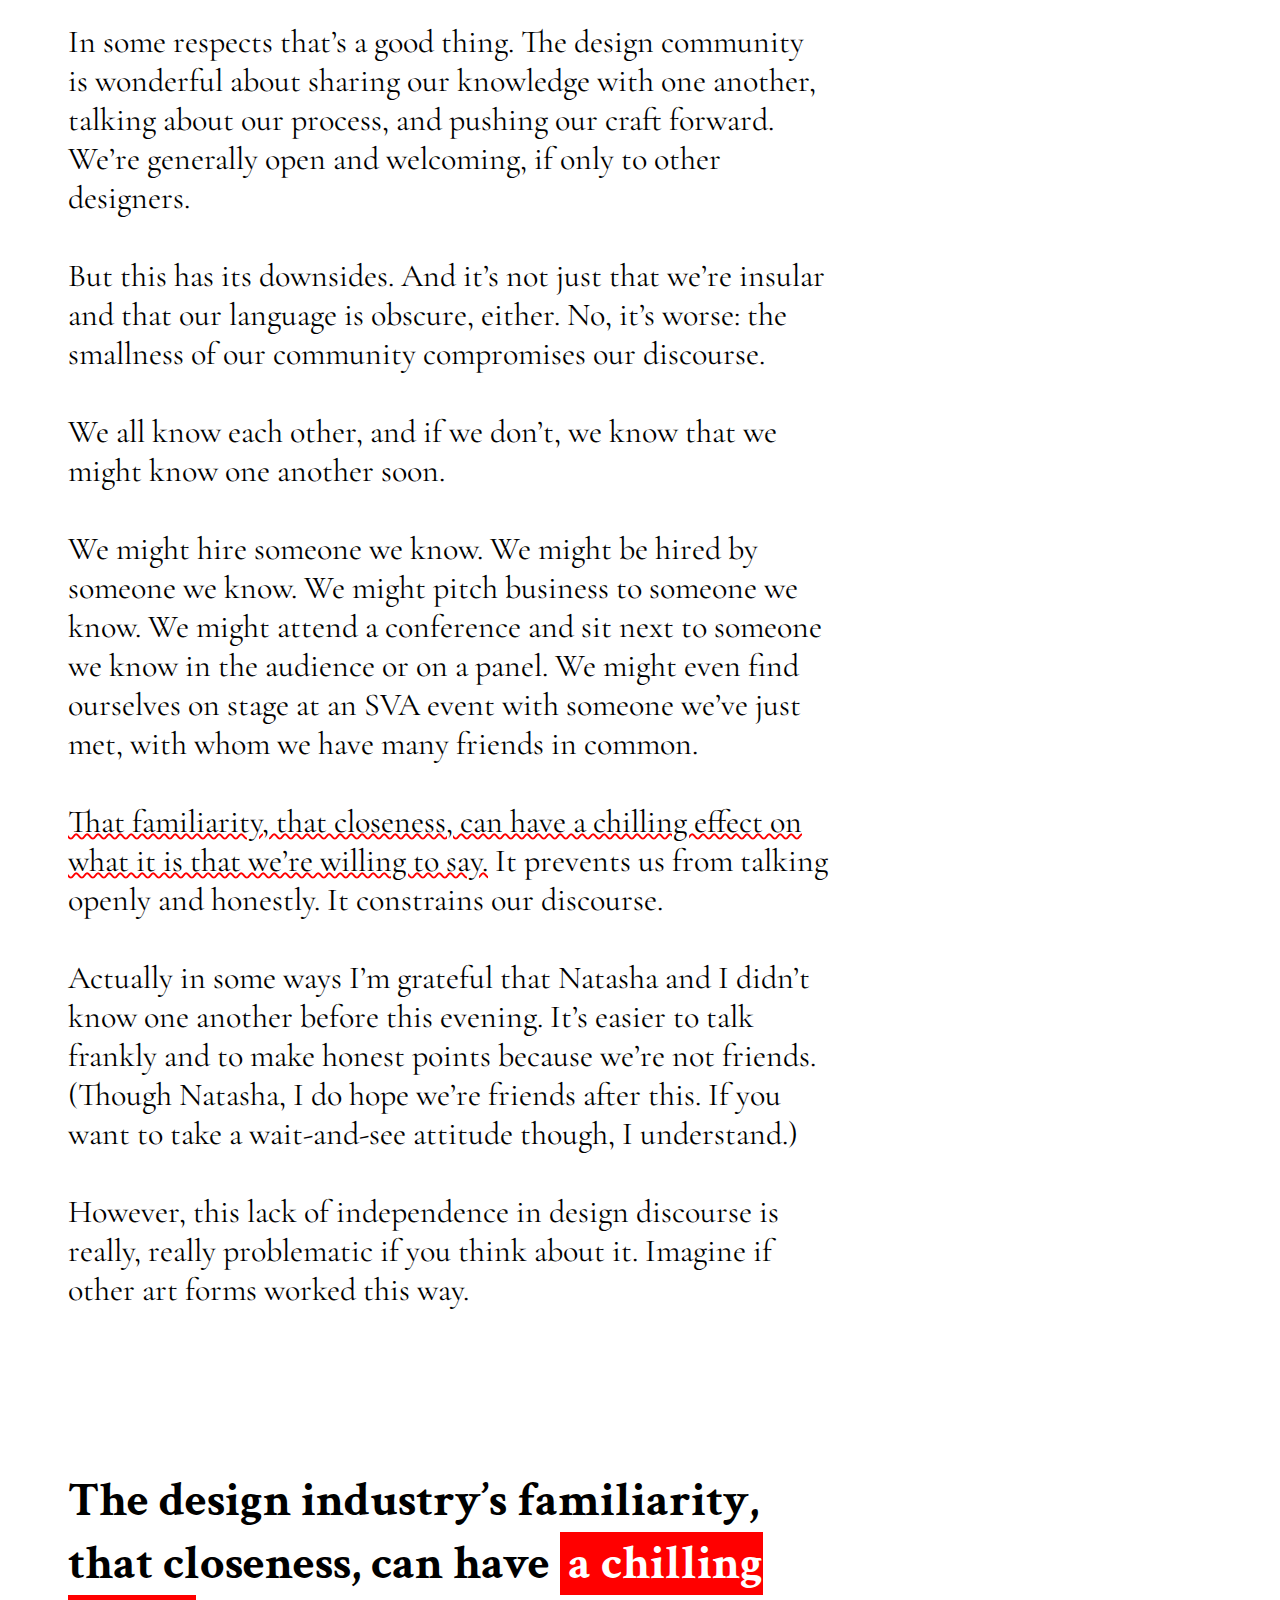
<file: terrible.html>
<!DOCTYPE html>
<html>
    <head>
        <meta charset="utf-8">
        <meta name="viewport" content="width=device-width, initial-scale=1" />
        <link rel="stylesheet" href="common.css">
        <link rel="stylesheet" href="direction-3.css">
        <title>I wrote the book on user-friendly design. What I see today horrifies me</title>
    </head>
    <body>
        <nav class="navbar">
            <input type="checkbox" id="menutoggle" />
            <label for="menutoggle" class="hamburger">&#9776;</label>
            <ul class="menu">
              <li><p><a href="index.html">Home</a></p></li>
              <li><p><a href="hard.html">Hard</a></p></li>
              <li><p><a href="horrify.html">Horrify</a></p></li>
              <li><p><a href="terrible.html">Terrible</a></p></li>
            </ul>
        </nav>
        <header>
        <h1><a href="https://www.subtraction.com/2018/04/02/in-defense-of-design-thinking-which-is-terrible/" class="tooltip" title="See the original article" target="_blank">In Defense of Design Thinking, Which Is <span class="horror">Terrible</span></a></h1>
        <p class="normalp">Khoi Vinh | April 2, 2018</p>
        <div class="vertical-line"></div>
        <h3 id="headerh3">Last week I took part in the Third Annual Phil Patton Lecture, hosted by the Masters Program in Design Research at The School of Visual Arts in New York. The event is held in honor of the program’s former faculty member, design journalist <span class="red">Phil Patton</span>, who passed away in 2015.</h3>
        </header>
        <hr class="horizontal-line"></span>
        <section>
        <p>
            Its format is a bit unique: it begins with a feature speaker who lectures on a topic at the intersection of design, research and writing, followed by a respondent speaker who offers a <span class="redunderline">counter-argument.</span><br><br>

            This year’s event was hosted by writer and filmmaker Adam Harrison Levy. The feature lecture was given by Natasha Jen, partner at Pentagram in New York, who talked about “The Designer as Critic.” At the core of her talk was a skepticism about the merits of the <span class="redunderline">“design thinking”</span> approach to problem solving. In the past, in other lectures, Jen has stated explicitly her belief that “Design thinking is bullshit.”<br><br>

            I presented a response which might best be titled <span class="redunderline">“In Defense of Design Thinking, Which Is Terrible.”</span> I’ve rewritten my speaker notes in more readable form below. It combines many of the themes in talks I’ve been giving for the past year alongside new ideas about design vernacular, democratization and more. You can also watch video of both lectures at designresearch.sva.edu.
        </p>
        
        <hr class="horizontal-line"></span>
        <p>
            It’s an honor to be on stage here, taking part in the Phil Patton lecture. What a wonderful legacy he left.<br><br>

            Also it’s such an honor to be on stage with Natasha, of whom I’ve been a fan for a number of years. Thank you Natasha for your address. I’m going to try my best to live up to it with some remarks of my own.<br><br>

            What to do with design thinking? Actually, when it comes to design thinking, I can take it or leave it. There are some great things about design thinking, but it’s also true that design thinking has its downsides.<br><br>

            It can be superficial, it can be misleading, and it can produce bad design. (That last concept, “bad design,” is an idea I’d like to come back to in a moment.) Even so, <span class="redunderline">design thinking is still a useful lesson in how we, as designers, think about the democratization of our craft.</span>
        </p>

        <hr class="horizontal-line"></span>
        <p>
            Before I dive too far into design thinking though, I want to talk first about technology, coding and engineering. You can’t talk about design without talking about these things. I won’t be making an apples-to-apples comparison, of course, because I’m going to be talking about engineering very broadly, and design thinking is relatively narrow—it’s just a slice of design, not the entirety. Nevertheless, <span class="redunderline">engineering is useful as a proxy for discussing design being done by non-designers.</span><br><br>

            How many people here know how to code? Okay a sizable minority of you.<br><br>

            If you’ve ever tried to learn how to code and you weren’t trained in a computer science program at college, you know that there’s still no shortage of educational resources out there for you.<br><br>

            We all know the “For Dummies” series of books, which cover everything. Just as there’s a “Woodworking for Dummies,” there’s also a slew of programming-oriented titles: “JavaScript for Dummies,” “C for Dummies,” and one for just about every language out there.<br><br>

            Similarly you could go to a place like Khan Academy online, where you can learn to program for free, forever. Amazing.<br><br>

            And Apple has a wonderful product called Swift Playgrounds. It’s an app for your iPad but it’s really an environment where kids can learn to program. Apple is of course invested in getting as many people to use their technology products as they can, and in fact they promote their Swift programming language with this page on their site, with the headline <span class="redunderline">“Everyone Can Code.”</span><br><br>

            “Everyone Can Code” is an interesting idea. The implication is that there will be a lot of good code out there, but it also implies that there will be a lot of bad code too. In a world where everyone can code, not all code will be good. There will be bad code, in fact.<br><br>

            It’s worth noting though that engineering as a discipline, as a trade, as a profession is largely unthreatened by the idea of bad code. In fact, you could say that the prevalence of bad code has been a boon to the world of engineering. In spite of all the bad code being written out there, the discipline is thriving.<br><br>

            This is due in part to the fact that engineering has come to be widely distributed. It’s everywhere now, in everything, and that has helped establish a cultural comfort with engineering, with its tools and, importantly, with its vernacular.<br><br>

            We all speak engineering now. Not just words like “gigabytes,” “megahertz” and “RAM.” Those are terms that we’ve adopted in order to better describe technology.<br><br>

            But we’ve also adopted technology terms as a way of describing our own world. Words like “reboot,” “bandwidth,” “offline” and “beta.” We use these words not just to talk about modern life, but also to cement the relationship between technology and our daily life.<br><br>

            Even numbers, which theoretically have no meaning, are influenced by this relationship. When we say “1.0” and “2.0,” we are connoting specific ideas and meanings derived from tech.<br><br>

            In fact, you could say that bad engineering, just like good engineering, has helped turn technology into the most powerful force for change in the 21st century. Engineering has been incredibly democratized and it’s been good for engineers. Today’s engineers are in greater demand than ever.<br><br>

            And <span class="redunderline">yet design—and designers—seem perpetually threatened by democratization.</span> I’ve been a designer for two and a half decades and I’ve seen this again and again.
        </p>
        
        <h3>Design—and designers—seem perpetually threatened by <span class="red">democratization.</span></h3>
        <hr class="horizontal-line"></span>
        <p>
            We’ve talked for years about accreditation, the idea of licensing designers and regulating design. This would require designers to pass the equivalent of a bar exam in order to work professionally, thereby <span class="redunderline">controlling the gates of who gets to practice design.</span><br><br>

            We bemoan services like 99 Designs, a marketplace for design services where designers can bid on small projects. The end result that we fear from sites like this is downward pressure on the economics of design.<br><br>

            And with great passion, we’ve fought the custom of spec work, in which designers and design companies do free work in the hopes of winning paid contracts. A good argument can be made against spec work, of course. But sometimes our vehement opposition to it seems to exist out of spite, like rich one-percenters incensed by the idea of social services.<br><br>

            And it’s this tradition that I’m reminded of when I consider the backlash against design thinking. It sounds like more of the same. It sounds territorial—like designers defending our turf.<br><br>

            In Natasha’s appearance at last year’s 99U conference, she offers this definition for design thinking:
            </p>
            <h3 id="thinking">
                <span class="red">Design thinking</span> packages a designer's way of working
                for a non-designer audience by codifying their
                processes into a prescriptive, step-by-step approach to
                creative problem solving -claiming that it can be
                applied by anyone to any problem.
            </h3>
            <p>
            When I saw that, I was immediately struck by its territoriality. I know this was not her intention, but for me the unmistakable implication was…<br><br>

            Only designers can do design.<br><br>

            And also, perhaps, only designers should do design.<br><br>

            To expand on this reaction, allow me to go a bit deeper into my analogy of technology.<br><br>

            Some of you may be familiar with Eric S. Raymond’s book <span class="redunderline">“The Cathedral and the Bazaar.” </span>This is a foundational text in the idea of open source, which is arguably the ultimate expression of democratization in modern technology.<br><br>

            Put somewhat simplistically, Raymond’s book argued that there is a dichotomy of approaches to software development.<br><br>

            There’s the cathedral model, in which software and technology are solely the domain of the developer. If you think about early computing in the 1960s and 1970s, in order to participate in digital technology, you’d usually have to drive to a computer center where huge mainframes were housed, a kind of cathedral of technology administered by a priesthood of computer scientists.<br><br>

            In the bazaar model, by contrast, software is iterated on in public view, and everyone is able to participate. Technology happens everywhere in the bazaar, and this approach is in part why we have supercomputers in our pockets, on our wrists, and available everywhere we go.<br><br>

            Now, when I think about this particular part of Natasha’s quote…<br><br>

            …Claiming that it can be applied by anyone to any problem<br><br>

            …it sounds like that same tension between a cathedral model and a bazaar model. It suggests that design, when it’s practiced out in the wild, is problematic, is superficial, is misleading, leads to bad design. And it also implies that <span class="redunderline">good design is practiced by only “real” designers, under controlled circumstances, addressing only worthy problems.</span>
        </p>
        
        <h3>There has long been an economic incentive for designers, especially in studios and agencies, to shroud design itself <span class="red">in secrecy</span>.</h3>
        <hr class="horizontal-line"></span>
        <p>
            Now when we listen to arguments like this for the sanctity of the design cathedral—or the fallacy of the design bazaar—it’s important to keep in mind how the business of design has traditionally worked. Put simply, there has long been an economic incentive for designers, especially in studios and agencies, to shroud design itself in secrecy, to obfuscate the particulars of its methods. Maybe even moreso, there is an economic incentive to promote designers as <span class="redunderline">“genius inventors,”</span> singular talents who are uniquely able to channel the spirits of “good” work—priests in the cathedral of design.<br><br>

            Designers want design to be an exclusive domain. They want its processes to be mysterious, and often rooted in the idiosyncrasies of mercurial creative directors and savants, because it preserves the perceived value of our craft. Put more plainly: the more difficult design is to practice, the more lucrative it is for practicing designers.<br><br>

            But, as the dichotomy of the cathedral and the bazaar implies, if you have an idea—a force of nature—like technology, it becomes most powerful when it’s democratized, when it gets out there into the world and in the hands of millions of people.<br><br>

            I believe this is true of design, too.<br><br>

            <span class="redunderline">Any embrace of design by non-designers is a good thing, and design thinking qualifies here.</span> The reason for this is that when that happens, it means our language, the vocabulary of design, is broadening to the rest of the world.</span>
        </p>
        
        <h3>Any embrace of design by <span class="red">non-designers</span> is a good thing, and design thinking qualifies</h3>
        <hr class="horizontal-line"></span>
        <p>
            This is important because relatively little of the world of design has crept out into the world at large, out beyond our professional circles. Those who aren’t already clued into the parlance of design don’t have the language to talk about what it is that design does and can do. There are few if any design counterparts to words like “reboot,” “bandwidth,” “offline,” and “beta”—those words that I mentioned earlier which have earned their places in the common vernacular. And when you lack language, you also lack the capacity to understand.<br><br>

            Now another question for the audience: how many of you are designers? From the show of hands, it looks like most of you.<br><br>

            And how many of you have been able to successfully explain what you do to your mom?<br><br>
            That question always incites chuckles. We joke inveterately about our mothers and fathers’ inability to understand what it is that we do. The humor comes from love of course, because we imagine they’ll never understand. But when we settle for that circumstance, when we accept it without contest, we’re effectively abdicating our responsility to explain design to the world at large—not just a responsibility but an opportunity to do so.<br><br>

            <span class="redunderline">By evolutionary design, our mothers and fathers are predisposed to rooting for us, to trying to understand what it is that we do, to champion what we do.</span> If designers are looking for advocates amongst non-designers, parents should be an easy win. But if we can’t explain it to our mothers and fathers, we’re doing something wrong.
        </p>

        <hr class="horizontal-line"></span>
        <p>
            So if we’re not talking to our parents when we’re talking about design, to whom are we talking? To whom is our critical discourse aimed?<br><br>

            <span class="redunderline">The answer is obvious: ourselves. And that’s pretty much it.</span><br><br>

            Designers are most comfortable defining design to one another, to discussing design only with initiated peers who already have the vocabulary to talk about the work. You can see this in almost anything anyone ever publishes about design; the audience is almost always people who are more or less just like us.<br><br>

            Now at this point it’s worth noting that today, March 28, 2018, is the first time that Natasha and I have ever met. In some respects it’s surprising that it took so long because we’re both residents of New York City, we’re both designers, and we have plenty of mutual friends.<br><br>

            <span class="redunderline">Design is a small community.</span> Most of us, I would say, are just one or two degrees of separation apart from one another. And the smallness of that community has profound repercussions on who talks about design.<br><br>

            Most of what gets written about design, most of what gets read, and certainly most of the discussion around design, amounts to designers talking to other designers.<br><br>

            In some respects that’s a good thing. The design community is wonderful about sharing our knowledge with one another, talking about our process, and pushing our craft forward. We’re generally open and welcoming, if only to other designers.<br><br>

            But this has its downsides. And it’s not just that we’re insular and that our language is obscure, either. No, it’s worse: the smallness of our community compromises our discourse.<br><br>

            We all know each other, and if we don’t, we know that we might know one another soon.<br><br>

            We might hire someone we know. We might be hired by someone we know. We might pitch business to someone we know. We might attend a conference and sit next to someone we know in the audience or on a panel. We might even find ourselves on stage at an SVA event with someone we’ve just met, with whom we have many friends in common.<br><br>

            <span class="redunderline">That familiarity, that closeness, can have a chilling effect on what it is that we’re willing to say.</span> It prevents us from talking openly and honestly. It constrains our discourse.<br><br>

            Actually in some ways I’m grateful that Natasha and I didn’t know one another before this evening. It’s easier to talk frankly and to make honest points because we’re not friends. (Though Natasha, I do hope we’re friends after this. If you want to take a wait-and-see attitude though, I understand.)<br><br>

            However, this lack of independence in design discourse is really, really problematic if you think about it. Imagine if other art forms worked this way.
        </p>
        
        <h3>The design industry’s familiarity, that closeness, can have <span class="red">a chilling effect</span> on what it is that we’re willing to say.</h3>
        <hr class="horizontal-line"></span>
        <p>
            Consider Michael Kimmelman, architecture critic at The New York Times. He nearly won a Pulitzer for his incisive writing which puts architecture in context, gives it meaning and makes it more relevant for countless people.<br><br>
            Now imagine if Kimmelman were a practicing architect. Imagine that he has projects all over the world and is working on a huge high rise in downtown Manhattan at the same time as he files his bylines at The Times. That would undoubtedly and profoundly change the way we think about what he has to say about architecture.<br><br>

            Think about more “populist” arts, too. Gene Siskel and Roger Ebert, who rose to prominence as film critics in the 1970s. They used to have a syndicated television show and for years they would come into our homes every week and talk not just about what was in theaters but also about the ideas behind film. In doing so they turned us all into better informed, more passionate moviegoers.<br><br>

            What if Siskel had been a working film producer too? Or if Ebert was a screenwriter and director at the same time as he was a critic. The effect would have been that they would have both been far, far less influential than they were, and we’d all be poorer for it.<br><br>

            That hypothetical scenario happens to be exactly the situation that design finds itself in today—we have a heavily compromised discourse. Just about everything that gets written about design, every robust discussion about design is constrained from being truly honest, truly open, and from truly pushing the profession towards greater relevance to the world at large.<br><br>

            I might even argue that in a more ideal world, Natasha shouldn’t be here tonight giving a lecture in honor of Phil Patton. And I would certainly argue that I shouldn’t be up on stage here either. For all you know, I could be just really craftily trying to sell you on Adobe software.<br><br>

            Who should be here? An independent voice, a critic whose job it is to think and talk about and interrogate design. Someone whose income is not derived from the practice of design, whose agenda is clear and unbiased when it comes to interrogating design’s practices, its implications, and its people.<br><br>

            Unfortunately we don’t have a lot of independent design critics. This is true for a host of reasons. And whether it’s a cause or an effect, the fact of the matter is that design discourse is dominated by designers, and that is a major defect of our industry.<br><br>

            I offer this complaint not just because I long for our craft to be taken more seriously as an art form (which I do). This is about more than recognition.<br><br>

            It’s also about how vitally important it is for designers to contribute at this very moment in history.<br><br>

            If you Google the term “tech backlash” you’ll get no shortage of results that reference this pivotal moment in the relationship between people and the digital world we’ve all been building the past few decades.<br><br>

            There are headlines about how people are re-evaluating how they interact with Facebook, Google and Twitter. There are widespread concerns about the massive amounts of data that have been compiled about all of us, all with worrisome opaqueness. Even the devices we love, like the powerfully liberating smartphones we all carry around, are now seen as having potentially damaging effects on our mental health. And of course there is alarm at the way that our social media activities have basically been weaponized against us and against democracy.<br><br>

            The world at large and maybe even many of the people in this room think of these purely as tech problems. But upon deeper reflection I bet that many if not all of you would agree that these are just as much design problems as they are tech problems. And you’d likely all agree that designers can—and should—contribute to the solutions for these challenges.<br><br>

            However <span class="redunderline">if you Google “design backlash” the results are dramatically different. </span>You’ll get almost none of those stories about this moment in history. Just a random selection of results that happen to include the words “design” and “backlash” on the same page.<br><br>

            That is as stark as any an illustration of how little the world understands design, how little it values design, how little it thinks of design as a critical factor in changing the world.
        </p>
        <h3>The way we’ve jealously protected the language and tools of design, the way we’ve focused so much on the ‘genius designer’ has been <span class="red">counterproductive</span>.</h3>
        <hr class="horizontal-line"></span>
        <p>
            We all know that impression is wrong. We’ve been arguing the exact opposite for decades. We’ve been relentlessly advocating for the importance of design.<br><br>

            <span class="redunderline">But the way we’ve been arguing has been counterproductive.</span><br><br>

            Our insular discourse, the way we’ve jealously protected the language and tools of design, the way we’ve focused so much on the “genius designer”… these behaviors have all worked against our own interests.<br><br>

            They’ve limited us, limited the opportunities we get to contribute to the fullest of our ability. And they’ve limited our capacity to fulfill design’s true potential as the world-changing force that we’ve all been insisting that it is.
        </p>
        <h3>Ultimately debates like this are about a simple question: what do we want <span class="red">design</span> to be?</h3>
        <hr class="horizontal-line"></span>
        <p>
            So when I consider design thinking, it matters less to me whether it leads to a lot of bad design or not. What matters to me is whether it helps broaden the language of design, if it helps expand the community of design, if it helps build a world that values and understands design better than it does today. If design thinking is making us more relevant to the world at large, leading non-designers to embrace the way designers think, then the net effect strikes me as positive.<br><br>

            So design thinking? Sure.<br><br>

            I’d be happy to have, alongside design thinking, the idea of “design feeling” too.<br><br>

            “Design sleeping”? “Design eating”? Bring it on.<br><br>

            Ultimately debates like this are about a simple question: <span class="redunderline">what do we want design to be?</span><br><br>

            Do we want it to be as small as it is today, an insular community with an obscure language that largely gets ignored by the world at large? Or do we want it to be as big and influential and as inspiring as we all know it can be?<br><br>

            Thank you.
        </p>
        <div>
            <input type="checkbox" id="responsetoggle" />
            <label for="responsetoggle" class="response"><h3>Response </h3></label>
            <p class="responsehidden">
            November 29, 2023 <br>
            Fortunately, considering this article from 2018, I believe several aspects highlighted by the writer have seen significant progress. Like developers, the realm of designers has become more transparent, with a growing trend of openly sharing design systems and resources. I firmly believe that this shift is fostering substantial advancements within the design sphere, heralding an era of continuous improvement.
            </p>
        </div>
        </section>
    </body>
</html>
</file>
<file: common.css>
@import url('https://fonts.googleapis.com/css2?family=Nosifer&display=swap');
@import url('https://fonts.googleapis.com/css2?family=Raleway:wght@800&display=swap');
@import url('https://fonts.googleapis.com/css2?family=Montserrat+Subrayada:wght@700&display=swap');
@import url('https://fonts.googleapis.com/css2?family=Montserrat+Alternates&display=swap');
@import url('https://fonts.googleapis.com/css2?family=Montserrat&display=swap');
@import url('https://fonts.googleapis.com/css2?family=Cinzel+Decorative:wght@700&display=swap');
@import url('https://fonts.googleapis.com/css2?family=Nunito:wght@300&display=swap');
@import url('https://fonts.googleapis.com/css2?family=Nunito:wght@600&display=swap');
@import url('https://fonts.googleapis.com/css2?family=Crimson+Text:wght@600&italic&display=swap');
@import url('https://fonts.googleapis.com/css2?family=Cormorant+Garamond:wght@500&display=swap');
@import url('https://fonts.googleapis.com/css2?family=Cinzel:wght@700&display=swap');
@import url('https://fonts.googleapis.com/css2?family=Bad+Script&display=swap');


body {
    padding: 20px;
}

:root {
    --base-font-size: 1.3rem; 
    --typography-h1: calc(var(--base-font-size) * 2.2);
    --typography-h3: calc(var(--base-font-size) * 1.3);
    --typography-p: var(--base-font-size);
}

h1 {
  font-size: var(--typography-h1);
}
h3 {
  font-size: var(--typography-h3);
}
p {
  font-size: var(--typography-p);
}

@media screen and (max-width:375px) { 
    h3 {
        width: 80%;
    }
    p {
        width: 80%;
        margin-bottom: 80px;
    }
}

@media screen and (min-width: 376px) and (max-width:1279px) {
    body {
        padding: 40px;
    }

    h1 {
        font-size: calc(var(--base-font-size) * 3);
    }
    h3 {
        font-size: calc(var(--base-font-size) * 2);
        width: 80%;
    }
    p {
        font-size: calc(var(--base-font-size) * 1.5);
        margin-bottom: 80px;
        width: 80%;
    }
}

@media screen and (min-width: 1280px) {
    body {
        padding: 60px;
    }

    :root {
        --base-font-size: 2rem; 
        --typography-h1: calc(var(--base-font-size) * 3);
        --typography-h3: calc(var(--base-font-size) * 1.5);
        --typography-p: var(--base-font-size);
    }

    h3 {
        width: 66.666%;
    }
    p {
        width: 66.666%;
        margin-bottom: 160px;
        /*padding: ;*/
    }   
}

.red {
    color: red;
}

h3 .red {
    background-color: red;
    padding: 0px 8px;
    color: white;
}

.redunderline {
    text-decoration: underline;
    text-decoration-style: wavy;
    text-decoration-thickness: 2px;
    text-decoration-color: red;
}

nav {
    position: fixed;
    top: 0;
    left: 0;
    width: 100%;
    background-color: #fff; 
    box-shadow: 0 0 4px rgba(0, 0, 0, 0.1);
    z-index: 1000; 
    padding-left: 20px;
}

nav a {
    text-decoration: none;
    color: red;
}

nav a:hover {
    text-decoration: underline;
    text-decoration-color: red;
    color: black;
}

#menutoggle {
    display: none;
}
  
.hamburger {
    font-size: 48px;
    cursor: pointer;
}
  
.menu {
    display: none;
}

ul {
    list-style: none;
}

.menu p {
    margin-bottom: 20px;
}
  
#menutoggle:checked ~ .menu {
    display: block;
}

.normalp {
    width: 100%;
    margin-bottom: 20px;
}

.share {
    width: 100%;
    margin-bottom: 20px;
    text-align: center;
}

.notespace {
    display: flex;
    justify-content: center;
}

.stickynote {
    width: 200px;
    height: 200px;
    padding: 20px;
    background-color: rgb(248, 230, 125);
    border-radius: 2px;
    font-family: 'Bad Script';
    line-height: normal;
    overflow: auto;
    transform: rotate(-5deg); 
}
</file>
<file: landing.css>
div a {
    text-decoration: none;
    color: red;
}


.vertical-line {
    border-left: 1px solid black; 
    height: 80px;
}

div a:hover {
    text-decoration: underline;
    text-decoration-color: red;
    color: black;
}

#datetime {
    text-align: center;
    width: 100%;
}

.middle {
    text-align: center;
    font-family: 'Cinzel Decorative';
    width: 100%;
}
</file>
<file: direction-1.css>
h1 {
    font-family: 'Montserrat Subrayada';
  }

h3 {
    font-family: 'Montserrat Alternates';
    background-color: black;
    color: white;
    padding: 5px;
}

p {
    font-family: 'Montserrat';
}
  
.horror {
    color: red;
}
</file>
<file: direction-2.css>
h1 {
    font-family: 'Cinzel';
    background-color: black;
    color: white;
    padding: 20px;
    border-radius: 10px;
  }

section {
    background-color: #E5E4E2;
    color: black;
    padding: 20px;
    border-radius: 10px;
}

h3 {
    font-family: 'Nunito';
    background-color: black;
    color: white;
    padding: 8px;
    border-radius: 20px;
    text-align: center;
    font-weight: bold;
}

#headerh3 {
    font-family: 'Nunito';
    background-color: white;
    color: black;
    text-align: left;
}

p {
    font-family: 'Nunito';
    
    line-height: 20px;
}
  
.horror {
    color: #B22222;
}

.horizontal-line {
    border: none; 
    border-top: 1px solid black;
    margin: 20px 0;
  }
</file>
<file: direction-3.css>
h1 {
    font-family: 'Cinzel Decorative';
}

h3 {
    font-family: 'Crimson Text';
}

#headerh3 {
    font-family: 'Crimson Text';
    background-color: white;
    color: black;
    font-style: italic;
}

#thinking {
    font-style: italic;
}

p {
    font-family: 'Cormorant Garamond';
    line-height: normal;
}
  
.vertical-line {
    border-left: 1px solid black; 
    height: 80px;
}

.horizontal-line {
    border: none; 
    border-top: 1px solid black;
    margin: 10px 0;
}

a {
    text-decoration: none;
    color: black;
}

a:hover {
    text-decoration: underline;
    text-decoration-color: red;
    color: black;
}

.horror {
    color: red;
}

.tooltip {
    position: relative;
}

.tooltip::after {
    content: attr(title);
    visibility: hidden;
    background-color: red;
    color: white;
    font-size: 16px;
    padding: 4px 8px;
    border-radius: 4px;
    white-space: nowrap;  
    position: absolute;
    bottom: 100%;
    left: 50%;
    transform: translateX(-25%);
}
  
.tooltip:hover::after {
    visibility: visible;
}


#responsetoggle {
    display: none;
}

.response {
    cursor: pointer;
}

.response h3 {
    color: red;
}

.response h3:hover {
    text-decoration: underline;
    text-decoration-color: red;
    color: black;
}
  
.responsehidden {
    display: none; 
}
  
#responsetoggle:checked ~ .responsehidden {
    display: block; 
}

#responsetoggle:checked + .response h3::after {
    content: "➴";
}
  
#responsetoggle:not(:checked) + .response h3::after {
    content: "➵"; 
}
</file>
